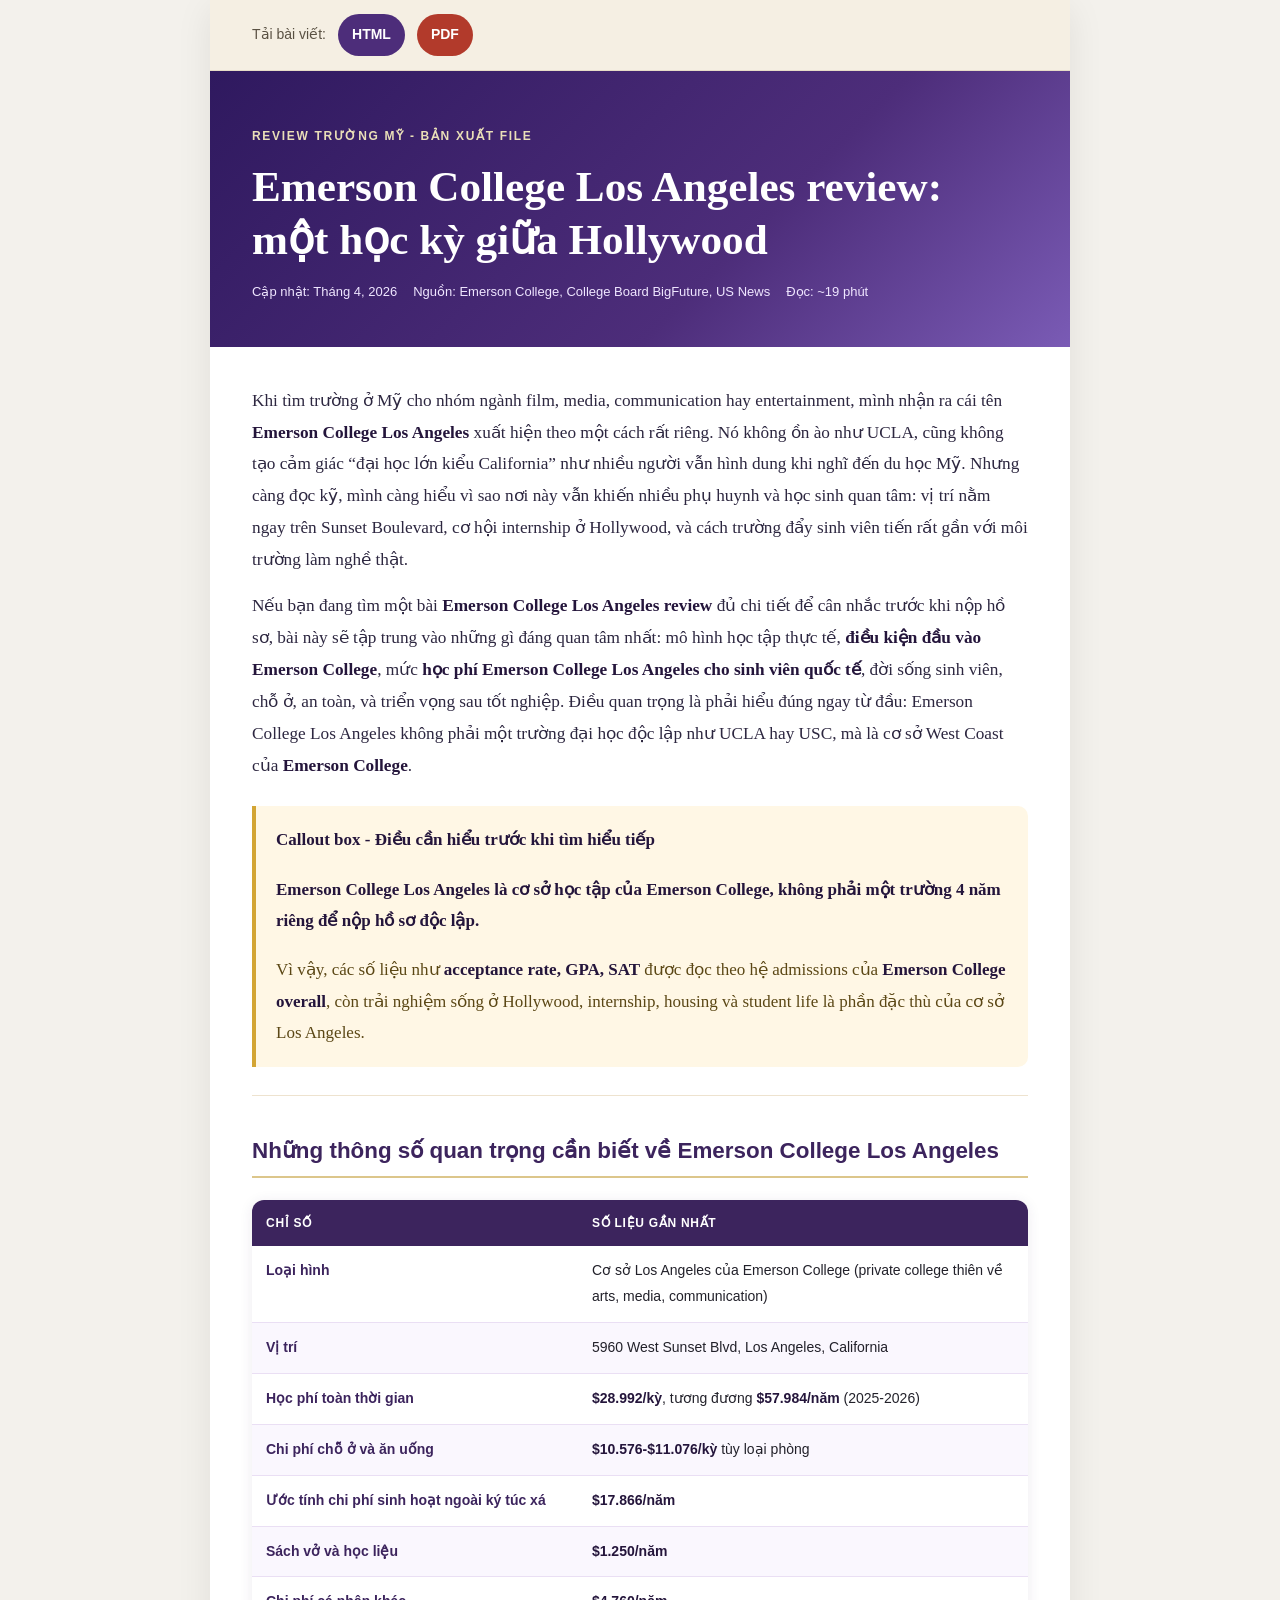
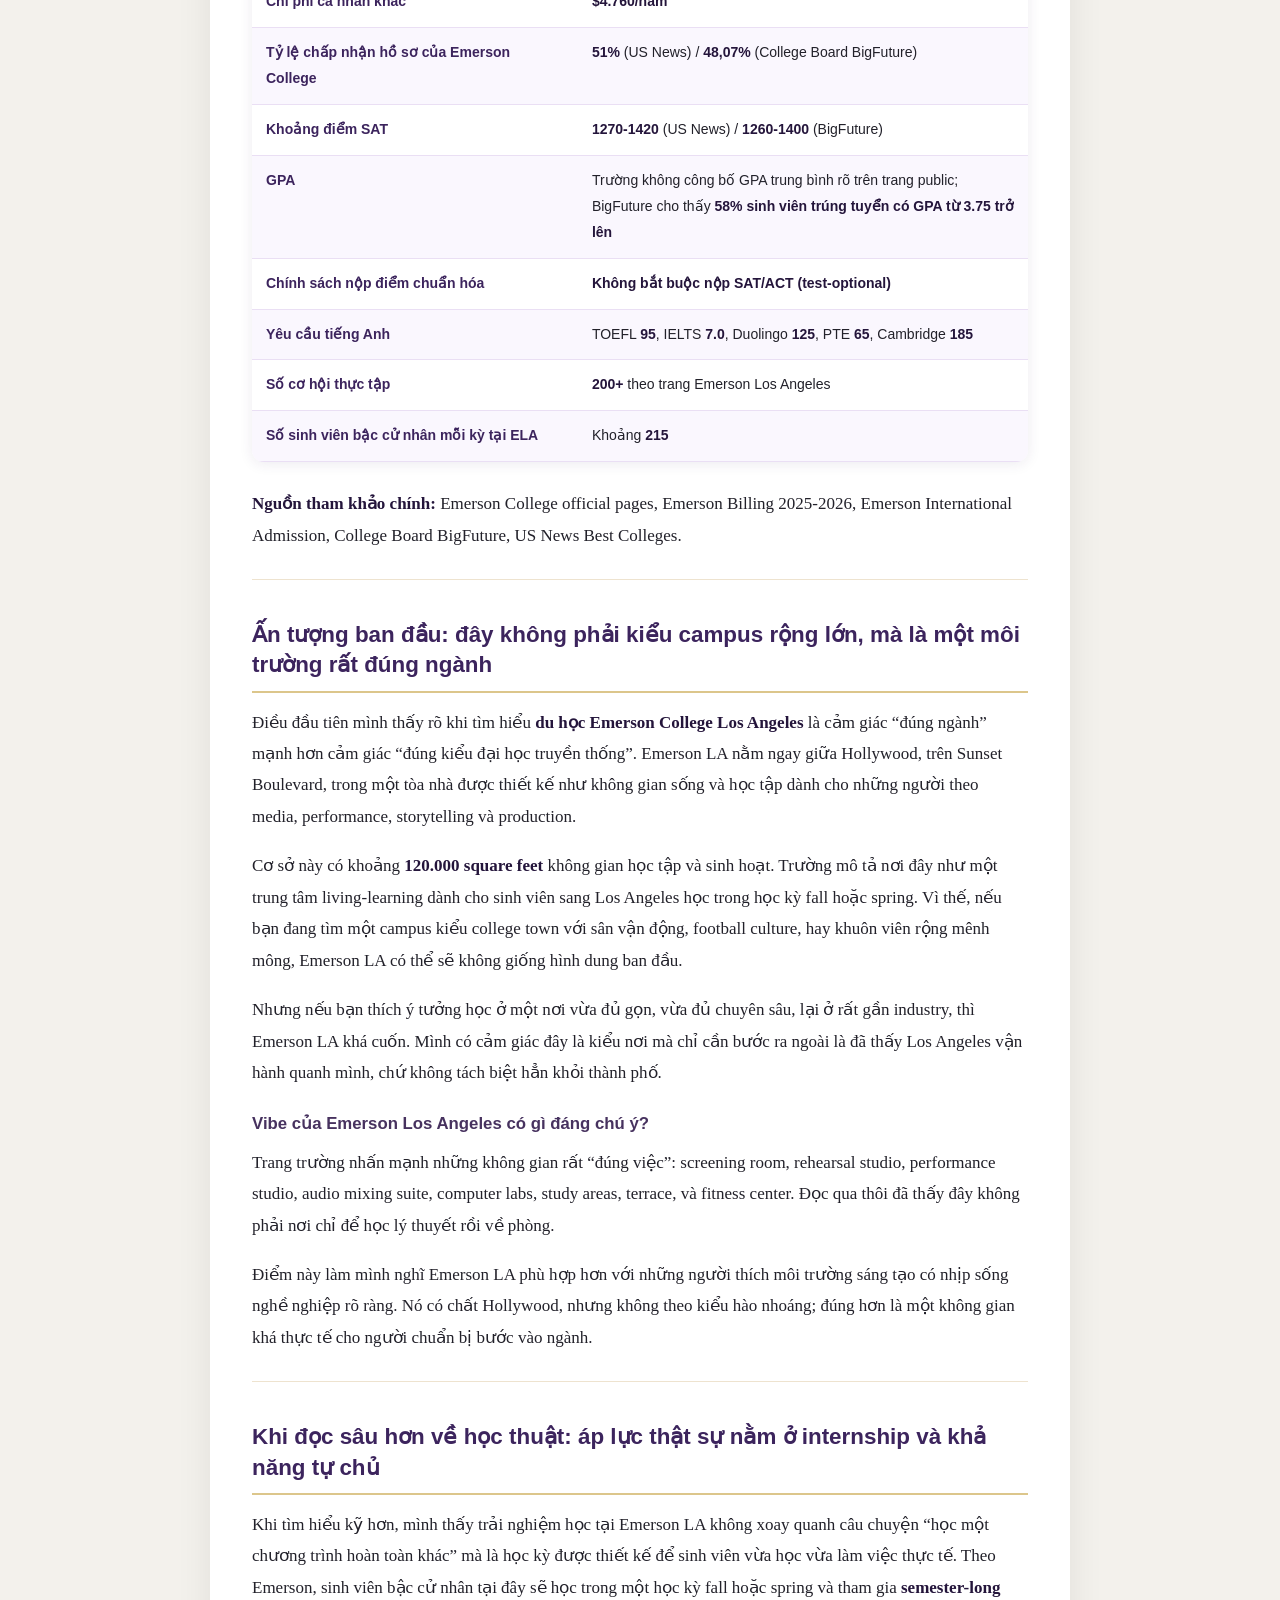
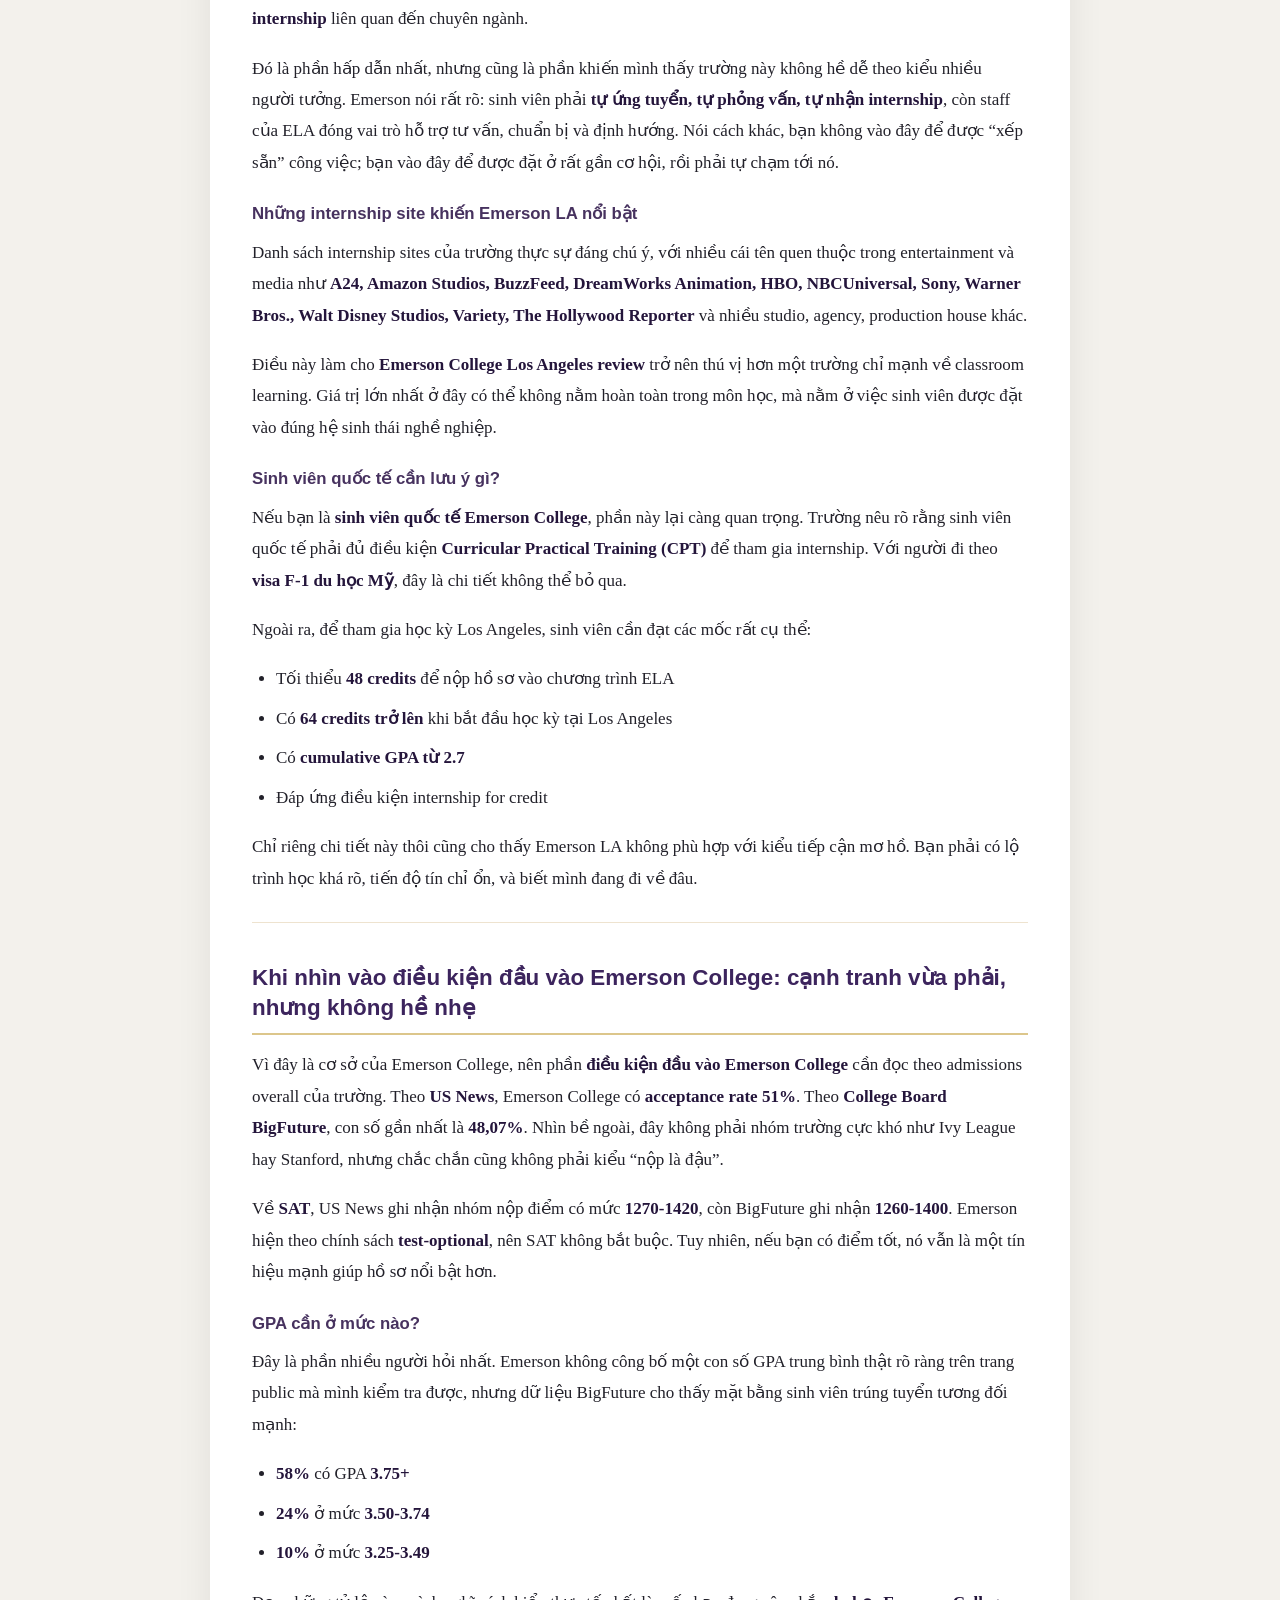
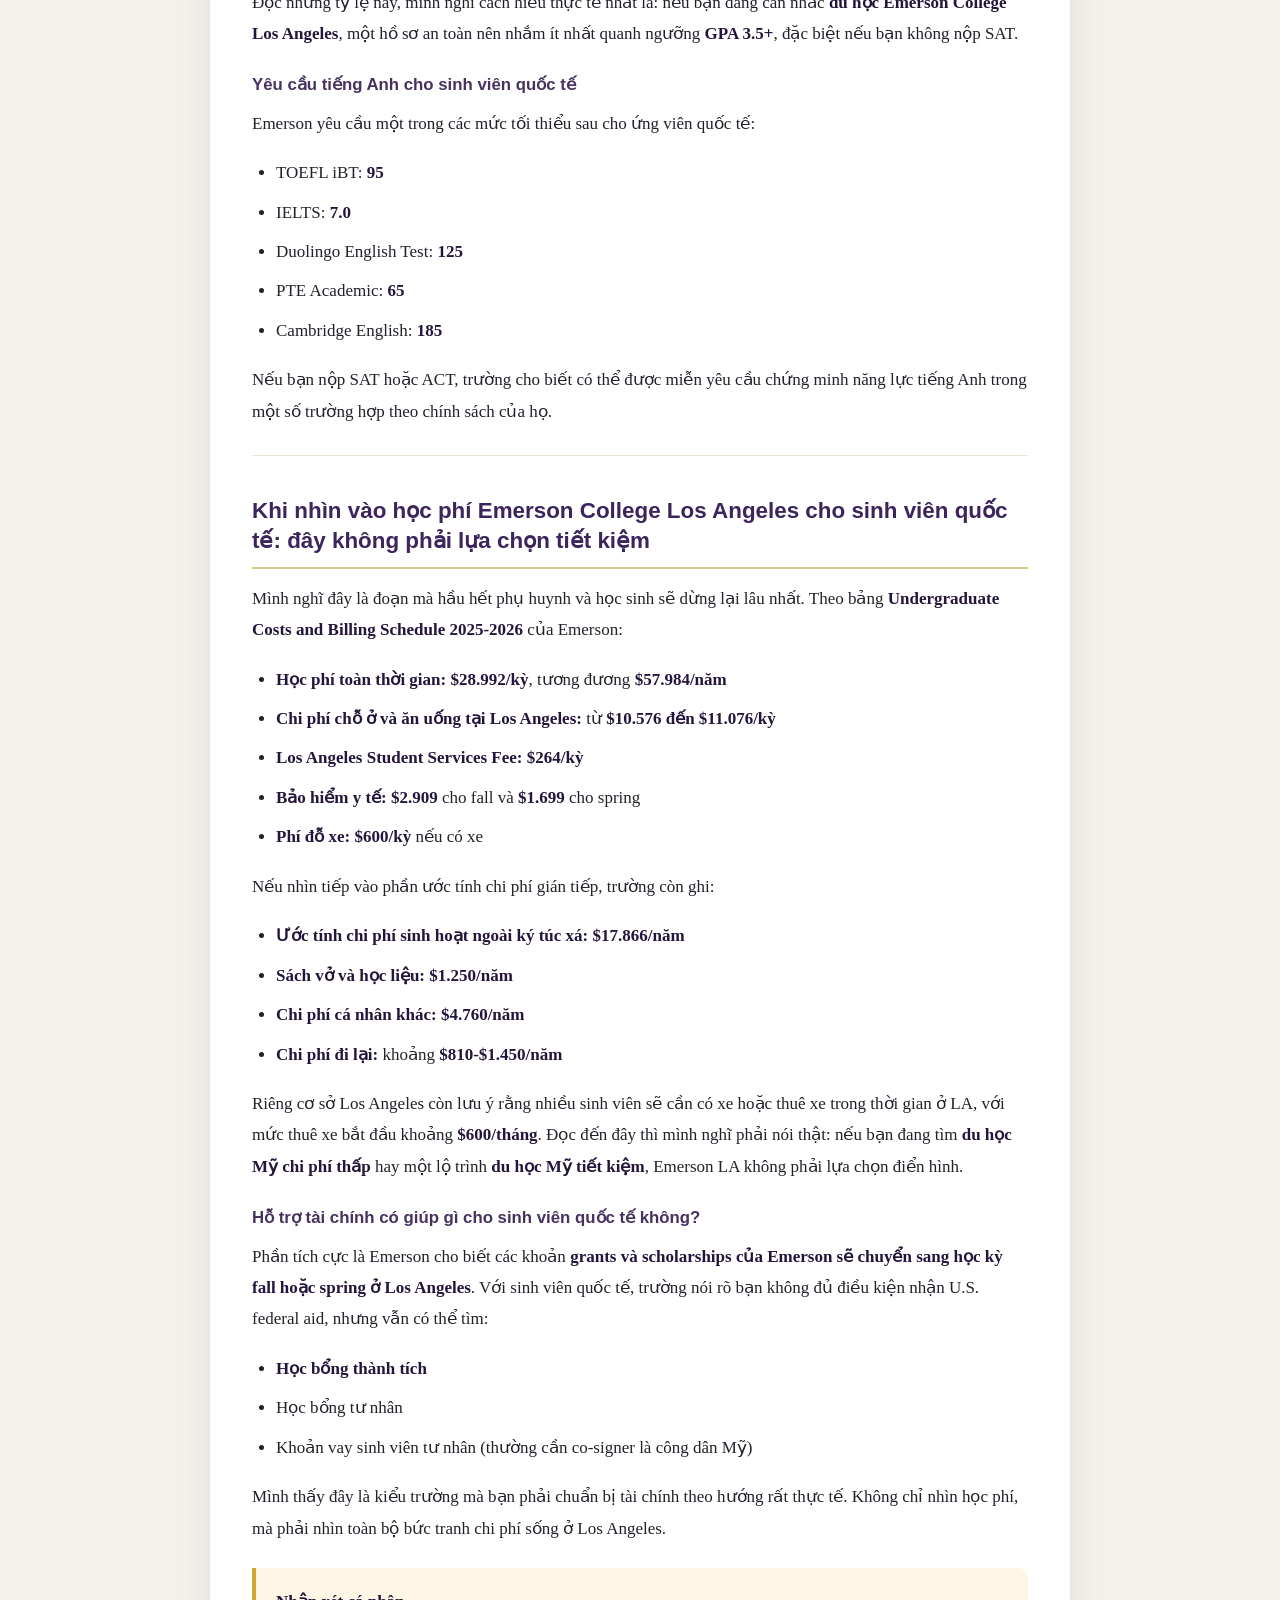
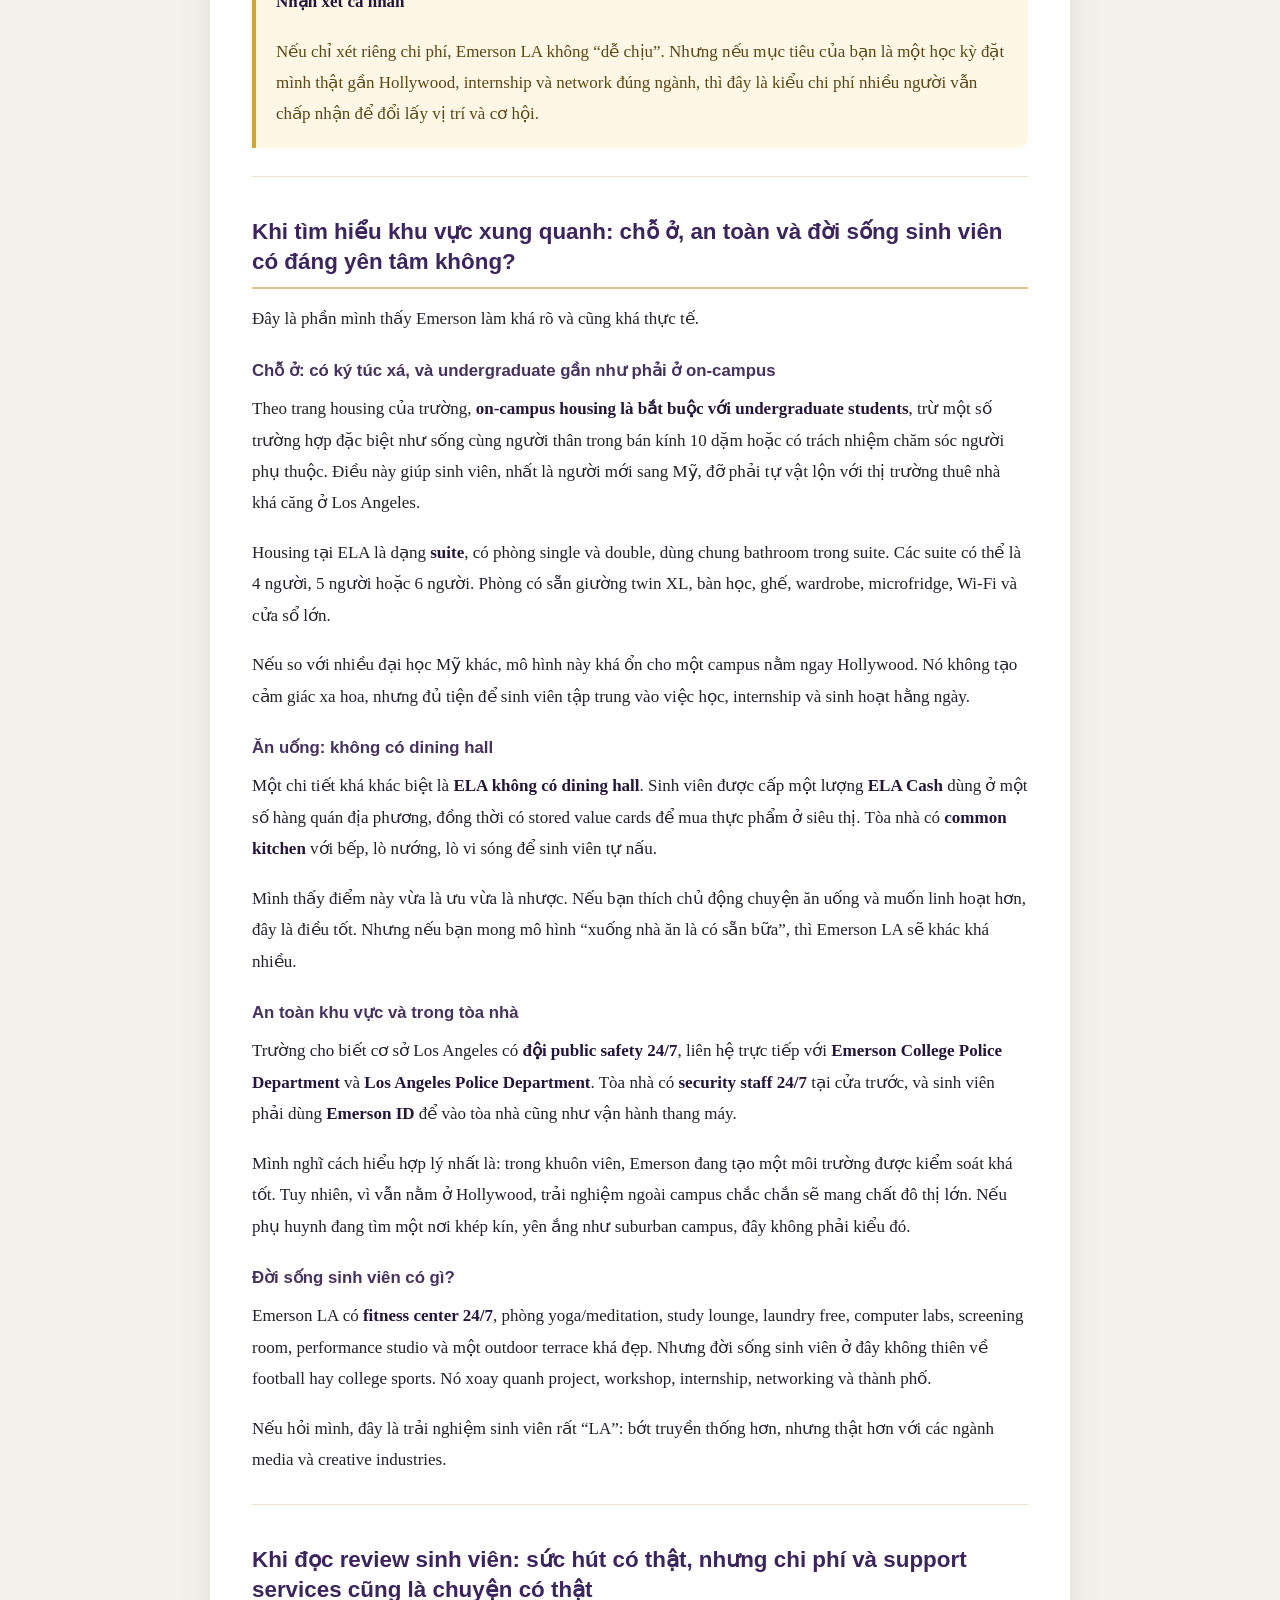
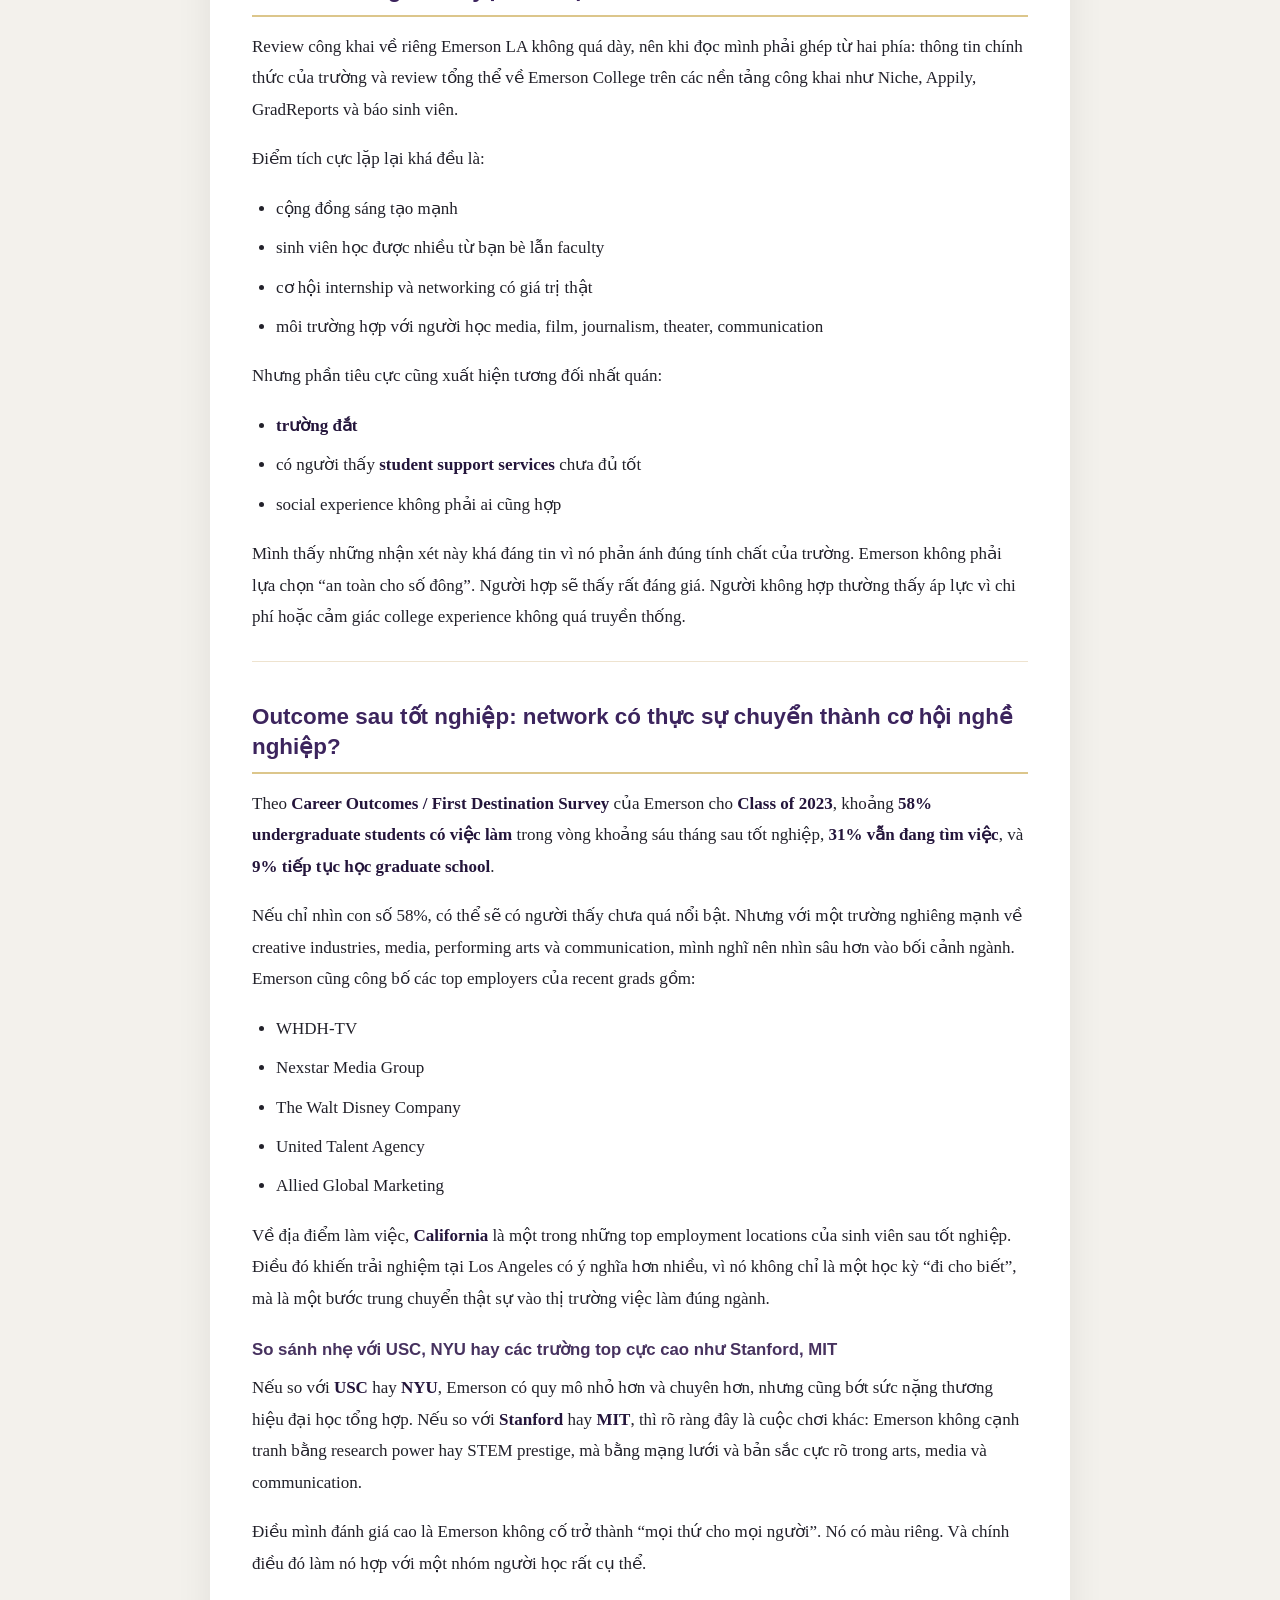
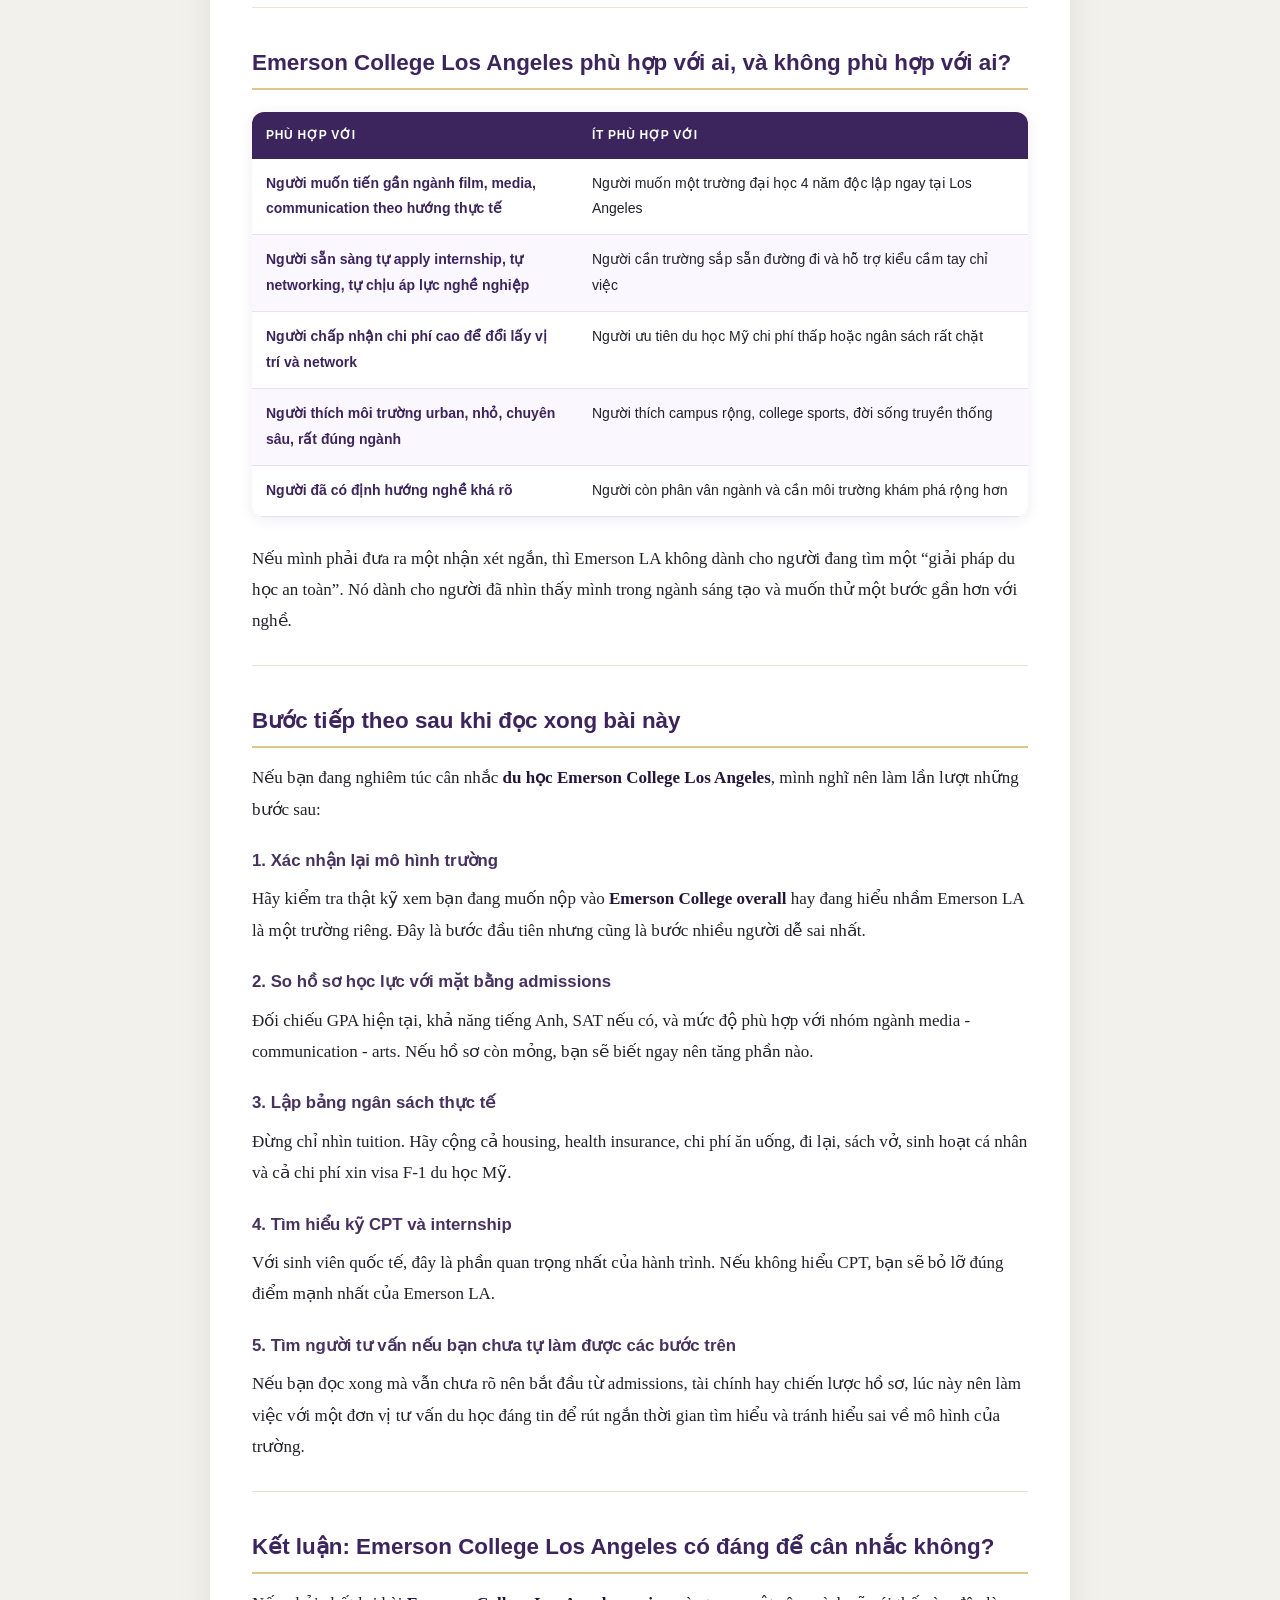
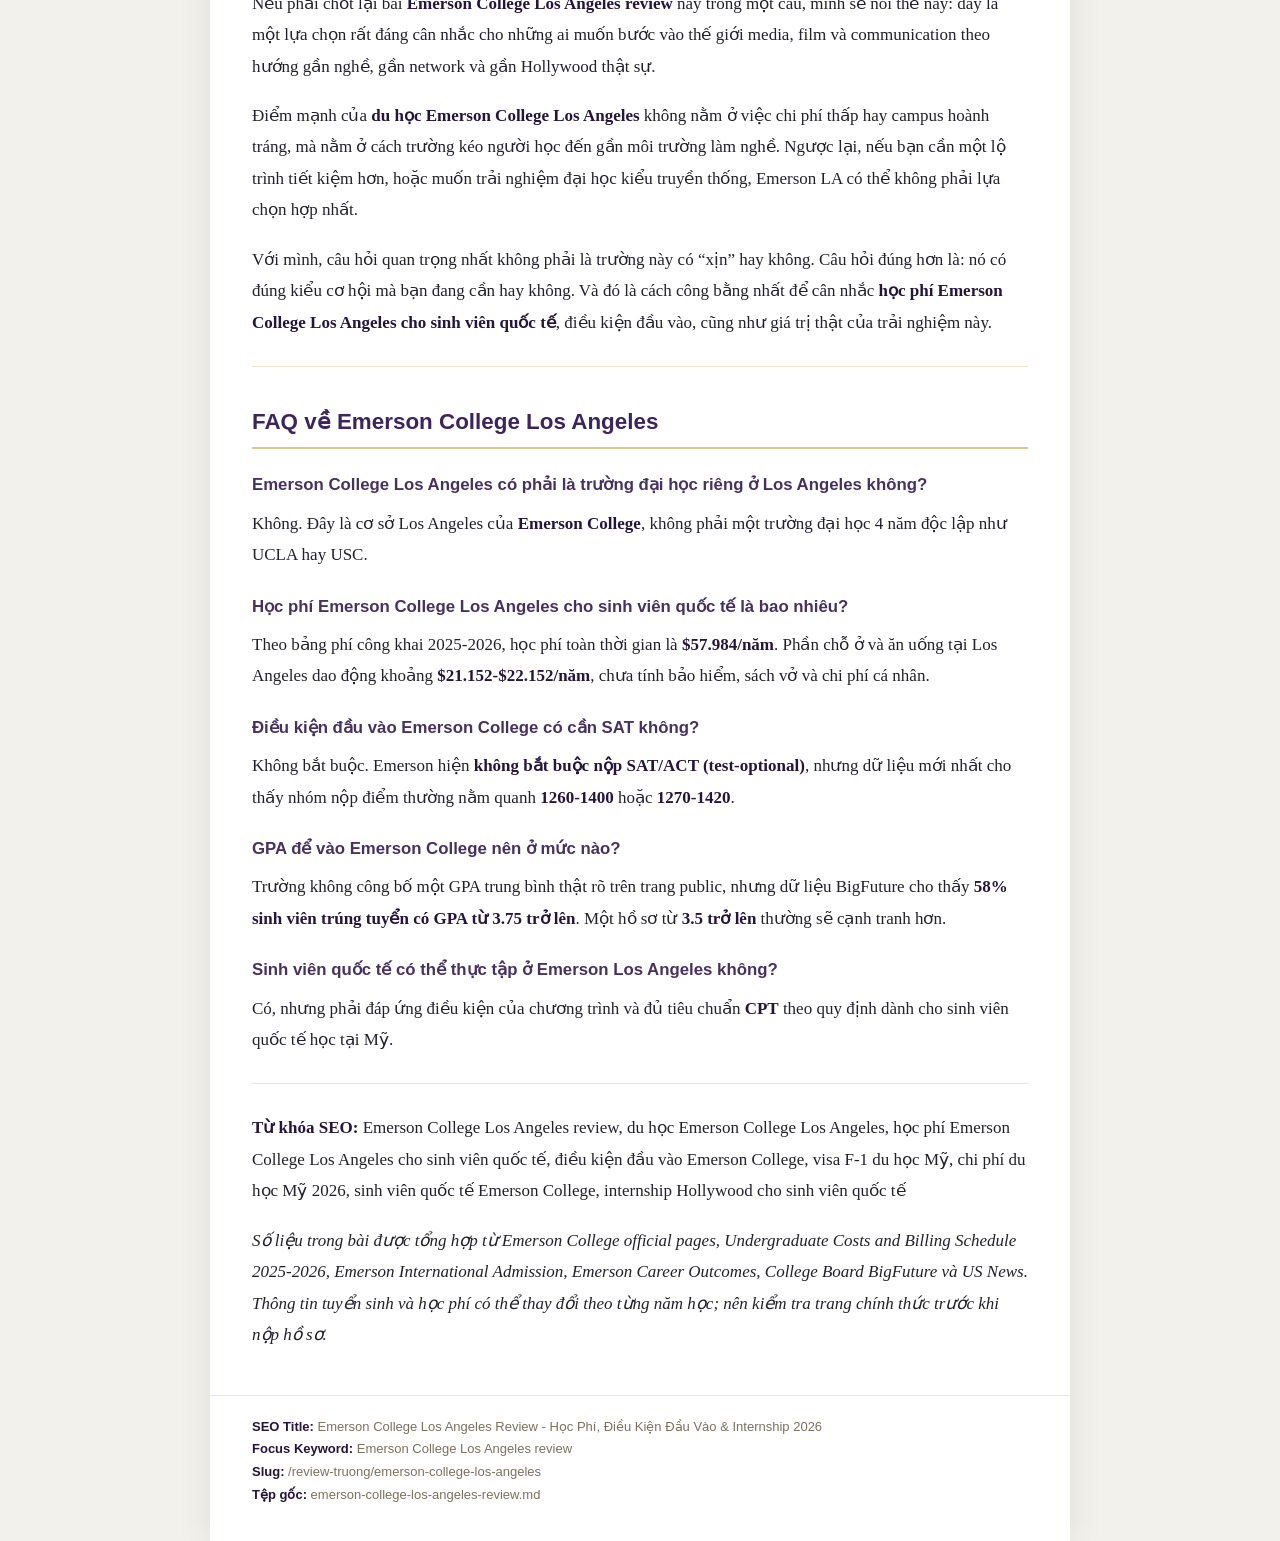
<file: output/emerson-college-los-angeles-review.html>
<!DOCTYPE html>
<html lang="vi">
<head>
  <meta charset="UTF-8" />
  <meta name="viewport" content="width=device-width, initial-scale=1.0" />
  <title>Emerson College Los Angeles Review - Học Phí, Điều Kiện Đầu Vào & Internship 2026</title>
  <meta name="description" content="Emerson College Los Angeles review chi tiết: học phí, SAT, GPA, acceptance rate, internship Hollywood và đời sống sinh viên. Đọc trước khi lên kế hoạch du học." />
  <meta name="keywords" content="Emerson College Los Angeles review, du học Emerson College Los Angeles, học phí Emerson College Los Angeles cho sinh viên quốc tế, điều kiện đầu vào Emerson College, visa F-1 du học Mỹ, chi phí du học Mỹ 2026" />
  <meta property="og:title" content="Emerson College Los Angeles Review - Học Phí, Điều Kiện Đầu Vào & Internship 2026" />
  <meta property="og:description" content="Emerson College Los Angeles review chi tiết: học phí, SAT, GPA, acceptance rate, internship Hollywood và đời sống sinh viên. Đọc trước khi lên kế hoạch du học." />
  <meta property="og:type" content="article" />
  <style>
    @page { size: A4; margin: 12mm; }
    * { box-sizing: border-box; }
    body { margin: 0; background: #f3f1ec; color: #22212a; font-family: Georgia, 'Times New Roman', serif; line-height: 1.85; font-size: 17px; }
    .page { max-width: 860px; margin: 0 auto; background: #ffffff; box-shadow: 0 8px 34px rgba(0,0,0,0.08); }
    .download-bar { display: flex; flex-wrap: wrap; gap: 12px; align-items: center; padding: 14px 42px; background: #f5efe3; border-bottom: 1px solid #e6dcc7; font-family: Arial, sans-serif; font-size: 14px; }
    .download-bar span { color: #5a5143; }
    .download-bar a { text-decoration: none; background: #4d2d7a; color: #fff; padding: 8px 14px; border-radius: 999px; font-weight: 700; }
    .download-bar a.pdf { background: #b23a2b; }
    .hero { padding: 54px 42px 42px; background: linear-gradient(135deg, #2f195f 0%, #4d2d7a 62%, #7a5bb5 100%); color: #fff; }
    .hero .eyebrow { font-family: Arial, sans-serif; font-size: 12px; text-transform: uppercase; letter-spacing: 0.14em; color: #eadfb8; font-weight: 700; margin-bottom: 14px; }
    .hero h1 { margin: 0 0 14px; font-size: clamp(1.9rem, 4vw, 2.7rem); line-height: 1.22; max-width: 700px; }
    .hero-meta { display: flex; flex-wrap: wrap; gap: 16px; font-family: Arial, sans-serif; font-size: 13px; color: #efe6ff; }
    .article { padding: 38px 42px 26px; }
    .intro { font-size: 1.08rem; color: #2d2740; margin-bottom: 20px; }
    .intro-secondary { margin-top: -6px; }
    h2 { margin: 40px 0 14px; padding-bottom: 10px; border-bottom: 2px solid #dcc68b; font-family: Arial, sans-serif; font-size: 1.4rem; line-height: 1.35; color: #3c245d; }
    h3 { margin: 24px 0 10px; font-family: Arial, sans-serif; font-size: 1.05rem; color: #47325f; line-height: 1.45; }
    p { margin: 0 0 18px; }
    a { color: #4d2d7a; }
    strong { color: #24153b; }
    ul, ol { margin: 0 0 18px 24px; padding: 0; }
    li { margin-bottom: 8px; }
    .section-divider { border: 0; border-top: 1px solid #eee3cf; margin: 28px 0; }
    .stats-table { width: 100%; border-collapse: collapse; margin: 22px 0 26px; font-family: Arial, sans-serif; font-size: 14px; overflow: hidden; border-radius: 12px; box-shadow: 0 2px 14px rgba(60,36,93,0.09); }
    .stats-table th { text-align: left; background: #3c245d; color: #fff; padding: 12px 14px; font-size: 12px; text-transform: uppercase; letter-spacing: 0.06em; }
    .stats-table td { padding: 12px 14px; border-bottom: 1px solid #eadff4; vertical-align: top; }
    .stats-table tr:nth-child(even) td { background: #faf7fe; }
    .stats-table td:first-child { width: 42%; font-weight: 700; color: #3c245d; }
    .callout { margin: 24px 0; padding: 18px 20px; background: #fff7e5; border-left: 4px solid #d3a534; border-radius: 0 10px 10px 0; color: #5b4715; }
    .callout p:last-child { margin-bottom: 0; }
    .article-footer { padding: 20px 42px 34px; border-top: 1px solid #efe5d3; color: #7a715f; font-family: Arial, sans-serif; font-size: 13px; line-height: 1.75; }
    @media (max-width: 720px) { body { font-size: 16px; } .download-bar, .hero, .article, .article-footer { padding-left: 22px; padding-right: 22px; } .stats-table td:first-child { width: auto; } }
    @media print { body { background: #fff; font-size: 12pt; } .page { max-width: 100%; box-shadow: none; } .download-bar { display: none; } .hero, .stats-table th, .callout { -webkit-print-color-adjust: exact; print-color-adjust: exact; } h2, h3 { page-break-after: avoid; } table, .callout { page-break-inside: avoid; } }
  </style>
</head>
<body>
  <main class="page">
    <div class="download-bar">
      <span>Tải bài viết:</span>
      <a href="emerson-college-los-angeles-review.html" download>HTML</a>
      <a class="pdf" href="emerson-college-los-angeles-review.pdf" download>PDF</a>
    </div>
    <header class="hero">
      <div class="eyebrow">Review trường Mỹ - Bản xuất file</div>
      <h1>Emerson College Los Angeles review: một học kỳ giữa Hollywood</h1>
      <div class="hero-meta">
        <span>Cập nhật: Tháng 4, 2026</span>
        <span>Nguồn: Emerson College, College Board BigFuture, US News</span>
        <span>Đọc: ~19 phút</span>
      </div>
    </header>
    <article class="article">
      <p class="intro">Khi tìm trường ở Mỹ cho nhóm ngành film, media, communication hay entertainment, mình nhận ra cái tên <strong>Emerson College Los Angeles</strong> xuất hiện theo một cách rất riêng. Nó không ồn ào như UCLA, cũng không tạo cảm giác &ldquo;đại học lớn kiểu California&rdquo; như nhiều người vẫn hình dung khi nghĩ đến du học Mỹ. Nhưng càng đọc kỹ, mình càng hiểu vì sao nơi này vẫn khiến nhiều phụ huynh và học sinh quan tâm: vị trí nằm ngay trên Sunset Boulevard, cơ hội internship ở Hollywood, và cách trường đẩy sinh viên tiến rất gần với môi trường làm nghề thật.</p>
<p class="intro intro-secondary">Nếu bạn đang tìm một bài <strong>Emerson College Los Angeles review</strong> đủ chi tiết để cân nhắc trước khi nộp hồ sơ, bài này sẽ tập trung vào những gì đáng quan tâm nhất: mô hình học tập thực tế, <strong>điều kiện đầu vào Emerson College</strong>, mức <strong>học phí Emerson College Los Angeles cho sinh viên quốc tế</strong>, đời sống sinh viên, chỗ ở, an toàn, và triển vọng sau tốt nghiệp. Điều quan trọng là phải hiểu đúng ngay từ đầu: Emerson College Los Angeles không phải một trường đại học độc lập như UCLA hay USC, mà là cơ sở West Coast của <strong>Emerson College</strong>.</p>
<div class="callout">
<p><strong>Callout box - Điều cần hiểu trước khi tìm hiểu tiếp</strong></p>
<p><strong>Emerson College Los Angeles là cơ sở học tập của Emerson College, không phải một trường 4 năm riêng để nộp hồ sơ độc lập.</strong></p>
<p>Vì vậy, các số liệu như <strong>acceptance rate, GPA, SAT</strong> được đọc theo hệ admissions của <strong>Emerson College overall</strong>, còn trải nghiệm sống ở Hollywood, internship, housing và student life là phần đặc thù của cơ sở Los Angeles.</p>
</div>
<hr class="section-divider" />
<h2>Những thông số quan trọng cần biết về Emerson College Los Angeles</h2>
<table class="stats-table">
<thead>
<tr>
<th>Chỉ số</th>
<th>Số liệu gần nhất</th>
</tr>
</thead>
<tbody>
<tr>
<td>Loại hình</td>
<td>Cơ sở Los Angeles của Emerson College (private college thiên về arts, media, communication)</td>
</tr>
<tr>
<td>Vị trí</td>
<td>5960 West Sunset Blvd, Los Angeles, California</td>
</tr>
<tr>
<td>Học phí toàn thời gian</td>
<td><strong>$28.992/kỳ</strong>, tương đương <strong>$57.984/năm</strong> (2025-2026)</td>
</tr>
<tr>
<td>Chi phí chỗ ở và ăn uống</td>
<td><strong>$10.576-$11.076/kỳ</strong> tùy loại phòng</td>
</tr>
<tr>
<td>Ước tính chi phí sinh hoạt ngoài ký túc xá</td>
<td><strong>$17.866/năm</strong></td>
</tr>
<tr>
<td>Sách vở và học liệu</td>
<td><strong>$1.250/năm</strong></td>
</tr>
<tr>
<td>Chi phí cá nhân khác</td>
<td><strong>$4.760/năm</strong></td>
</tr>
<tr>
<td>Tỷ lệ chấp nhận hồ sơ của Emerson College</td>
<td><strong>51%</strong> (US News) / <strong>48,07%</strong> (College Board BigFuture)</td>
</tr>
<tr>
<td>Khoảng điểm SAT</td>
<td><strong>1270-1420</strong> (US News) / <strong>1260-1400</strong> (BigFuture)</td>
</tr>
<tr>
<td>GPA</td>
<td>Trường không công bố GPA trung bình rõ trên trang public; BigFuture cho thấy <strong>58% sinh viên trúng tuyển có GPA từ 3.75 trở lên</strong></td>
</tr>
<tr>
<td>Chính sách nộp điểm chuẩn hóa</td>
<td><strong>Không bắt buộc nộp SAT/ACT (test-optional)</strong></td>
</tr>
<tr>
<td>Yêu cầu tiếng Anh</td>
<td>TOEFL <strong>95</strong>, IELTS <strong>7.0</strong>, Duolingo <strong>125</strong>, PTE <strong>65</strong>, Cambridge <strong>185</strong></td>
</tr>
<tr>
<td>Số cơ hội thực tập</td>
<td><strong>200+</strong> theo trang Emerson Los Angeles</td>
</tr>
<tr>
<td>Số sinh viên bậc cử nhân mỗi kỳ tại ELA</td>
<td>Khoảng <strong>215</strong></td>
</tr>
</tbody>
</table>
<p><strong>Nguồn tham khảo chính:</strong> Emerson College official pages, Emerson Billing 2025-2026, Emerson International Admission, College Board BigFuture, US News Best Colleges.</p>
<hr class="section-divider" />
<h2>Ấn tượng ban đầu: đây không phải kiểu campus rộng lớn, mà là một môi trường rất đúng ngành</h2>
<p>Điều đầu tiên mình thấy rõ khi tìm hiểu <strong>du học Emerson College Los Angeles</strong> là cảm giác &ldquo;đúng ngành&rdquo; mạnh hơn cảm giác &ldquo;đúng kiểu đại học truyền thống&rdquo;. Emerson LA nằm ngay giữa Hollywood, trên Sunset Boulevard, trong một tòa nhà được thiết kế như không gian sống và học tập dành cho những người theo media, performance, storytelling và production.</p>
<p>Cơ sở này có khoảng <strong>120.000 square feet</strong> không gian học tập và sinh hoạt. Trường mô tả nơi đây như một trung tâm living-learning dành cho sinh viên sang Los Angeles học trong học kỳ fall hoặc spring. Vì thế, nếu bạn đang tìm một campus kiểu college town với sân vận động, football culture, hay khuôn viên rộng mênh mông, Emerson LA có thể sẽ không giống hình dung ban đầu.</p>
<p>Nhưng nếu bạn thích ý tưởng học ở một nơi vừa đủ gọn, vừa đủ chuyên sâu, lại ở rất gần industry, thì Emerson LA khá cuốn. Mình có cảm giác đây là kiểu nơi mà chỉ cần bước ra ngoài là đã thấy Los Angeles vận hành quanh mình, chứ không tách biệt hẳn khỏi thành phố.</p>
<h3>Vibe của Emerson Los Angeles có gì đáng chú ý?</h3>
<p>Trang trường nhấn mạnh những không gian rất &ldquo;đúng việc&rdquo;: screening room, rehearsal studio, performance studio, audio mixing suite, computer labs, study areas, terrace, và fitness center. Đọc qua thôi đã thấy đây không phải nơi chỉ để học lý thuyết rồi về phòng.</p>
<p>Điểm này làm mình nghĩ Emerson LA phù hợp hơn với những người thích môi trường sáng tạo có nhịp sống nghề nghiệp rõ ràng. Nó có chất Hollywood, nhưng không theo kiểu hào nhoáng; đúng hơn là một không gian khá thực tế cho người chuẩn bị bước vào ngành.</p>
<hr class="section-divider" />
<h2>Khi đọc sâu hơn về học thuật: áp lực thật sự nằm ở internship và khả năng tự chủ</h2>
<p>Khi tìm hiểu kỹ hơn, mình thấy trải nghiệm học tại Emerson LA không xoay quanh câu chuyện &ldquo;học một chương trình hoàn toàn khác&rdquo; mà là học kỳ được thiết kế để sinh viên vừa học vừa làm việc thực tế. Theo Emerson, sinh viên bậc cử nhân tại đây sẽ học trong một học kỳ fall hoặc spring và tham gia <strong>semester-long internship</strong> liên quan đến chuyên ngành.</p>
<p>Đó là phần hấp dẫn nhất, nhưng cũng là phần khiến mình thấy trường này không hề dễ theo kiểu nhiều người tưởng. Emerson nói rất rõ: sinh viên phải <strong>tự ứng tuyển, tự phỏng vấn, tự nhận internship</strong>, còn staff của ELA đóng vai trò hỗ trợ tư vấn, chuẩn bị và định hướng. Nói cách khác, bạn không vào đây để được &ldquo;xếp sẵn&rdquo; công việc; bạn vào đây để được đặt ở rất gần cơ hội, rồi phải tự chạm tới nó.</p>
<h3>Những internship site khiến Emerson LA nổi bật</h3>
<p>Danh sách internship sites của trường thực sự đáng chú ý, với nhiều cái tên quen thuộc trong entertainment và media như <strong>A24, Amazon Studios, BuzzFeed, DreamWorks Animation, HBO, NBCUniversal, Sony, Warner Bros., Walt Disney Studios, Variety, The Hollywood Reporter</strong> và nhiều studio, agency, production house khác.</p>
<p>Điều này làm cho <strong>Emerson College Los Angeles review</strong> trở nên thú vị hơn một trường chỉ mạnh về classroom learning. Giá trị lớn nhất ở đây có thể không nằm hoàn toàn trong môn học, mà nằm ở việc sinh viên được đặt vào đúng hệ sinh thái nghề nghiệp.</p>
<h3>Sinh viên quốc tế cần lưu ý gì?</h3>
<p>Nếu bạn là <strong>sinh viên quốc tế Emerson College</strong>, phần này lại càng quan trọng. Trường nêu rõ rằng sinh viên quốc tế phải đủ điều kiện <strong>Curricular Practical Training (CPT)</strong> để tham gia internship. Với người đi theo <strong>visa F-1 du học Mỹ</strong>, đây là chi tiết không thể bỏ qua.</p>
<p>Ngoài ra, để tham gia học kỳ Los Angeles, sinh viên cần đạt các mốc rất cụ thể:</p>
<ul>
<li>Tối thiểu <strong>48 credits</strong> để nộp hồ sơ vào chương trình ELA</li>
<li>Có <strong>64 credits trở lên</strong> khi bắt đầu học kỳ tại Los Angeles</li>
<li>Có <strong>cumulative GPA từ 2.7</strong></li>
<li>Đáp ứng điều kiện internship for credit</li>
</ul>
<p>Chỉ riêng chi tiết này thôi cũng cho thấy Emerson LA không phù hợp với kiểu tiếp cận mơ hồ. Bạn phải có lộ trình học khá rõ, tiến độ tín chỉ ổn, và biết mình đang đi về đâu.</p>
<hr class="section-divider" />
<h2>Khi nhìn vào điều kiện đầu vào Emerson College: cạnh tranh vừa phải, nhưng không hề nhẹ</h2>
<p>Vì đây là cơ sở của Emerson College, nên phần <strong>điều kiện đầu vào Emerson College</strong> cần đọc theo admissions overall của trường. Theo <strong>US News</strong>, Emerson College có <strong>acceptance rate 51%</strong>. Theo <strong>College Board BigFuture</strong>, con số gần nhất là <strong>48,07%</strong>. Nhìn bề ngoài, đây không phải nhóm trường cực khó như Ivy League hay Stanford, nhưng chắc chắn cũng không phải kiểu &ldquo;nộp là đậu&rdquo;.</p>
<p>Về <strong>SAT</strong>, US News ghi nhận nhóm nộp điểm có mức <strong>1270-1420</strong>, còn BigFuture ghi nhận <strong>1260-1400</strong>. Emerson hiện theo chính sách <strong>test-optional</strong>, nên SAT không bắt buộc. Tuy nhiên, nếu bạn có điểm tốt, nó vẫn là một tín hiệu mạnh giúp hồ sơ nổi bật hơn.</p>
<h3>GPA cần ở mức nào?</h3>
<p>Đây là phần nhiều người hỏi nhất. Emerson không công bố một con số GPA trung bình thật rõ ràng trên trang public mà mình kiểm tra được, nhưng dữ liệu BigFuture cho thấy mặt bằng sinh viên trúng tuyển tương đối mạnh:</p>
<ul>
<li><strong>58%</strong> có GPA <strong>3.75+</strong></li>
<li><strong>24%</strong> ở mức <strong>3.50-3.74</strong></li>
<li><strong>10%</strong> ở mức <strong>3.25-3.49</strong></li>
</ul>
<p>Đọc những tỷ lệ này, mình nghĩ cách hiểu thực tế nhất là: nếu bạn đang cân nhắc <strong>du học Emerson College Los Angeles</strong>, một hồ sơ an toàn nên nhắm ít nhất quanh ngưỡng <strong>GPA 3.5+</strong>, đặc biệt nếu bạn không nộp SAT.</p>
<h3>Yêu cầu tiếng Anh cho sinh viên quốc tế</h3>
<p>Emerson yêu cầu một trong các mức tối thiểu sau cho ứng viên quốc tế:</p>
<ul>
<li>TOEFL iBT: <strong>95</strong></li>
<li>IELTS: <strong>7.0</strong></li>
<li>Duolingo English Test: <strong>125</strong></li>
<li>PTE Academic: <strong>65</strong></li>
<li>Cambridge English: <strong>185</strong></li>
</ul>
<p>Nếu bạn nộp SAT hoặc ACT, trường cho biết có thể được miễn yêu cầu chứng minh năng lực tiếng Anh trong một số trường hợp theo chính sách của họ.</p>
<hr class="section-divider" />
<h2>Khi nhìn vào học phí Emerson College Los Angeles cho sinh viên quốc tế: đây không phải lựa chọn tiết kiệm</h2>
<p>Mình nghĩ đây là đoạn mà hầu hết phụ huynh và học sinh sẽ dừng lại lâu nhất. Theo bảng <strong>Undergraduate Costs and Billing Schedule 2025-2026</strong> của Emerson:</p>
<ul>
<li><strong>Học phí toàn thời gian:</strong> <strong>$28.992/kỳ</strong>, tương đương <strong>$57.984/năm</strong></li>
<li><strong>Chi phí chỗ ở và ăn uống tại Los Angeles:</strong> từ <strong>$10.576 đến $11.076/kỳ</strong></li>
<li><strong>Los Angeles Student Services Fee:</strong> <strong>$264/kỳ</strong></li>
<li><strong>Bảo hiểm y tế:</strong> <strong>$2.909</strong> cho fall và <strong>$1.699</strong> cho spring</li>
<li><strong>Phí đỗ xe:</strong> <strong>$600/kỳ</strong> nếu có xe</li>
</ul>
<p>Nếu nhìn tiếp vào phần ước tính chi phí gián tiếp, trường còn ghi:</p>
<ul>
<li><strong>Ước tính chi phí sinh hoạt ngoài ký túc xá:</strong> <strong>$17.866/năm</strong></li>
<li><strong>Sách vở và học liệu:</strong> <strong>$1.250/năm</strong></li>
<li><strong>Chi phí cá nhân khác:</strong> <strong>$4.760/năm</strong></li>
<li><strong>Chi phí đi lại:</strong> khoảng <strong>$810-$1.450/năm</strong></li>
</ul>
<p>Riêng cơ sở Los Angeles còn lưu ý rằng nhiều sinh viên sẽ cần có xe hoặc thuê xe trong thời gian ở LA, với mức thuê xe bắt đầu khoảng <strong>$600/tháng</strong>. Đọc đến đây thì mình nghĩ phải nói thật: nếu bạn đang tìm <strong>du học Mỹ chi phí thấp</strong> hay một lộ trình <strong>du học Mỹ tiết kiệm</strong>, Emerson LA không phải lựa chọn điển hình.</p>
<h3>Hỗ trợ tài chính có giúp gì cho sinh viên quốc tế không?</h3>
<p>Phần tích cực là Emerson cho biết các khoản <strong>grants và scholarships của Emerson sẽ chuyển sang học kỳ fall hoặc spring ở Los Angeles</strong>. Với sinh viên quốc tế, trường nói rõ bạn không đủ điều kiện nhận U.S. federal aid, nhưng vẫn có thể tìm:</p>
<ul>
<li><strong>Học bổng thành tích</strong></li>
<li>Học bổng tư nhân</li>
<li>Khoản vay sinh viên tư nhân (thường cần co-signer là công dân Mỹ)</li>
</ul>
<p>Mình thấy đây là kiểu trường mà bạn phải chuẩn bị tài chính theo hướng rất thực tế. Không chỉ nhìn học phí, mà phải nhìn toàn bộ bức tranh chi phí sống ở Los Angeles.</p>
<div class="callout">
<p><strong>Nhận xét cá nhân</strong></p>
<p>Nếu chỉ xét riêng chi phí, Emerson LA không &ldquo;dễ chịu&rdquo;. Nhưng nếu mục tiêu của bạn là một học kỳ đặt mình thật gần Hollywood, internship và network đúng ngành, thì đây là kiểu chi phí nhiều người vẫn chấp nhận để đổi lấy vị trí và cơ hội.</p>
</div>
<hr class="section-divider" />
<h2>Khi tìm hiểu khu vực xung quanh: chỗ ở, an toàn và đời sống sinh viên có đáng yên tâm không?</h2>
<p>Đây là phần mình thấy Emerson làm khá rõ và cũng khá thực tế.</p>
<h3>Chỗ ở: có ký túc xá, và undergraduate gần như phải ở on-campus</h3>
<p>Theo trang housing của trường, <strong>on-campus housing là bắt buộc với undergraduate students</strong>, trừ một số trường hợp đặc biệt như sống cùng người thân trong bán kính 10 dặm hoặc có trách nhiệm chăm sóc người phụ thuộc. Điều này giúp sinh viên, nhất là người mới sang Mỹ, đỡ phải tự vật lộn với thị trường thuê nhà khá căng ở Los Angeles.</p>
<p>Housing tại ELA là dạng <strong>suite</strong>, có phòng single và double, dùng chung bathroom trong suite. Các suite có thể là 4 người, 5 người hoặc 6 người. Phòng có sẵn giường twin XL, bàn học, ghế, wardrobe, microfridge, Wi-Fi và cửa sổ lớn.</p>
<p>Nếu so với nhiều đại học Mỹ khác, mô hình này khá ổn cho một campus nằm ngay Hollywood. Nó không tạo cảm giác xa hoa, nhưng đủ tiện để sinh viên tập trung vào việc học, internship và sinh hoạt hằng ngày.</p>
<h3>Ăn uống: không có dining hall</h3>
<p>Một chi tiết khá khác biệt là <strong>ELA không có dining hall</strong>. Sinh viên được cấp một lượng <strong>ELA Cash</strong> dùng ở một số hàng quán địa phương, đồng thời có stored value cards để mua thực phẩm ở siêu thị. Tòa nhà có <strong>common kitchen</strong> với bếp, lò nướng, lò vi sóng để sinh viên tự nấu.</p>
<p>Mình thấy điểm này vừa là ưu vừa là nhược. Nếu bạn thích chủ động chuyện ăn uống và muốn linh hoạt hơn, đây là điều tốt. Nhưng nếu bạn mong mô hình &ldquo;xuống nhà ăn là có sẵn bữa&rdquo;, thì Emerson LA sẽ khác khá nhiều.</p>
<h3>An toàn khu vực và trong tòa nhà</h3>
<p>Trường cho biết cơ sở Los Angeles có <strong>đội public safety 24/7</strong>, liên hệ trực tiếp với <strong>Emerson College Police Department</strong> và <strong>Los Angeles Police Department</strong>. Tòa nhà có <strong>security staff 24/7</strong> tại cửa trước, và sinh viên phải dùng <strong>Emerson ID</strong> để vào tòa nhà cũng như vận hành thang máy.</p>
<p>Mình nghĩ cách hiểu hợp lý nhất là: trong khuôn viên, Emerson đang tạo một môi trường được kiểm soát khá tốt. Tuy nhiên, vì vẫn nằm ở Hollywood, trải nghiệm ngoài campus chắc chắn sẽ mang chất đô thị lớn. Nếu phụ huynh đang tìm một nơi khép kín, yên ắng như suburban campus, đây không phải kiểu đó.</p>
<h3>Đời sống sinh viên có gì?</h3>
<p>Emerson LA có <strong>fitness center 24/7</strong>, phòng yoga/meditation, study lounge, laundry free, computer labs, screening room, performance studio và một outdoor terrace khá đẹp. Nhưng đời sống sinh viên ở đây không thiên về football hay college sports. Nó xoay quanh project, workshop, internship, networking và thành phố.</p>
<p>Nếu hỏi mình, đây là trải nghiệm sinh viên rất &ldquo;LA&rdquo;: bớt truyền thống hơn, nhưng thật hơn với các ngành media và creative industries.</p>
<hr class="section-divider" />
<h2>Khi đọc review sinh viên: sức hút có thật, nhưng chi phí và support services cũng là chuyện có thật</h2>
<p>Review công khai về riêng Emerson LA không quá dày, nên khi đọc mình phải ghép từ hai phía: thông tin chính thức của trường và review tổng thể về Emerson College trên các nền tảng công khai như Niche, Appily, GradReports và báo sinh viên.</p>
<p>Điểm tích cực lặp lại khá đều là:</p>
<ul>
<li>cộng đồng sáng tạo mạnh</li>
<li>sinh viên học được nhiều từ bạn bè lẫn faculty</li>
<li>cơ hội internship và networking có giá trị thật</li>
<li>môi trường hợp với người học media, film, journalism, theater, communication</li>
</ul>
<p>Nhưng phần tiêu cực cũng xuất hiện tương đối nhất quán:</p>
<ul>
<li><strong>trường đắt</strong></li>
<li>có người thấy <strong>student support services</strong> chưa đủ tốt</li>
<li>social experience không phải ai cũng hợp</li>
</ul>
<p>Mình thấy những nhận xét này khá đáng tin vì nó phản ánh đúng tính chất của trường. Emerson không phải lựa chọn &ldquo;an toàn cho số đông&rdquo;. Người hợp sẽ thấy rất đáng giá. Người không hợp thường thấy áp lực vì chi phí hoặc cảm giác college experience không quá truyền thống.</p>
<hr class="section-divider" />
<h2>Outcome sau tốt nghiệp: network có thực sự chuyển thành cơ hội nghề nghiệp?</h2>
<p>Theo <strong>Career Outcomes / First Destination Survey</strong> của Emerson cho <strong>Class of 2023</strong>, khoảng <strong>58% undergraduate students có việc làm</strong> trong vòng khoảng sáu tháng sau tốt nghiệp, <strong>31% vẫn đang tìm việc</strong>, và <strong>9% tiếp tục học graduate school</strong>.</p>
<p>Nếu chỉ nhìn con số 58%, có thể sẽ có người thấy chưa quá nổi bật. Nhưng với một trường nghiêng mạnh về creative industries, media, performing arts và communication, mình nghĩ nên nhìn sâu hơn vào bối cảnh ngành. Emerson cũng công bố các top employers của recent grads gồm:</p>
<ul>
<li>WHDH-TV</li>
<li>Nexstar Media Group</li>
<li>The Walt Disney Company</li>
<li>United Talent Agency</li>
<li>Allied Global Marketing</li>
</ul>
<p>Về địa điểm làm việc, <strong>California</strong> là một trong những top employment locations của sinh viên sau tốt nghiệp. Điều đó khiến trải nghiệm tại Los Angeles có ý nghĩa hơn nhiều, vì nó không chỉ là một học kỳ &ldquo;đi cho biết&rdquo;, mà là một bước trung chuyển thật sự vào thị trường việc làm đúng ngành.</p>
<h3>So sánh nhẹ với USC, NYU hay các trường top cực cao như Stanford, MIT</h3>
<p>Nếu so với <strong>USC</strong> hay <strong>NYU</strong>, Emerson có quy mô nhỏ hơn và chuyên hơn, nhưng cũng bớt sức nặng thương hiệu đại học tổng hợp. Nếu so với <strong>Stanford</strong> hay <strong>MIT</strong>, thì rõ ràng đây là cuộc chơi khác: Emerson không cạnh tranh bằng research power hay STEM prestige, mà bằng mạng lưới và bản sắc cực rõ trong arts, media và communication.</p>
<p>Điều mình đánh giá cao là Emerson không cố trở thành &ldquo;mọi thứ cho mọi người&rdquo;. Nó có màu riêng. Và chính điều đó làm nó hợp với một nhóm người học rất cụ thể.</p>
<hr class="section-divider" />
<h2>Emerson College Los Angeles phù hợp với ai, và không phù hợp với ai?</h2>
<table class="stats-table">
<thead>
<tr>
<th>Phù hợp với</th>
<th>Ít phù hợp với</th>
</tr>
</thead>
<tbody>
<tr>
<td>Người muốn tiến gần ngành film, media, communication theo hướng thực tế</td>
<td>Người muốn một trường đại học 4 năm độc lập ngay tại Los Angeles</td>
</tr>
<tr>
<td>Người sẵn sàng tự apply internship, tự networking, tự chịu áp lực nghề nghiệp</td>
<td>Người cần trường sắp sẵn đường đi và hỗ trợ kiểu cầm tay chỉ việc</td>
</tr>
<tr>
<td>Người chấp nhận chi phí cao để đổi lấy vị trí và network</td>
<td>Người ưu tiên du học Mỹ chi phí thấp hoặc ngân sách rất chặt</td>
</tr>
<tr>
<td>Người thích môi trường urban, nhỏ, chuyên sâu, rất đúng ngành</td>
<td>Người thích campus rộng, college sports, đời sống truyền thống</td>
</tr>
<tr>
<td>Người đã có định hướng nghề khá rõ</td>
<td>Người còn phân vân ngành và cần môi trường khám phá rộng hơn</td>
</tr>
</tbody>
</table>
<p>Nếu mình phải đưa ra một nhận xét ngắn, thì Emerson LA không dành cho người đang tìm một &ldquo;giải pháp du học an toàn&rdquo;. Nó dành cho người đã nhìn thấy mình trong ngành sáng tạo và muốn thử một bước gần hơn với nghề.</p>
<hr class="section-divider" />
<h2>Bước tiếp theo sau khi đọc xong bài này</h2>
<p>Nếu bạn đang nghiêm túc cân nhắc <strong>du học Emerson College Los Angeles</strong>, mình nghĩ nên làm lần lượt những bước sau:</p>
<h3>1. Xác nhận lại mô hình trường</h3>
<p>Hãy kiểm tra thật kỹ xem bạn đang muốn nộp vào <strong>Emerson College overall</strong> hay đang hiểu nhầm Emerson LA là một trường riêng. Đây là bước đầu tiên nhưng cũng là bước nhiều người dễ sai nhất.</p>
<h3>2. So hồ sơ học lực với mặt bằng admissions</h3>
<p>Đối chiếu GPA hiện tại, khả năng tiếng Anh, SAT nếu có, và mức độ phù hợp với nhóm ngành media - communication - arts. Nếu hồ sơ còn mỏng, bạn sẽ biết ngay nên tăng phần nào.</p>
<h3>3. Lập bảng ngân sách thực tế</h3>
<p>Đừng chỉ nhìn tuition. Hãy cộng cả housing, health insurance, chi phí ăn uống, đi lại, sách vở, sinh hoạt cá nhân và cả chi phí xin visa F-1 du học Mỹ.</p>
<h3>4. Tìm hiểu kỹ CPT và internship</h3>
<p>Với sinh viên quốc tế, đây là phần quan trọng nhất của hành trình. Nếu không hiểu CPT, bạn sẽ bỏ lỡ đúng điểm mạnh nhất của Emerson LA.</p>
<h3>5. Tìm người tư vấn nếu bạn chưa tự làm được các bước trên</h3>
<p>Nếu bạn đọc xong mà vẫn chưa rõ nên bắt đầu từ admissions, tài chính hay chiến lược hồ sơ, lúc này nên làm việc với một đơn vị tư vấn du học đáng tin để rút ngắn thời gian tìm hiểu và tránh hiểu sai về mô hình của trường.</p>
<hr class="section-divider" />
<h2>Kết luận: Emerson College Los Angeles có đáng để cân nhắc không?</h2>
<p>Nếu phải chốt lại bài <strong>Emerson College Los Angeles review</strong> này trong một câu, mình sẽ nói thế này: đây là một lựa chọn rất đáng cân nhắc cho những ai muốn bước vào thế giới media, film và communication theo hướng gần nghề, gần network và gần Hollywood thật sự.</p>
<p>Điểm mạnh của <strong>du học Emerson College Los Angeles</strong> không nằm ở việc chi phí thấp hay campus hoành tráng, mà nằm ở cách trường kéo người học đến gần môi trường làm nghề. Ngược lại, nếu bạn cần một lộ trình tiết kiệm hơn, hoặc muốn trải nghiệm đại học kiểu truyền thống, Emerson LA có thể không phải lựa chọn hợp nhất.</p>
<p>Với mình, câu hỏi quan trọng nhất không phải là trường này có &ldquo;xịn&rdquo; hay không. Câu hỏi đúng hơn là: nó có đúng kiểu cơ hội mà bạn đang cần hay không. Và đó là cách công bằng nhất để cân nhắc <strong>học phí Emerson College Los Angeles cho sinh viên quốc tế</strong>, điều kiện đầu vào, cũng như giá trị thật của trải nghiệm này.</p>
<hr class="section-divider" />
<h2>FAQ về Emerson College Los Angeles</h2>
<h3>Emerson College Los Angeles có phải là trường đại học riêng ở Los Angeles không?</h3>
<p>Không. Đây là cơ sở Los Angeles của <strong>Emerson College</strong>, không phải một trường đại học 4 năm độc lập như UCLA hay USC.</p>
<h3>Học phí Emerson College Los Angeles cho sinh viên quốc tế là bao nhiêu?</h3>
<p>Theo bảng phí công khai 2025-2026, học phí toàn thời gian là <strong>$57.984/năm</strong>. Phần chỗ ở và ăn uống tại Los Angeles dao động khoảng <strong>$21.152-$22.152/năm</strong>, chưa tính bảo hiểm, sách vở và chi phí cá nhân.</p>
<h3>Điều kiện đầu vào Emerson College có cần SAT không?</h3>
<p>Không bắt buộc. Emerson hiện <strong>không bắt buộc nộp SAT/ACT (test-optional)</strong>, nhưng dữ liệu mới nhất cho thấy nhóm nộp điểm thường nằm quanh <strong>1260-1400</strong> hoặc <strong>1270-1420</strong>.</p>
<h3>GPA để vào Emerson College nên ở mức nào?</h3>
<p>Trường không công bố một GPA trung bình thật rõ trên trang public, nhưng dữ liệu BigFuture cho thấy <strong>58% sinh viên trúng tuyển có GPA từ 3.75 trở lên</strong>. Một hồ sơ từ <strong>3.5 trở lên</strong> thường sẽ cạnh tranh hơn.</p>
<h3>Sinh viên quốc tế có thể thực tập ở Emerson Los Angeles không?</h3>
<p>Có, nhưng phải đáp ứng điều kiện của chương trình và đủ tiêu chuẩn <strong>CPT</strong> theo quy định dành cho sinh viên quốc tế học tại Mỹ.</p>
<hr class="section-divider" />
<p><strong>Từ khóa SEO:</strong> Emerson College Los Angeles review, du học Emerson College Los Angeles, học phí Emerson College Los Angeles cho sinh viên quốc tế, điều kiện đầu vào Emerson College, visa F-1 du học Mỹ, chi phí du học Mỹ 2026, sinh viên quốc tế Emerson College, internship Hollywood cho sinh viên quốc tế</p>
<p><em>Số liệu trong bài được tổng hợp từ Emerson College official pages, Undergraduate Costs and Billing Schedule 2025-2026, Emerson International Admission, Emerson Career Outcomes, College Board BigFuture và US News. Thông tin tuyển sinh và học phí có thể thay đổi theo từng năm học; nên kiểm tra trang chính thức trước khi nộp hồ sơ.</em></p>
    </article>
    <footer class="article-footer">
      <div><strong>SEO Title:</strong> Emerson College Los Angeles Review - Học Phí, Điều Kiện Đầu Vào & Internship 2026</div>
      <div><strong>Focus Keyword:</strong> Emerson College Los Angeles review</div>
      <div><strong>Slug:</strong> /review-truong/emerson-college-los-angeles</div>
      <div><strong>Tệp gốc:</strong> emerson-college-los-angeles-review.md</div>
    </footer>
  </main>
</body>
</html>
</file>
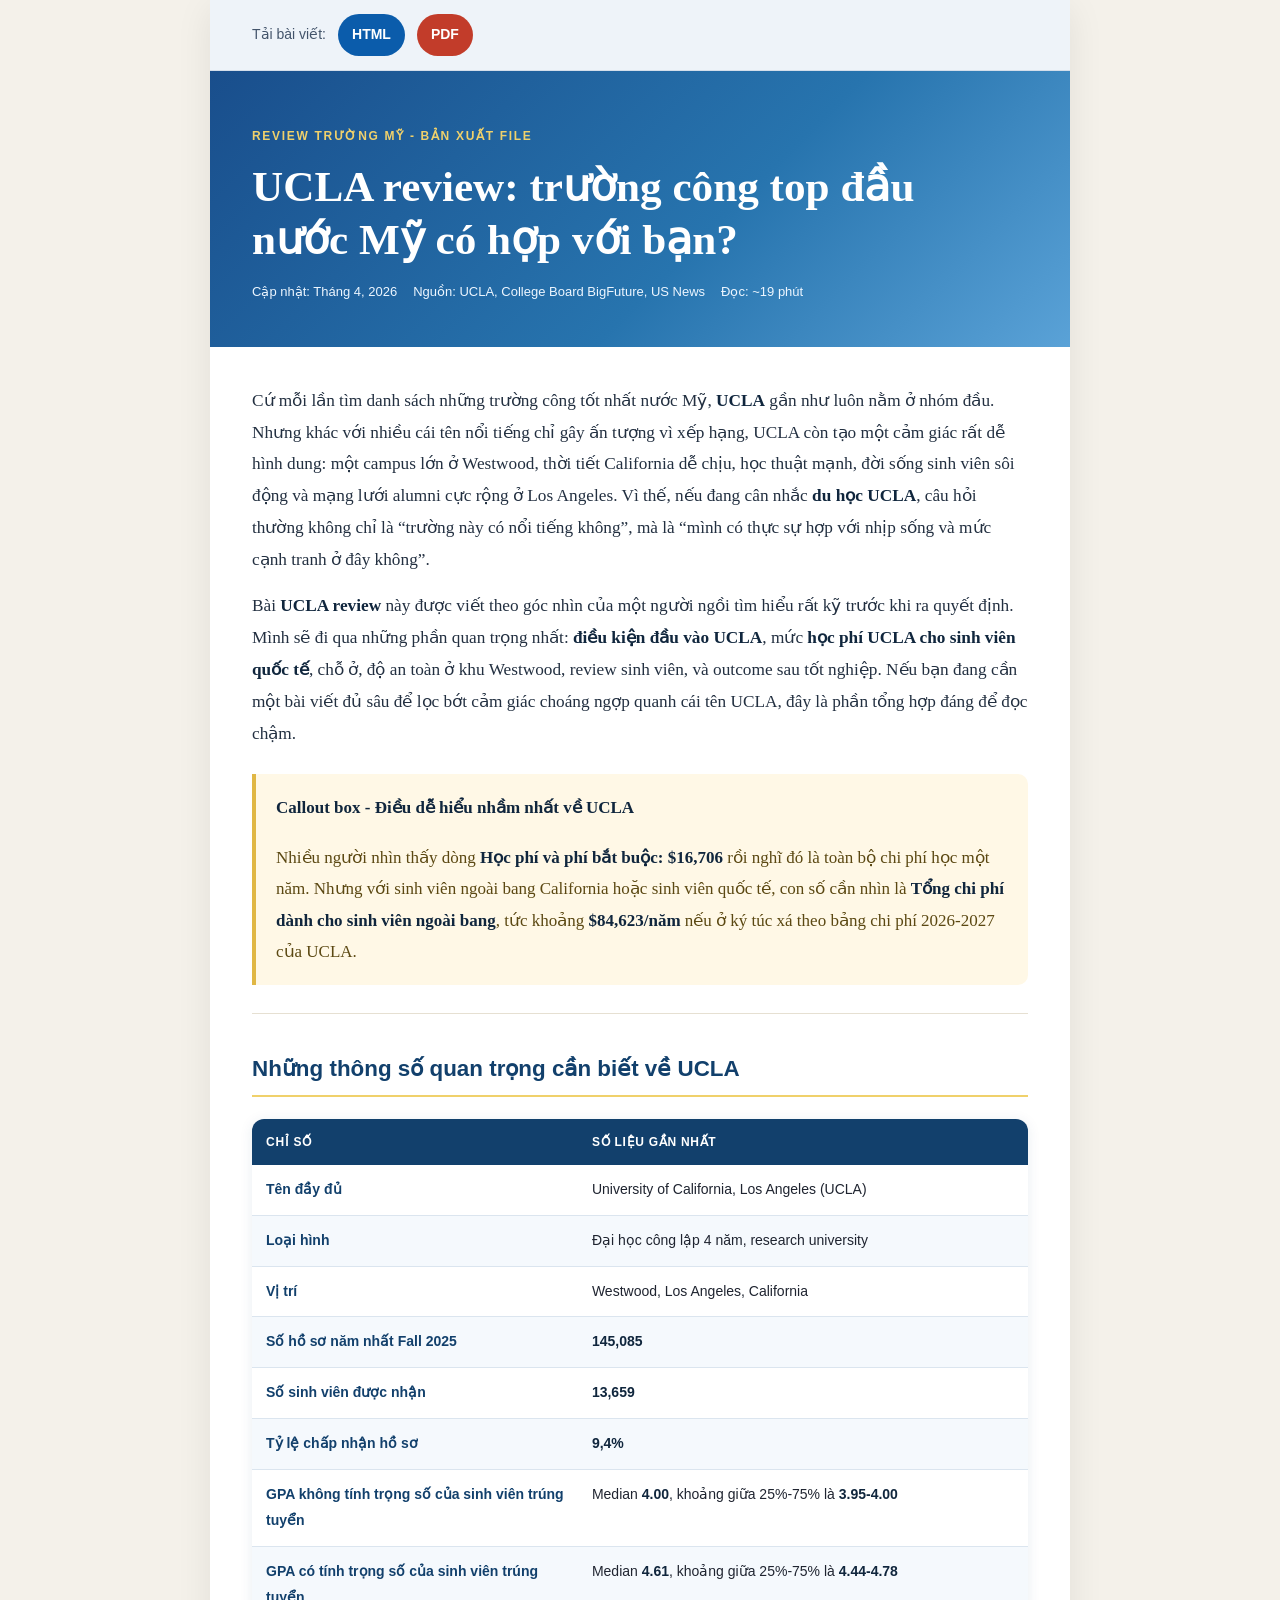
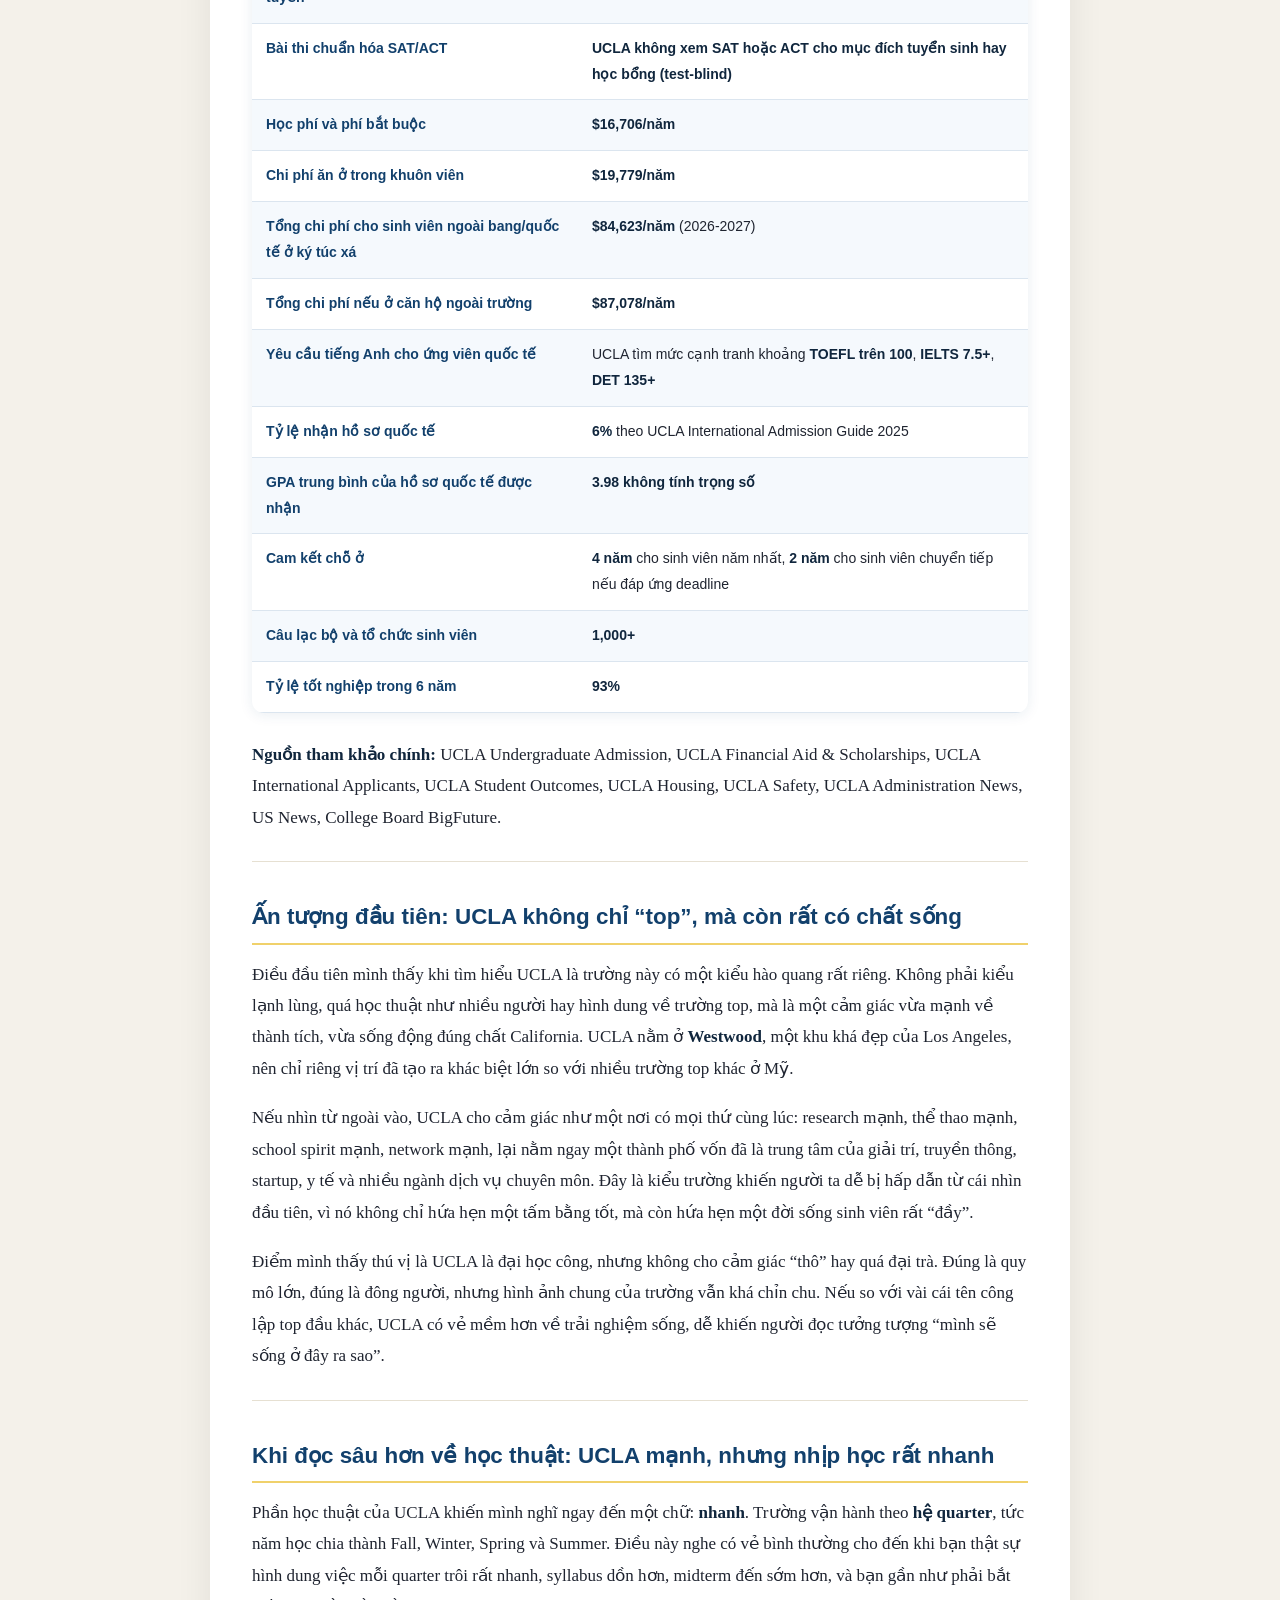
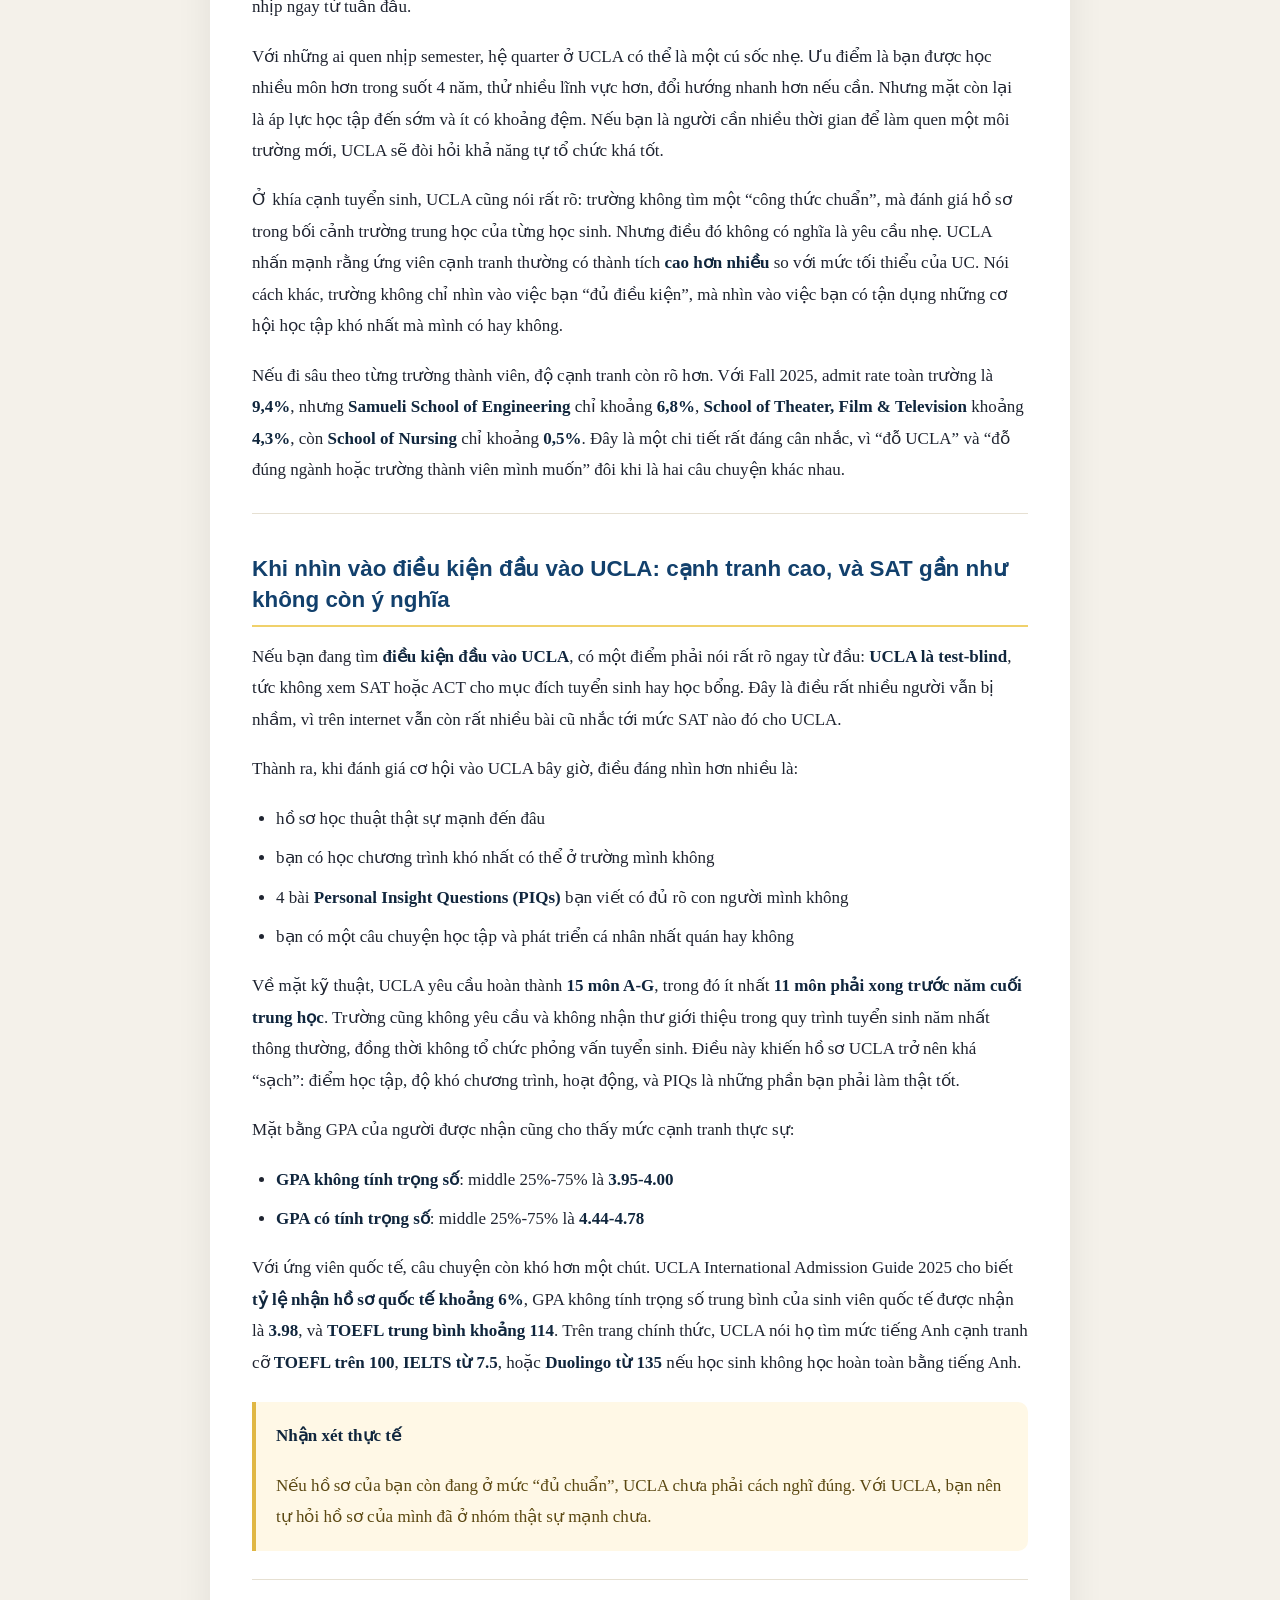
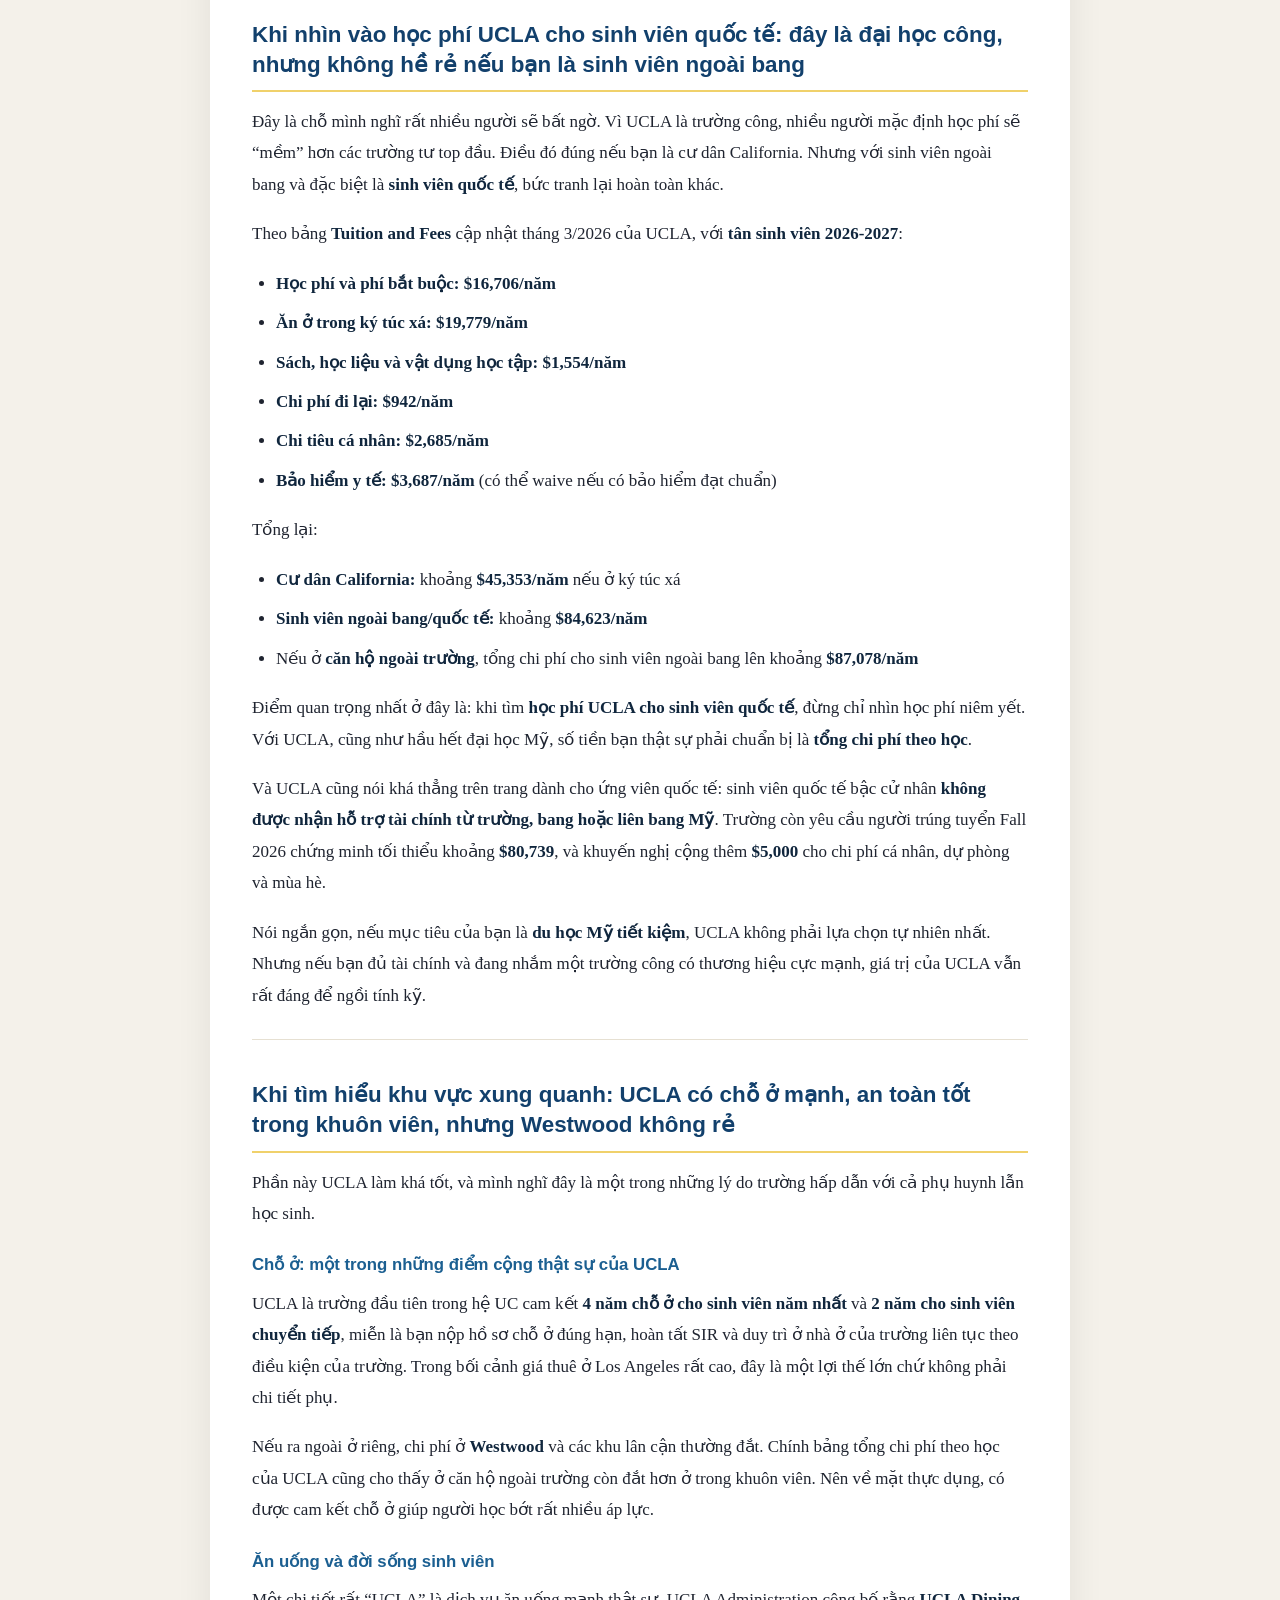
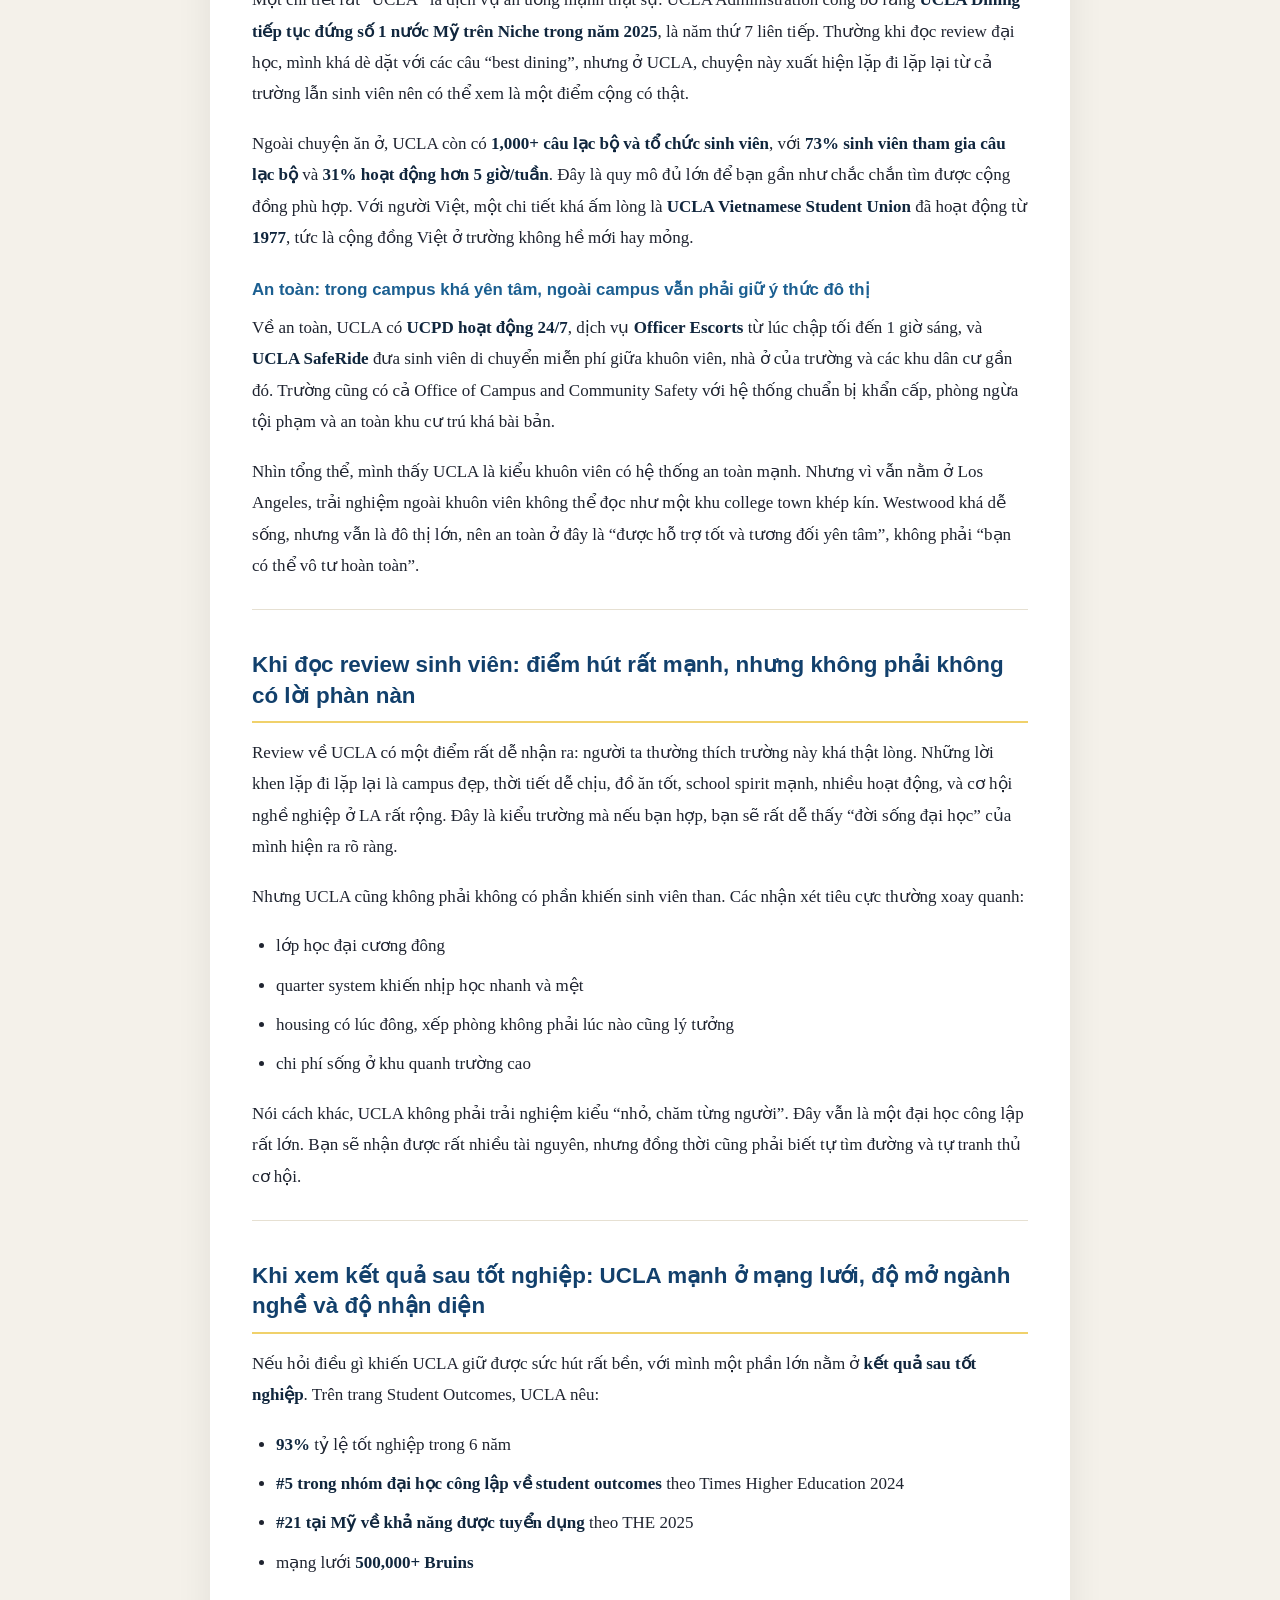
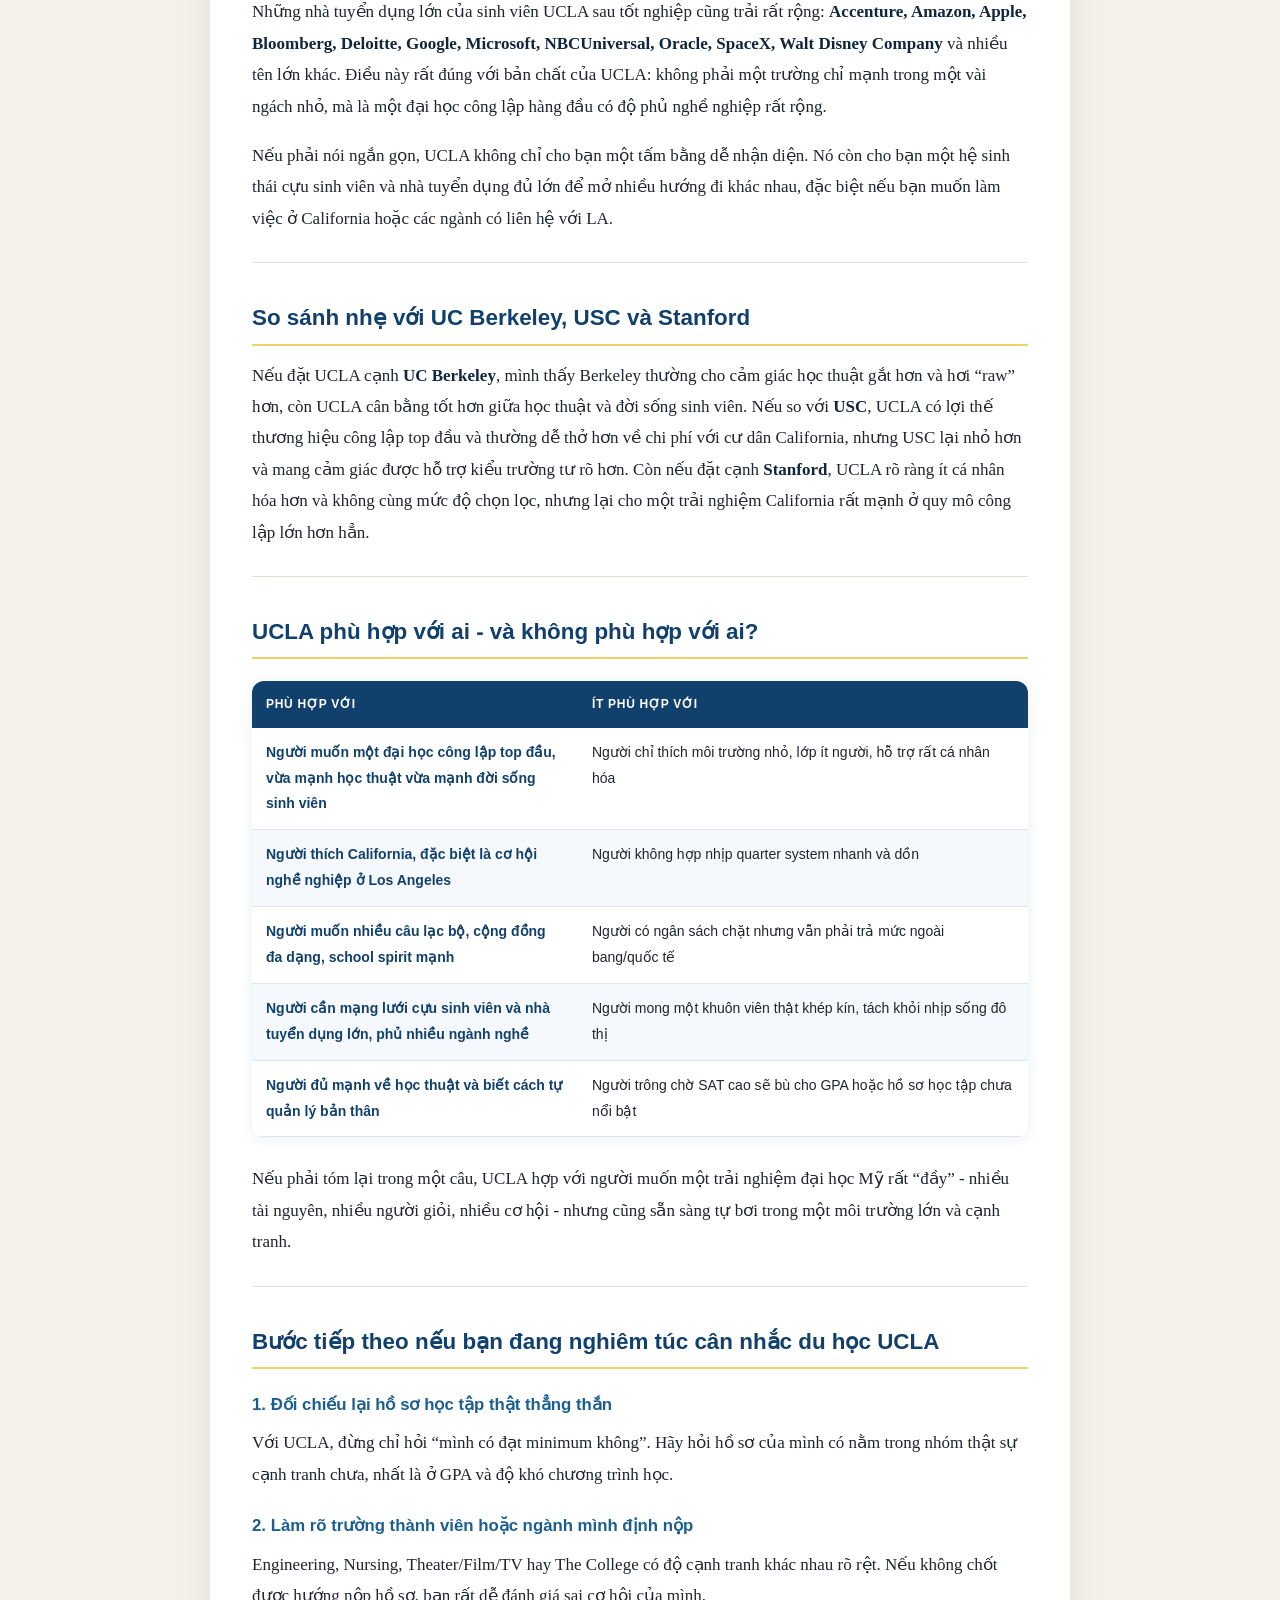
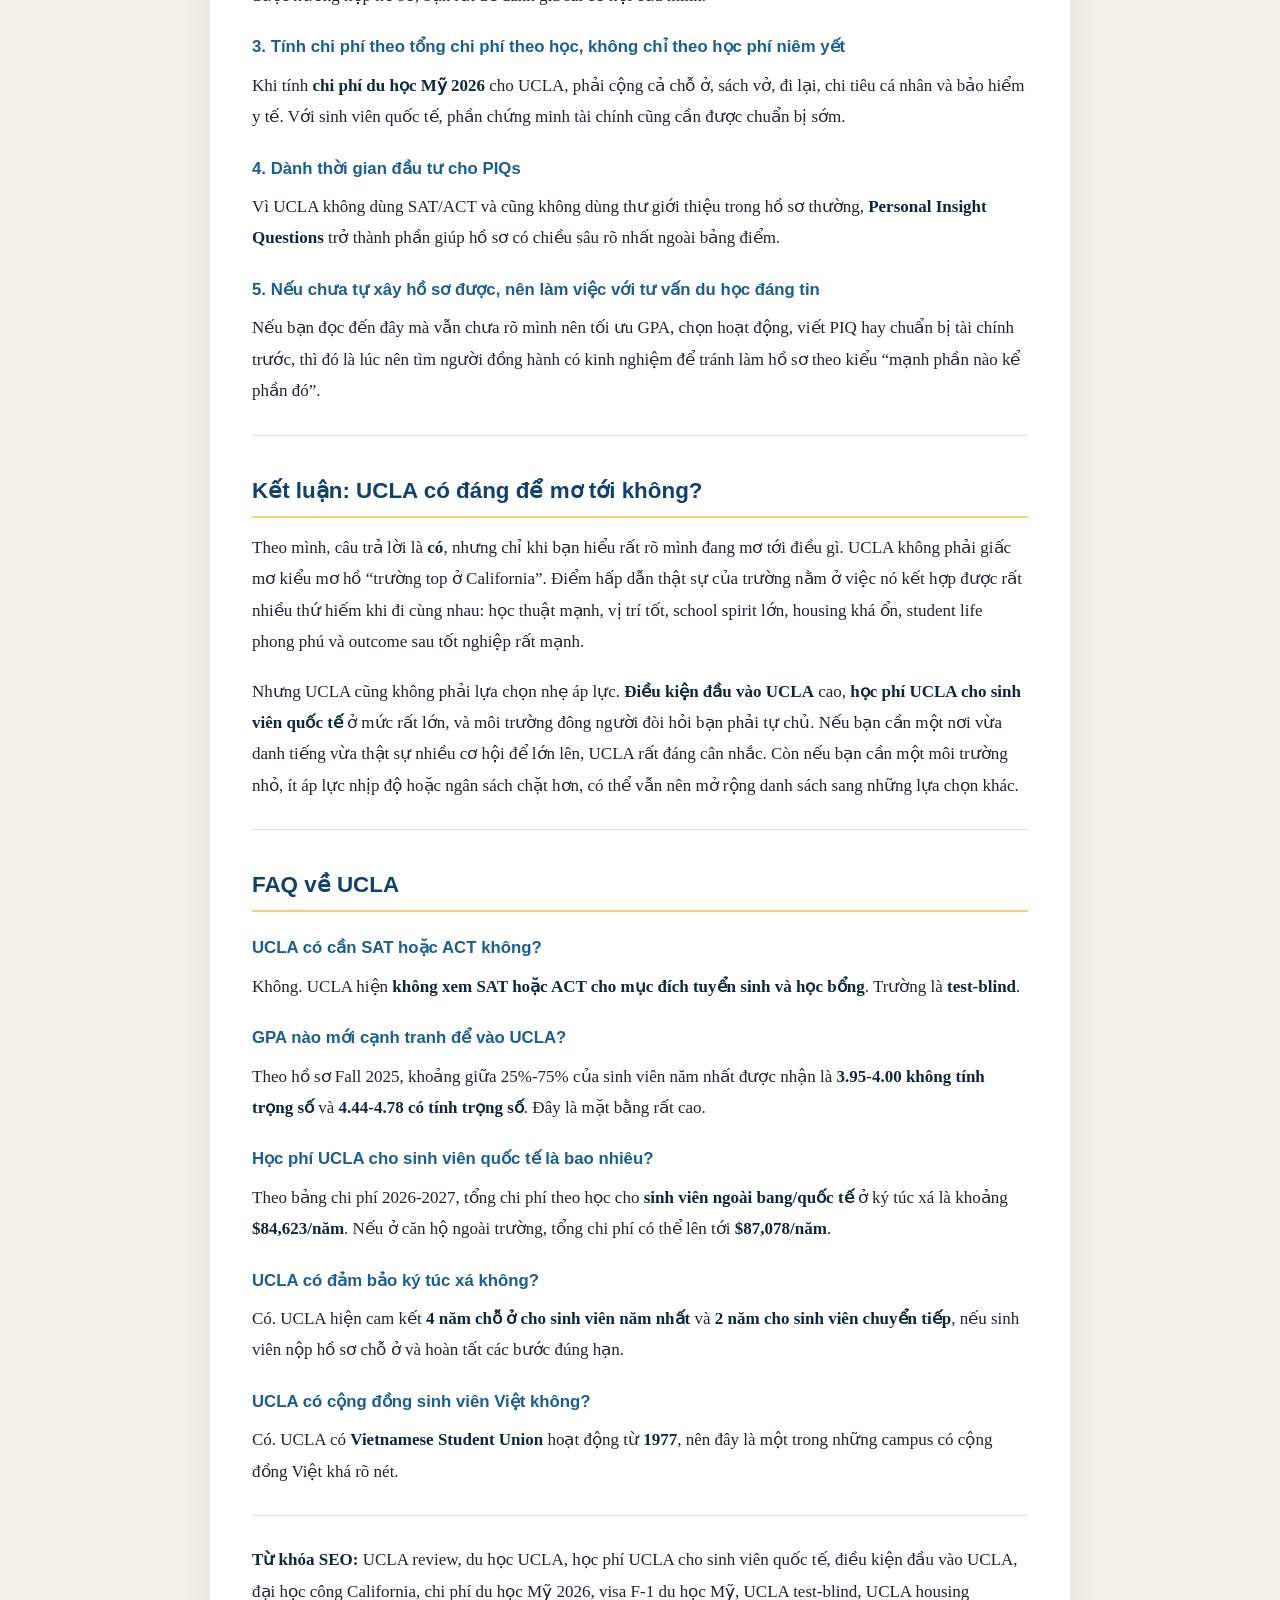
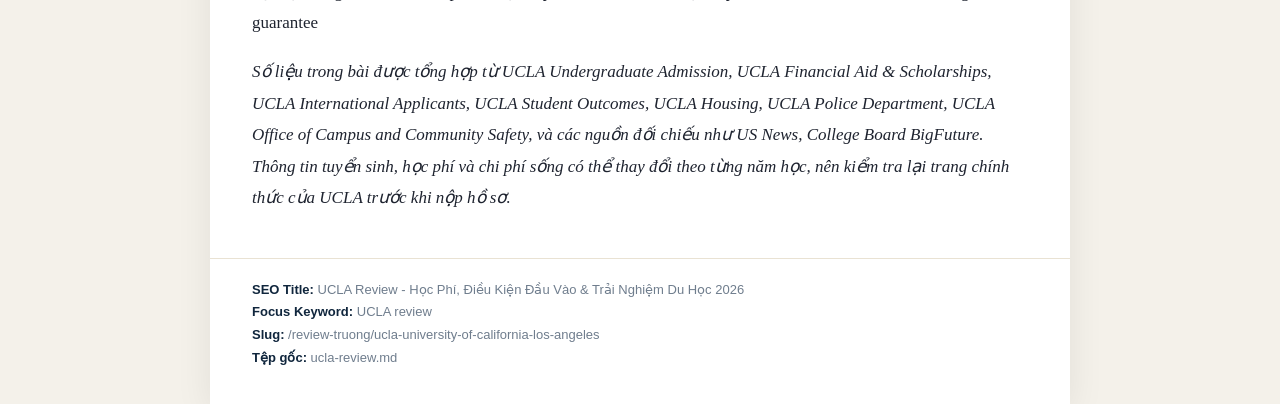
<file: output/ucla-review.html>
<!DOCTYPE html>
<html lang="vi">
<head>
  <meta charset="UTF-8" />
  <meta name="viewport" content="width=device-width, initial-scale=1.0" />
  <title>UCLA Review - Học Phí, Điều Kiện Đầu Vào & Trải Nghiệm Du Học 2026</title>
  <meta name="description" content="UCLA review chi tiết 2026: acceptance rate 9,4%, GPA 3.95-4.00, UCLA test-blind và chi phí từ $84,623 cho sinh viên quốc tế. Đọc trước khi lên kế hoạch du học." />
  <meta name="keywords" content="UCLA review, du học UCLA, học phí UCLA cho sinh viên quốc tế, điều kiện đầu vào UCLA, đại học công California, chi phí du học Mỹ 2026, visa F-1 du học Mỹ" />
  <meta property="og:title" content="UCLA Review - Học Phí, Điều Kiện Đầu Vào & Trải Nghiệm Du Học 2026" />
  <meta property="og:description" content="UCLA review chi tiết 2026: acceptance rate 9,4%, GPA 3.95-4.00, UCLA test-blind và chi phí từ $84,623 cho sinh viên quốc tế. Đọc trước khi lên kế hoạch du học." />
  <meta property="og:type" content="article" />
  <style>
    @page { size: A4; margin: 12mm; }
    * { box-sizing: border-box; }
    body {
      margin: 0;
      background: #f4f1ea;
      color: #1f2430;
      font-family: Georgia, 'Times New Roman', serif;
      line-height: 1.85;
      font-size: 17px;
    }
    .page {
      max-width: 860px;
      margin: 0 auto;
      background: #ffffff;
      box-shadow: 0 8px 34px rgba(0,0,0,0.08);
    }
    .download-bar {
      display: flex;
      flex-wrap: wrap;
      gap: 12px;
      align-items: center;
      padding: 14px 42px;
      background: #eef3f9;
      border-bottom: 1px solid #d4deea;
      font-family: Arial, sans-serif;
      font-size: 14px;
    }
    .download-bar span { color: #43546b; }
    .download-bar a {
      text-decoration: none;
      background: #0b5cab;
      color: #fff;
      padding: 8px 14px;
      border-radius: 999px;
      font-weight: 700;
    }
    .download-bar a.pdf { background: #c23c2a; }
    .hero {
      padding: 54px 42px 42px;
      background: linear-gradient(135deg, #194e8c 0%, #2774ae 58%, #5aa2d7 100%);
      color: #fff;
    }
    .hero .eyebrow {
      font-family: Arial, sans-serif;
      font-size: 12px;
      text-transform: uppercase;
      letter-spacing: 0.14em;
      color: #f0d16b;
      font-weight: 700;
      margin-bottom: 14px;
    }
    .hero h1 {
      margin: 0 0 14px;
      font-size: clamp(1.9rem, 4vw, 2.7rem);
      line-height: 1.22;
      max-width: 720px;
    }
    .hero-meta {
      display: flex;
      flex-wrap: wrap;
      gap: 16px;
      font-family: Arial, sans-serif;
      font-size: 13px;
      color: #edf6ff;
    }
    .article { padding: 38px 42px 26px; }
    .intro { font-size: 1.08rem; color: #233041; margin-bottom: 20px; }
    .intro-secondary { margin-top: -6px; }
    h2 {
      margin: 40px 0 14px;
      padding-bottom: 10px;
      border-bottom: 2px solid #f0d16b;
      font-family: Arial, sans-serif;
      font-size: 1.4rem;
      line-height: 1.35;
      color: #12406c;
    }
    h3 {
      margin: 24px 0 10px;
      font-family: Arial, sans-serif;
      font-size: 1.05rem;
      color: #1b5f91;
      line-height: 1.45;
    }
    p { margin: 0 0 18px; }
    a { color: #0b5cab; }
    strong { color: #10263d; }
    ul, ol { margin: 0 0 18px 24px; padding: 0; }
    li { margin-bottom: 8px; }
    .section-divider { border: 0; border-top: 1px solid #e6e0d2; margin: 28px 0; }
    .stats-table {
      width: 100%;
      border-collapse: collapse;
      margin: 22px 0 26px;
      font-family: Arial, sans-serif;
      font-size: 14px;
      overflow: hidden;
      border-radius: 12px;
      box-shadow: 0 2px 14px rgba(18,64,108,0.09);
    }
    .stats-table th {
      text-align: left;
      background: #12406c;
      color: #fff;
      padding: 12px 14px;
      font-size: 12px;
      text-transform: uppercase;
      letter-spacing: 0.06em;
    }
    .stats-table td {
      padding: 12px 14px;
      border-bottom: 1px solid #dbe5ef;
      vertical-align: top;
    }
    .stats-table tr:nth-child(even) td { background: #f5f9fd; }
    .stats-table td:first-child { width: 42%; font-weight: 700; color: #12406c; }
    .callout {
      margin: 24px 0;
      padding: 18px 20px;
      background: #fff8e6;
      border-left: 4px solid #e0b744;
      border-radius: 0 10px 10px 0;
      color: #5b4812;
    }
    .callout p:last-child { margin-bottom: 0; }
    .article-footer {
      padding: 20px 42px 34px;
      border-top: 1px solid #e9e2d3;
      color: #6f7d8d;
      font-family: Arial, sans-serif;
      font-size: 13px;
      line-height: 1.75;
    }
    @media (max-width: 720px) {
      body { font-size: 16px; }
      .download-bar, .hero, .article, .article-footer { padding-left: 22px; padding-right: 22px; }
      .stats-table td:first-child { width: auto; }
    }
    @media print {
      body { background: #fff; font-size: 12pt; }
      .page { max-width: 100%; box-shadow: none; }
      .download-bar { display: none; }
      .hero, .stats-table th, .callout { -webkit-print-color-adjust: exact; print-color-adjust: exact; }
      h2, h3 { page-break-after: avoid; }
      table, .callout { page-break-inside: avoid; }
    }
  </style>
</head>
<body>
  <main class="page">
    <div class="download-bar">
      <span>Tải bài viết:</span>
      <a href="ucla-review.html" download>HTML</a>
      <a class="pdf" href="ucla-review.pdf" download>PDF</a>
    </div>
    <header class="hero">
      <div class="eyebrow">Review trường Mỹ - Bản xuất file</div>
      <h1>UCLA review: trường công top đầu nước Mỹ có hợp với bạn?</h1>
      <div class="hero-meta">
        <span>Cập nhật: Tháng 4, 2026</span>
        <span>Nguồn: UCLA, College Board BigFuture, US News</span>
        <span>Đọc: ~19 phút</span>
      </div>
    </header>
    <article class="article">
      <p class="intro">Cứ mỗi lần tìm danh sách những trường công tốt nhất nước Mỹ, <strong>UCLA</strong> gần như luôn nằm ở nhóm đầu. Nhưng khác với nhiều cái tên nổi tiếng chỉ gây ấn tượng vì xếp hạng, UCLA còn tạo một cảm giác rất dễ hình dung: một campus lớn ở Westwood, thời tiết California dễ chịu, học thuật mạnh, đời sống sinh viên sôi động và mạng lưới alumni cực rộng ở Los Angeles. Vì thế, nếu đang cân nhắc <strong>du học UCLA</strong>, câu hỏi thường không chỉ là &ldquo;trường này có nổi tiếng không&rdquo;, mà là &ldquo;mình có thực sự hợp với nhịp sống và mức cạnh tranh ở đây không&rdquo;.</p>
<p class="intro intro-secondary">Bài <strong>UCLA review</strong> này được viết theo góc nhìn của một người ngồi tìm hiểu rất kỹ trước khi ra quyết định. Mình sẽ đi qua những phần quan trọng nhất: <strong>điều kiện đầu vào UCLA</strong>, mức <strong>học phí UCLA cho sinh viên quốc tế</strong>, chỗ ở, độ an toàn ở khu Westwood, review sinh viên, và outcome sau tốt nghiệp. Nếu bạn đang cần một bài viết đủ sâu để lọc bớt cảm giác choáng ngợp quanh cái tên UCLA, đây là phần tổng hợp đáng để đọc chậm.</p>
<div class="callout">
<p><strong>Callout box - Điều dễ hiểu nhầm nhất về UCLA</strong></p>
<p>Nhiều người nhìn thấy dòng <strong>Học phí và phí bắt buộc: $16,706</strong> rồi nghĩ đó là toàn bộ chi phí học một năm. Nhưng với sinh viên ngoài bang California hoặc sinh viên quốc tế, con số cần nhìn là <strong>Tổng chi phí dành cho sinh viên ngoài bang</strong>, tức khoảng <strong>$84,623/năm</strong> nếu ở ký túc xá theo bảng chi phí 2026-2027 của UCLA.</p>
</div>
<hr class="section-divider" />
<h2>Những thông số quan trọng cần biết về UCLA</h2>
<table class="stats-table">
<thead>
<tr>
<th>Chỉ số</th>
<th>Số liệu gần nhất</th>
</tr>
</thead>
<tbody>
<tr>
<td>Tên đầy đủ</td>
<td>University of California, Los Angeles (UCLA)</td>
</tr>
<tr>
<td>Loại hình</td>
<td>Đại học công lập 4 năm, research university</td>
</tr>
<tr>
<td>Vị trí</td>
<td>Westwood, Los Angeles, California</td>
</tr>
<tr>
<td>Số hồ sơ năm nhất Fall 2025</td>
<td><strong>145,085</strong></td>
</tr>
<tr>
<td>Số sinh viên được nhận</td>
<td><strong>13,659</strong></td>
</tr>
<tr>
<td>Tỷ lệ chấp nhận hồ sơ</td>
<td><strong>9,4%</strong></td>
</tr>
<tr>
<td>GPA không tính trọng số của sinh viên trúng tuyển</td>
<td>Median <strong>4.00</strong>, khoảng giữa 25%-75% là <strong>3.95-4.00</strong></td>
</tr>
<tr>
<td>GPA có tính trọng số của sinh viên trúng tuyển</td>
<td>Median <strong>4.61</strong>, khoảng giữa 25%-75% là <strong>4.44-4.78</strong></td>
</tr>
<tr>
<td>Bài thi chuẩn hóa SAT/ACT</td>
<td><strong>UCLA không xem SAT hoặc ACT cho mục đích tuyển sinh hay học bổng (test-blind)</strong></td>
</tr>
<tr>
<td>Học phí và phí bắt buộc</td>
<td><strong>$16,706/năm</strong></td>
</tr>
<tr>
<td>Chi phí ăn ở trong khuôn viên</td>
<td><strong>$19,779/năm</strong></td>
</tr>
<tr>
<td>Tổng chi phí cho sinh viên ngoài bang/quốc tế ở ký túc xá</td>
<td><strong>$84,623/năm</strong> (2026-2027)</td>
</tr>
<tr>
<td>Tổng chi phí nếu ở căn hộ ngoài trường</td>
<td><strong>$87,078/năm</strong></td>
</tr>
<tr>
<td>Yêu cầu tiếng Anh cho ứng viên quốc tế</td>
<td>UCLA tìm mức cạnh tranh khoảng <strong>TOEFL trên 100</strong>, <strong>IELTS 7.5+</strong>, <strong>DET 135+</strong></td>
</tr>
<tr>
<td>Tỷ lệ nhận hồ sơ quốc tế</td>
<td><strong>6%</strong> theo UCLA International Admission Guide 2025</td>
</tr>
<tr>
<td>GPA trung bình của hồ sơ quốc tế được nhận</td>
<td><strong>3.98 không tính trọng số</strong></td>
</tr>
<tr>
<td>Cam kết chỗ ở</td>
<td><strong>4 năm</strong> cho sinh viên năm nhất, <strong>2 năm</strong> cho sinh viên chuyển tiếp nếu đáp ứng deadline</td>
</tr>
<tr>
<td>Câu lạc bộ và tổ chức sinh viên</td>
<td><strong>1,000+</strong></td>
</tr>
<tr>
<td>Tỷ lệ tốt nghiệp trong 6 năm</td>
<td><strong>93%</strong></td>
</tr>
</tbody>
</table>
<p><strong>Nguồn tham khảo chính:</strong> UCLA Undergraduate Admission, UCLA Financial Aid &amp; Scholarships, UCLA International Applicants, UCLA Student Outcomes, UCLA Housing, UCLA Safety, UCLA Administration News, US News, College Board BigFuture.</p>
<hr class="section-divider" />
<h2>Ấn tượng đầu tiên: UCLA không chỉ &ldquo;top&rdquo;, mà còn rất có chất sống</h2>
<p>Điều đầu tiên mình thấy khi tìm hiểu UCLA là trường này có một kiểu hào quang rất riêng. Không phải kiểu lạnh lùng, quá học thuật như nhiều người hay hình dung về trường top, mà là một cảm giác vừa mạnh về thành tích, vừa sống động đúng chất California. UCLA nằm ở <strong>Westwood</strong>, một khu khá đẹp của Los Angeles, nên chỉ riêng vị trí đã tạo ra khác biệt lớn so với nhiều trường top khác ở Mỹ.</p>
<p>Nếu nhìn từ ngoài vào, UCLA cho cảm giác như một nơi có mọi thứ cùng lúc: research mạnh, thể thao mạnh, school spirit mạnh, network mạnh, lại nằm ngay một thành phố vốn đã là trung tâm của giải trí, truyền thông, startup, y tế và nhiều ngành dịch vụ chuyên môn. Đây là kiểu trường khiến người ta dễ bị hấp dẫn từ cái nhìn đầu tiên, vì nó không chỉ hứa hẹn một tấm bằng tốt, mà còn hứa hẹn một đời sống sinh viên rất &ldquo;đầy&rdquo;.</p>
<p>Điểm mình thấy thú vị là UCLA là đại học công, nhưng không cho cảm giác &ldquo;thô&rdquo; hay quá đại trà. Đúng là quy mô lớn, đúng là đông người, nhưng hình ảnh chung của trường vẫn khá chỉn chu. Nếu so với vài cái tên công lập top đầu khác, UCLA có vẻ mềm hơn về trải nghiệm sống, dễ khiến người đọc tưởng tượng &ldquo;mình sẽ sống ở đây ra sao&rdquo;.</p>
<hr class="section-divider" />
<h2>Khi đọc sâu hơn về học thuật: UCLA mạnh, nhưng nhịp học rất nhanh</h2>
<p>Phần học thuật của UCLA khiến mình nghĩ ngay đến một chữ: <strong>nhanh</strong>. Trường vận hành theo <strong>hệ quarter</strong>, tức năm học chia thành Fall, Winter, Spring và Summer. Điều này nghe có vẻ bình thường cho đến khi bạn thật sự hình dung việc mỗi quarter trôi rất nhanh, syllabus dồn hơn, midterm đến sớm hơn, và bạn gần như phải bắt nhịp ngay từ tuần đầu.</p>
<p>Với những ai quen nhịp semester, hệ quarter ở UCLA có thể là một cú sốc nhẹ. Ưu điểm là bạn được học nhiều môn hơn trong suốt 4 năm, thử nhiều lĩnh vực hơn, đổi hướng nhanh hơn nếu cần. Nhưng mặt còn lại là áp lực học tập đến sớm và ít có khoảng đệm. Nếu bạn là người cần nhiều thời gian để làm quen một môi trường mới, UCLA sẽ đòi hỏi khả năng tự tổ chức khá tốt.</p>
<p>Ở khía cạnh tuyển sinh, UCLA cũng nói rất rõ: trường không tìm một &ldquo;công thức chuẩn&rdquo;, mà đánh giá hồ sơ trong bối cảnh trường trung học của từng học sinh. Nhưng điều đó không có nghĩa là yêu cầu nhẹ. UCLA nhấn mạnh rằng ứng viên cạnh tranh thường có thành tích <strong>cao hơn nhiều</strong> so với mức tối thiểu của UC. Nói cách khác, trường không chỉ nhìn vào việc bạn &ldquo;đủ điều kiện&rdquo;, mà nhìn vào việc bạn có tận dụng những cơ hội học tập khó nhất mà mình có hay không.</p>
<p>Nếu đi sâu theo từng trường thành viên, độ cạnh tranh còn rõ hơn. Với Fall 2025, admit rate toàn trường là <strong>9,4%</strong>, nhưng <strong>Samueli School of Engineering</strong> chỉ khoảng <strong>6,8%</strong>, <strong>School of Theater, Film &amp; Television</strong> khoảng <strong>4,3%</strong>, còn <strong>School of Nursing</strong> chỉ khoảng <strong>0,5%</strong>. Đây là một chi tiết rất đáng cân nhắc, vì &ldquo;đỗ UCLA&rdquo; và &ldquo;đỗ đúng ngành hoặc trường thành viên mình muốn&rdquo; đôi khi là hai câu chuyện khác nhau.</p>
<hr class="section-divider" />
<h2>Khi nhìn vào điều kiện đầu vào UCLA: cạnh tranh cao, và SAT gần như không còn ý nghĩa</h2>
<p>Nếu bạn đang tìm <strong>điều kiện đầu vào UCLA</strong>, có một điểm phải nói rất rõ ngay từ đầu: <strong>UCLA là test-blind</strong>, tức không xem SAT hoặc ACT cho mục đích tuyển sinh hay học bổng. Đây là điều rất nhiều người vẫn bị nhầm, vì trên internet vẫn còn rất nhiều bài cũ nhắc tới mức SAT nào đó cho UCLA.</p>
<p>Thành ra, khi đánh giá cơ hội vào UCLA bây giờ, điều đáng nhìn hơn nhiều là:</p>
<ul>
<li>hồ sơ học thuật thật sự mạnh đến đâu</li>
<li>bạn có học chương trình khó nhất có thể ở trường mình không</li>
<li>4 bài <strong>Personal Insight Questions (PIQs)</strong> bạn viết có đủ rõ con người mình không</li>
<li>bạn có một câu chuyện học tập và phát triển cá nhân nhất quán hay không</li>
</ul>
<p>Về mặt kỹ thuật, UCLA yêu cầu hoàn thành <strong>15 môn A-G</strong>, trong đó ít nhất <strong>11 môn phải xong trước năm cuối trung học</strong>. Trường cũng không yêu cầu và không nhận thư giới thiệu trong quy trình tuyển sinh năm nhất thông thường, đồng thời không tổ chức phỏng vấn tuyển sinh. Điều này khiến hồ sơ UCLA trở nên khá &ldquo;sạch&rdquo;: điểm học tập, độ khó chương trình, hoạt động, và PIQs là những phần bạn phải làm thật tốt.</p>
<p>Mặt bằng GPA của người được nhận cũng cho thấy mức cạnh tranh thực sự:</p>
<ul>
<li><strong>GPA không tính trọng số</strong>: middle 25%-75% là <strong>3.95-4.00</strong></li>
<li><strong>GPA có tính trọng số</strong>: middle 25%-75% là <strong>4.44-4.78</strong></li>
</ul>
<p>Với ứng viên quốc tế, câu chuyện còn khó hơn một chút. UCLA International Admission Guide 2025 cho biết <strong>tỷ lệ nhận hồ sơ quốc tế khoảng 6%</strong>, GPA không tính trọng số trung bình của sinh viên quốc tế được nhận là <strong>3.98</strong>, và <strong>TOEFL trung bình khoảng 114</strong>. Trên trang chính thức, UCLA nói họ tìm mức tiếng Anh cạnh tranh cỡ <strong>TOEFL trên 100</strong>, <strong>IELTS từ 7.5</strong>, hoặc <strong>Duolingo từ 135</strong> nếu học sinh không học hoàn toàn bằng tiếng Anh.</p>
<div class="callout">
<p><strong>Nhận xét thực tế</strong></p>
<p>Nếu hồ sơ của bạn còn đang ở mức &ldquo;đủ chuẩn&rdquo;, UCLA chưa phải cách nghĩ đúng. Với UCLA, bạn nên tự hỏi hồ sơ của mình đã ở nhóm thật sự mạnh chưa.</p>
</div>
<hr class="section-divider" />
<h2>Khi nhìn vào học phí UCLA cho sinh viên quốc tế: đây là đại học công, nhưng không hề rẻ nếu bạn là sinh viên ngoài bang</h2>
<p>Đây là chỗ mình nghĩ rất nhiều người sẽ bất ngờ. Vì UCLA là trường công, nhiều người mặc định học phí sẽ &ldquo;mềm&rdquo; hơn các trường tư top đầu. Điều đó đúng nếu bạn là cư dân California. Nhưng với sinh viên ngoài bang và đặc biệt là <strong>sinh viên quốc tế</strong>, bức tranh lại hoàn toàn khác.</p>
<p>Theo bảng <strong>Tuition and Fees</strong> cập nhật tháng 3/2026 của UCLA, với <strong>tân sinh viên 2026-2027</strong>:</p>
<ul>
<li><strong>Học phí và phí bắt buộc:</strong> <strong>$16,706/năm</strong></li>
<li><strong>Ăn ở trong ký túc xá:</strong> <strong>$19,779/năm</strong></li>
<li><strong>Sách, học liệu và vật dụng học tập:</strong> <strong>$1,554/năm</strong></li>
<li><strong>Chi phí đi lại:</strong> <strong>$942/năm</strong></li>
<li><strong>Chi tiêu cá nhân:</strong> <strong>$2,685/năm</strong></li>
<li><strong>Bảo hiểm y tế:</strong> <strong>$3,687/năm</strong> (có thể waive nếu có bảo hiểm đạt chuẩn)</li>
</ul>
<p>Tổng lại:</p>
<ul>
<li><strong>Cư dân California:</strong> khoảng <strong>$45,353/năm</strong> nếu ở ký túc xá</li>
<li><strong>Sinh viên ngoài bang/quốc tế:</strong> khoảng <strong>$84,623/năm</strong></li>
<li>Nếu ở <strong>căn hộ ngoài trường</strong>, tổng chi phí cho sinh viên ngoài bang lên khoảng <strong>$87,078/năm</strong></li>
</ul>
<p>Điểm quan trọng nhất ở đây là: khi tìm <strong>học phí UCLA cho sinh viên quốc tế</strong>, đừng chỉ nhìn học phí niêm yết. Với UCLA, cũng như hầu hết đại học Mỹ, số tiền bạn thật sự phải chuẩn bị là <strong>tổng chi phí theo học</strong>.</p>
<p>Và UCLA cũng nói khá thẳng trên trang dành cho ứng viên quốc tế: sinh viên quốc tế bậc cử nhân <strong>không được nhận hỗ trợ tài chính từ trường, bang hoặc liên bang Mỹ</strong>. Trường còn yêu cầu người trúng tuyển Fall 2026 chứng minh tối thiểu khoảng <strong>$80,739</strong>, và khuyến nghị cộng thêm <strong>$5,000</strong> cho chi phí cá nhân, dự phòng và mùa hè.</p>
<p>Nói ngắn gọn, nếu mục tiêu của bạn là <strong>du học Mỹ tiết kiệm</strong>, UCLA không phải lựa chọn tự nhiên nhất. Nhưng nếu bạn đủ tài chính và đang nhắm một trường công có thương hiệu cực mạnh, giá trị của UCLA vẫn rất đáng để ngồi tính kỹ.</p>
<hr class="section-divider" />
<h2>Khi tìm hiểu khu vực xung quanh: UCLA có chỗ ở mạnh, an toàn tốt trong khuôn viên, nhưng Westwood không rẻ</h2>
<p>Phần này UCLA làm khá tốt, và mình nghĩ đây là một trong những lý do trường hấp dẫn với cả phụ huynh lẫn học sinh.</p>
<h3>Chỗ ở: một trong những điểm cộng thật sự của UCLA</h3>
<p>UCLA là trường đầu tiên trong hệ UC cam kết <strong>4 năm chỗ ở cho sinh viên năm nhất</strong> và <strong>2 năm cho sinh viên chuyển tiếp</strong>, miễn là bạn nộp hồ sơ chỗ ở đúng hạn, hoàn tất SIR và duy trì ở nhà ở của trường liên tục theo điều kiện của trường. Trong bối cảnh giá thuê ở Los Angeles rất cao, đây là một lợi thế lớn chứ không phải chi tiết phụ.</p>
<p>Nếu ra ngoài ở riêng, chi phí ở <strong>Westwood</strong> và các khu lân cận thường đắt. Chính bảng tổng chi phí theo học của UCLA cũng cho thấy ở căn hộ ngoài trường còn đắt hơn ở trong khuôn viên. Nên về mặt thực dụng, có được cam kết chỗ ở giúp người học bớt rất nhiều áp lực.</p>
<h3>Ăn uống và đời sống sinh viên</h3>
<p>Một chi tiết rất &ldquo;UCLA&rdquo; là dịch vụ ăn uống mạnh thật sự. UCLA Administration công bố rằng <strong>UCLA Dining tiếp tục đứng số 1 nước Mỹ trên Niche trong năm 2025</strong>, là năm thứ 7 liên tiếp. Thường khi đọc review đại học, mình khá dè dặt với các câu &ldquo;best dining&rdquo;, nhưng ở UCLA, chuyện này xuất hiện lặp đi lặp lại từ cả trường lẫn sinh viên nên có thể xem là một điểm cộng có thật.</p>
<p>Ngoài chuyện ăn ở, UCLA còn có <strong>1,000+ câu lạc bộ và tổ chức sinh viên</strong>, với <strong>73% sinh viên tham gia câu lạc bộ</strong> và <strong>31% hoạt động hơn 5 giờ/tuần</strong>. Đây là quy mô đủ lớn để bạn gần như chắc chắn tìm được cộng đồng phù hợp. Với người Việt, một chi tiết khá ấm lòng là <strong>UCLA Vietnamese Student Union</strong> đã hoạt động từ <strong>1977</strong>, tức là cộng đồng Việt ở trường không hề mới hay mỏng.</p>
<h3>An toàn: trong campus khá yên tâm, ngoài campus vẫn phải giữ ý thức đô thị</h3>
<p>Về an toàn, UCLA có <strong>UCPD hoạt động 24/7</strong>, dịch vụ <strong>Officer Escorts</strong> từ lúc chập tối đến 1 giờ sáng, và <strong>UCLA SafeRide</strong> đưa sinh viên di chuyển miễn phí giữa khuôn viên, nhà ở của trường và các khu dân cư gần đó. Trường cũng có cả Office of Campus and Community Safety với hệ thống chuẩn bị khẩn cấp, phòng ngừa tội phạm và an toàn khu cư trú khá bài bản.</p>
<p>Nhìn tổng thể, mình thấy UCLA là kiểu khuôn viên có hệ thống an toàn mạnh. Nhưng vì vẫn nằm ở Los Angeles, trải nghiệm ngoài khuôn viên không thể đọc như một khu college town khép kín. Westwood khá dễ sống, nhưng vẫn là đô thị lớn, nên an toàn ở đây là &ldquo;được hỗ trợ tốt và tương đối yên tâm&rdquo;, không phải &ldquo;bạn có thể vô tư hoàn toàn&rdquo;.</p>
<hr class="section-divider" />
<h2>Khi đọc review sinh viên: điểm hút rất mạnh, nhưng không phải không có lời phàn nàn</h2>
<p>Review về UCLA có một điểm rất dễ nhận ra: người ta thường thích trường này khá thật lòng. Những lời khen lặp đi lặp lại là campus đẹp, thời tiết dễ chịu, đồ ăn tốt, school spirit mạnh, nhiều hoạt động, và cơ hội nghề nghiệp ở LA rất rộng. Đây là kiểu trường mà nếu bạn hợp, bạn sẽ rất dễ thấy &ldquo;đời sống đại học&rdquo; của mình hiện ra rõ ràng.</p>
<p>Nhưng UCLA cũng không phải không có phần khiến sinh viên than. Các nhận xét tiêu cực thường xoay quanh:</p>
<ul>
<li>lớp học đại cương đông</li>
<li>quarter system khiến nhịp học nhanh và mệt</li>
<li>housing có lúc đông, xếp phòng không phải lúc nào cũng lý tưởng</li>
<li>chi phí sống ở khu quanh trường cao</li>
</ul>
<p>Nói cách khác, UCLA không phải trải nghiệm kiểu &ldquo;nhỏ, chăm từng người&rdquo;. Đây vẫn là một đại học công lập rất lớn. Bạn sẽ nhận được rất nhiều tài nguyên, nhưng đồng thời cũng phải biết tự tìm đường và tự tranh thủ cơ hội.</p>
<hr class="section-divider" />
<h2>Khi xem kết quả sau tốt nghiệp: UCLA mạnh ở mạng lưới, độ mở ngành nghề và độ nhận diện</h2>
<p>Nếu hỏi điều gì khiến UCLA giữ được sức hút rất bền, với mình một phần lớn nằm ở <strong>kết quả sau tốt nghiệp</strong>. Trên trang Student Outcomes, UCLA nêu:</p>
<ul>
<li><strong>93%</strong> tỷ lệ tốt nghiệp trong 6 năm</li>
<li><strong>#5 trong nhóm đại học công lập về student outcomes</strong> theo Times Higher Education 2024</li>
<li><strong>#21 tại Mỹ về khả năng được tuyển dụng</strong> theo THE 2025</li>
<li>mạng lưới <strong>500,000+ Bruins</strong></li>
</ul>
<p>Những nhà tuyển dụng lớn của sinh viên UCLA sau tốt nghiệp cũng trải rất rộng: <strong>Accenture, Amazon, Apple, Bloomberg, Deloitte, Google, Microsoft, NBCUniversal, Oracle, SpaceX, Walt Disney Company</strong> và nhiều tên lớn khác. Điều này rất đúng với bản chất của UCLA: không phải một trường chỉ mạnh trong một vài ngách nhỏ, mà là một đại học công lập hàng đầu có độ phủ nghề nghiệp rất rộng.</p>
<p>Nếu phải nói ngắn gọn, UCLA không chỉ cho bạn một tấm bằng dễ nhận diện. Nó còn cho bạn một hệ sinh thái cựu sinh viên và nhà tuyển dụng đủ lớn để mở nhiều hướng đi khác nhau, đặc biệt nếu bạn muốn làm việc ở California hoặc các ngành có liên hệ với LA.</p>
<hr class="section-divider" />
<h2>So sánh nhẹ với UC Berkeley, USC và Stanford</h2>
<p>Nếu đặt UCLA cạnh <strong>UC Berkeley</strong>, mình thấy Berkeley thường cho cảm giác học thuật gắt hơn và hơi &ldquo;raw&rdquo; hơn, còn UCLA cân bằng tốt hơn giữa học thuật và đời sống sinh viên. Nếu so với <strong>USC</strong>, UCLA có lợi thế thương hiệu công lập top đầu và thường dễ thở hơn về chi phí với cư dân California, nhưng USC lại nhỏ hơn và mang cảm giác được hỗ trợ kiểu trường tư rõ hơn. Còn nếu đặt cạnh <strong>Stanford</strong>, UCLA rõ ràng ít cá nhân hóa hơn và không cùng mức độ chọn lọc, nhưng lại cho một trải nghiệm California rất mạnh ở quy mô công lập lớn hơn hẳn.</p>
<hr class="section-divider" />
<h2>UCLA phù hợp với ai - và không phù hợp với ai?</h2>
<table class="stats-table">
<thead>
<tr>
<th>Phù hợp với</th>
<th>Ít phù hợp với</th>
</tr>
</thead>
<tbody>
<tr>
<td>Người muốn một đại học công lập top đầu, vừa mạnh học thuật vừa mạnh đời sống sinh viên</td>
<td>Người chỉ thích môi trường nhỏ, lớp ít người, hỗ trợ rất cá nhân hóa</td>
</tr>
<tr>
<td>Người thích California, đặc biệt là cơ hội nghề nghiệp ở Los Angeles</td>
<td>Người không hợp nhịp quarter system nhanh và dồn</td>
</tr>
<tr>
<td>Người muốn nhiều câu lạc bộ, cộng đồng đa dạng, school spirit mạnh</td>
<td>Người có ngân sách chặt nhưng vẫn phải trả mức ngoài bang/quốc tế</td>
</tr>
<tr>
<td>Người cần mạng lưới cựu sinh viên và nhà tuyển dụng lớn, phủ nhiều ngành nghề</td>
<td>Người mong một khuôn viên thật khép kín, tách khỏi nhịp sống đô thị</td>
</tr>
<tr>
<td>Người đủ mạnh về học thuật và biết cách tự quản lý bản thân</td>
<td>Người trông chờ SAT cao sẽ bù cho GPA hoặc hồ sơ học tập chưa nổi bật</td>
</tr>
</tbody>
</table>
<p>Nếu phải tóm lại trong một câu, UCLA hợp với người muốn một trải nghiệm đại học Mỹ rất &ldquo;đầy&rdquo; - nhiều tài nguyên, nhiều người giỏi, nhiều cơ hội - nhưng cũng sẵn sàng tự bơi trong một môi trường lớn và cạnh tranh.</p>
<hr class="section-divider" />
<h2>Bước tiếp theo nếu bạn đang nghiêm túc cân nhắc du học UCLA</h2>
<h3>1. Đối chiếu lại hồ sơ học tập thật thẳng thắn</h3>
<p>Với UCLA, đừng chỉ hỏi &ldquo;mình có đạt minimum không&rdquo;. Hãy hỏi hồ sơ của mình có nằm trong nhóm thật sự cạnh tranh chưa, nhất là ở GPA và độ khó chương trình học.</p>
<h3>2. Làm rõ trường thành viên hoặc ngành mình định nộp</h3>
<p>Engineering, Nursing, Theater/Film/TV hay The College có độ cạnh tranh khác nhau rõ rệt. Nếu không chốt được hướng nộp hồ sơ, bạn rất dễ đánh giá sai cơ hội của mình.</p>
<h3>3. Tính chi phí theo tổng chi phí theo học, không chỉ theo học phí niêm yết</h3>
<p>Khi tính <strong>chi phí du học Mỹ 2026</strong> cho UCLA, phải cộng cả chỗ ở, sách vở, đi lại, chi tiêu cá nhân và bảo hiểm y tế. Với sinh viên quốc tế, phần chứng minh tài chính cũng cần được chuẩn bị sớm.</p>
<h3>4. Dành thời gian đầu tư cho PIQs</h3>
<p>Vì UCLA không dùng SAT/ACT và cũng không dùng thư giới thiệu trong hồ sơ thường, <strong>Personal Insight Questions</strong> trở thành phần giúp hồ sơ có chiều sâu rõ nhất ngoài bảng điểm.</p>
<h3>5. Nếu chưa tự xây hồ sơ được, nên làm việc với tư vấn du học đáng tin</h3>
<p>Nếu bạn đọc đến đây mà vẫn chưa rõ mình nên tối ưu GPA, chọn hoạt động, viết PIQ hay chuẩn bị tài chính trước, thì đó là lúc nên tìm người đồng hành có kinh nghiệm để tránh làm hồ sơ theo kiểu &ldquo;mạnh phần nào kể phần đó&rdquo;.</p>
<hr class="section-divider" />
<h2>Kết luận: UCLA có đáng để mơ tới không?</h2>
<p>Theo mình, câu trả lời là <strong>có</strong>, nhưng chỉ khi bạn hiểu rất rõ mình đang mơ tới điều gì. UCLA không phải giấc mơ kiểu mơ hồ &ldquo;trường top ở California&rdquo;. Điểm hấp dẫn thật sự của trường nằm ở việc nó kết hợp được rất nhiều thứ hiếm khi đi cùng nhau: học thuật mạnh, vị trí tốt, school spirit lớn, housing khá ổn, student life phong phú và outcome sau tốt nghiệp rất mạnh.</p>
<p>Nhưng UCLA cũng không phải lựa chọn nhẹ áp lực. <strong>Điều kiện đầu vào UCLA</strong> cao, <strong>học phí UCLA cho sinh viên quốc tế</strong> ở mức rất lớn, và môi trường đông người đòi hỏi bạn phải tự chủ. Nếu bạn cần một nơi vừa danh tiếng vừa thật sự nhiều cơ hội để lớn lên, UCLA rất đáng cân nhắc. Còn nếu bạn cần một môi trường nhỏ, ít áp lực nhịp độ hoặc ngân sách chặt hơn, có thể vẫn nên mở rộng danh sách sang những lựa chọn khác.</p>
<hr class="section-divider" />
<h2>FAQ về UCLA</h2>
<h3>UCLA có cần SAT hoặc ACT không?</h3>
<p>Không. UCLA hiện <strong>không xem SAT hoặc ACT cho mục đích tuyển sinh và học bổng</strong>. Trường là <strong>test-blind</strong>.</p>
<h3>GPA nào mới cạnh tranh để vào UCLA?</h3>
<p>Theo hồ sơ Fall 2025, khoảng giữa 25%-75% của sinh viên năm nhất được nhận là <strong>3.95-4.00 không tính trọng số</strong> và <strong>4.44-4.78 có tính trọng số</strong>. Đây là mặt bằng rất cao.</p>
<h3>Học phí UCLA cho sinh viên quốc tế là bao nhiêu?</h3>
<p>Theo bảng chi phí 2026-2027, tổng chi phí theo học cho <strong>sinh viên ngoài bang/quốc tế</strong> ở ký túc xá là khoảng <strong>$84,623/năm</strong>. Nếu ở căn hộ ngoài trường, tổng chi phí có thể lên tới <strong>$87,078/năm</strong>.</p>
<h3>UCLA có đảm bảo ký túc xá không?</h3>
<p>Có. UCLA hiện cam kết <strong>4 năm chỗ ở cho sinh viên năm nhất</strong> và <strong>2 năm cho sinh viên chuyển tiếp</strong>, nếu sinh viên nộp hồ sơ chỗ ở và hoàn tất các bước đúng hạn.</p>
<h3>UCLA có cộng đồng sinh viên Việt không?</h3>
<p>Có. UCLA có <strong>Vietnamese Student Union</strong> hoạt động từ <strong>1977</strong>, nên đây là một trong những campus có cộng đồng Việt khá rõ nét.</p>
<hr class="section-divider" />
<p><strong>Từ khóa SEO:</strong> UCLA review, du học UCLA, học phí UCLA cho sinh viên quốc tế, điều kiện đầu vào UCLA, đại học công California, chi phí du học Mỹ 2026, visa F-1 du học Mỹ, UCLA test-blind, UCLA housing guarantee</p>
<p><em>Số liệu trong bài được tổng hợp từ UCLA Undergraduate Admission, UCLA Financial Aid &amp; Scholarships, UCLA International Applicants, UCLA Student Outcomes, UCLA Housing, UCLA Police Department, UCLA Office of Campus and Community Safety, và các nguồn đối chiếu như US News, College Board BigFuture. Thông tin tuyển sinh, học phí và chi phí sống có thể thay đổi theo từng năm học, nên kiểm tra lại trang chính thức của UCLA trước khi nộp hồ sơ.</em></p>
    </article>
    <footer class="article-footer">
      <div><strong>SEO Title:</strong> UCLA Review - Học Phí, Điều Kiện Đầu Vào & Trải Nghiệm Du Học 2026</div>
      <div><strong>Focus Keyword:</strong> UCLA review</div>
      <div><strong>Slug:</strong> /review-truong/ucla-university-of-california-los-angeles</div>
      <div><strong>Tệp gốc:</strong> ucla-review.md</div>
    </footer>
  </main>
</body>
</html>
</file>
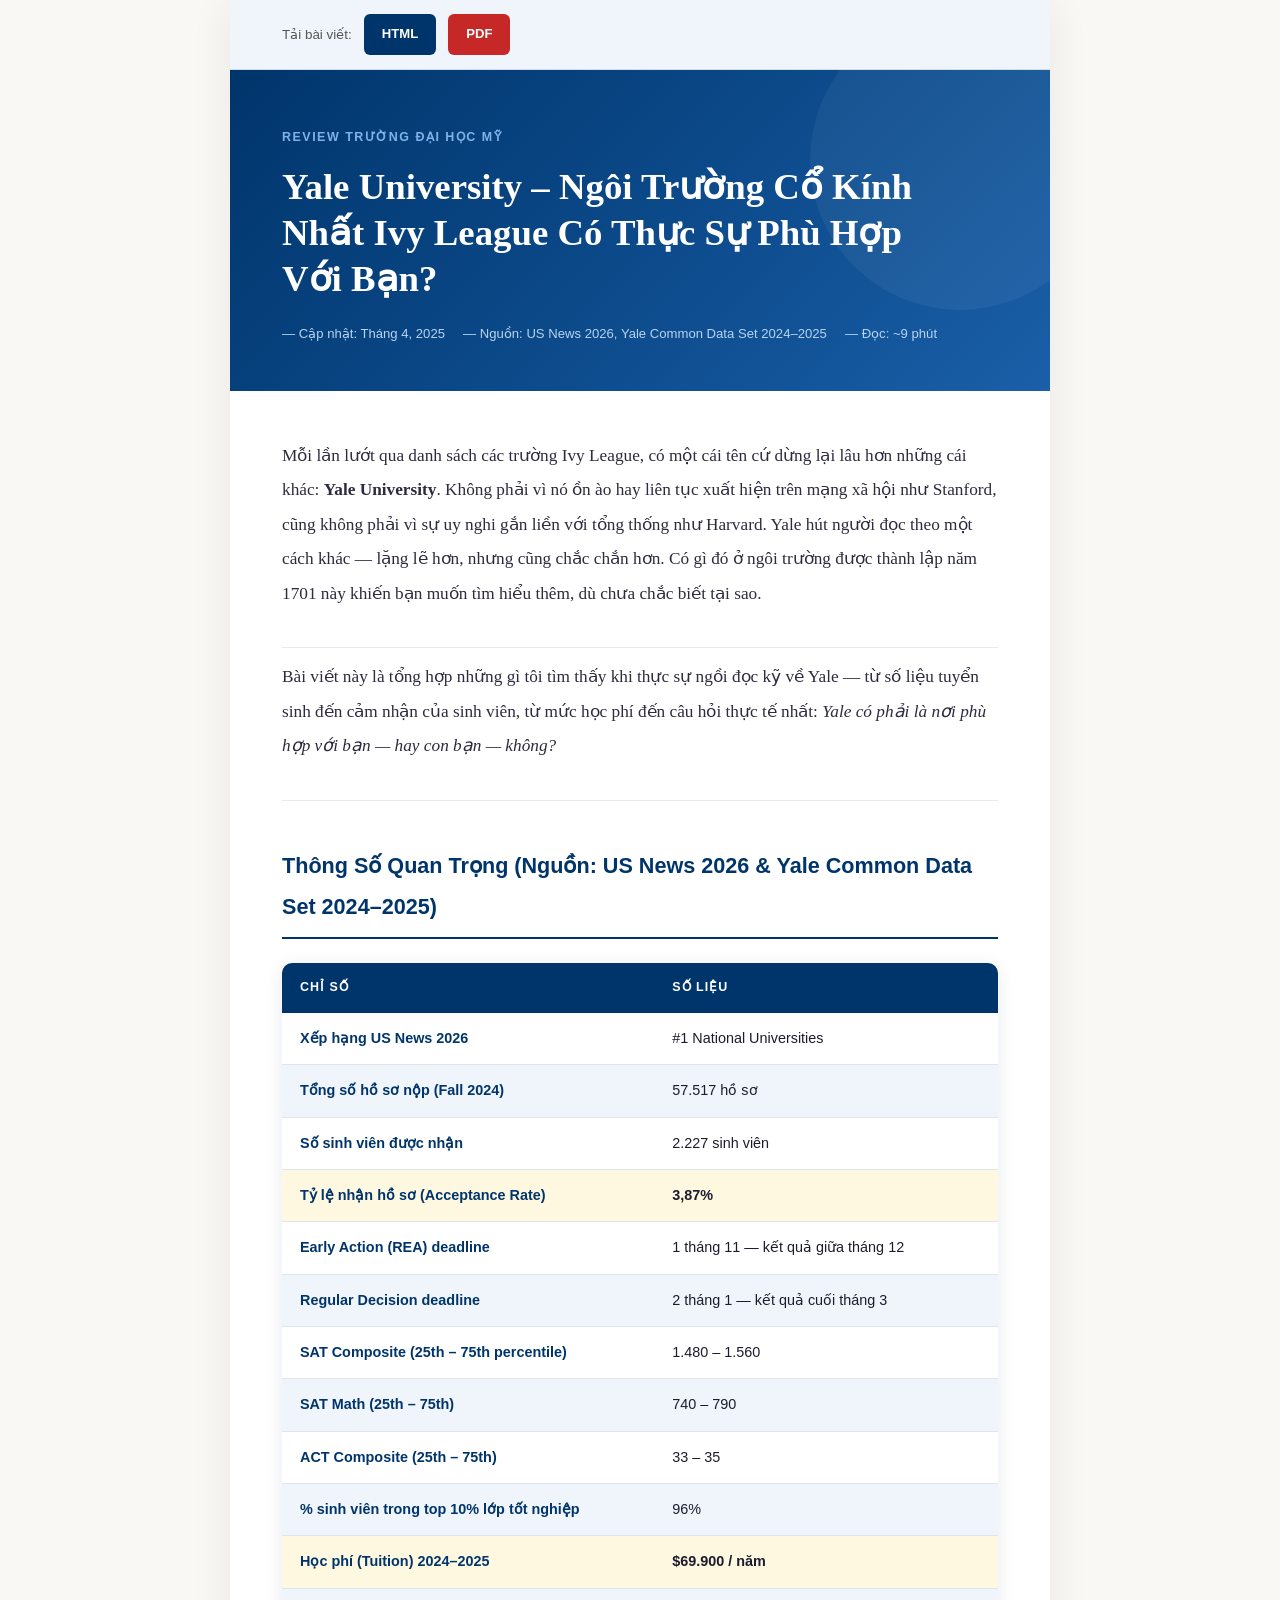
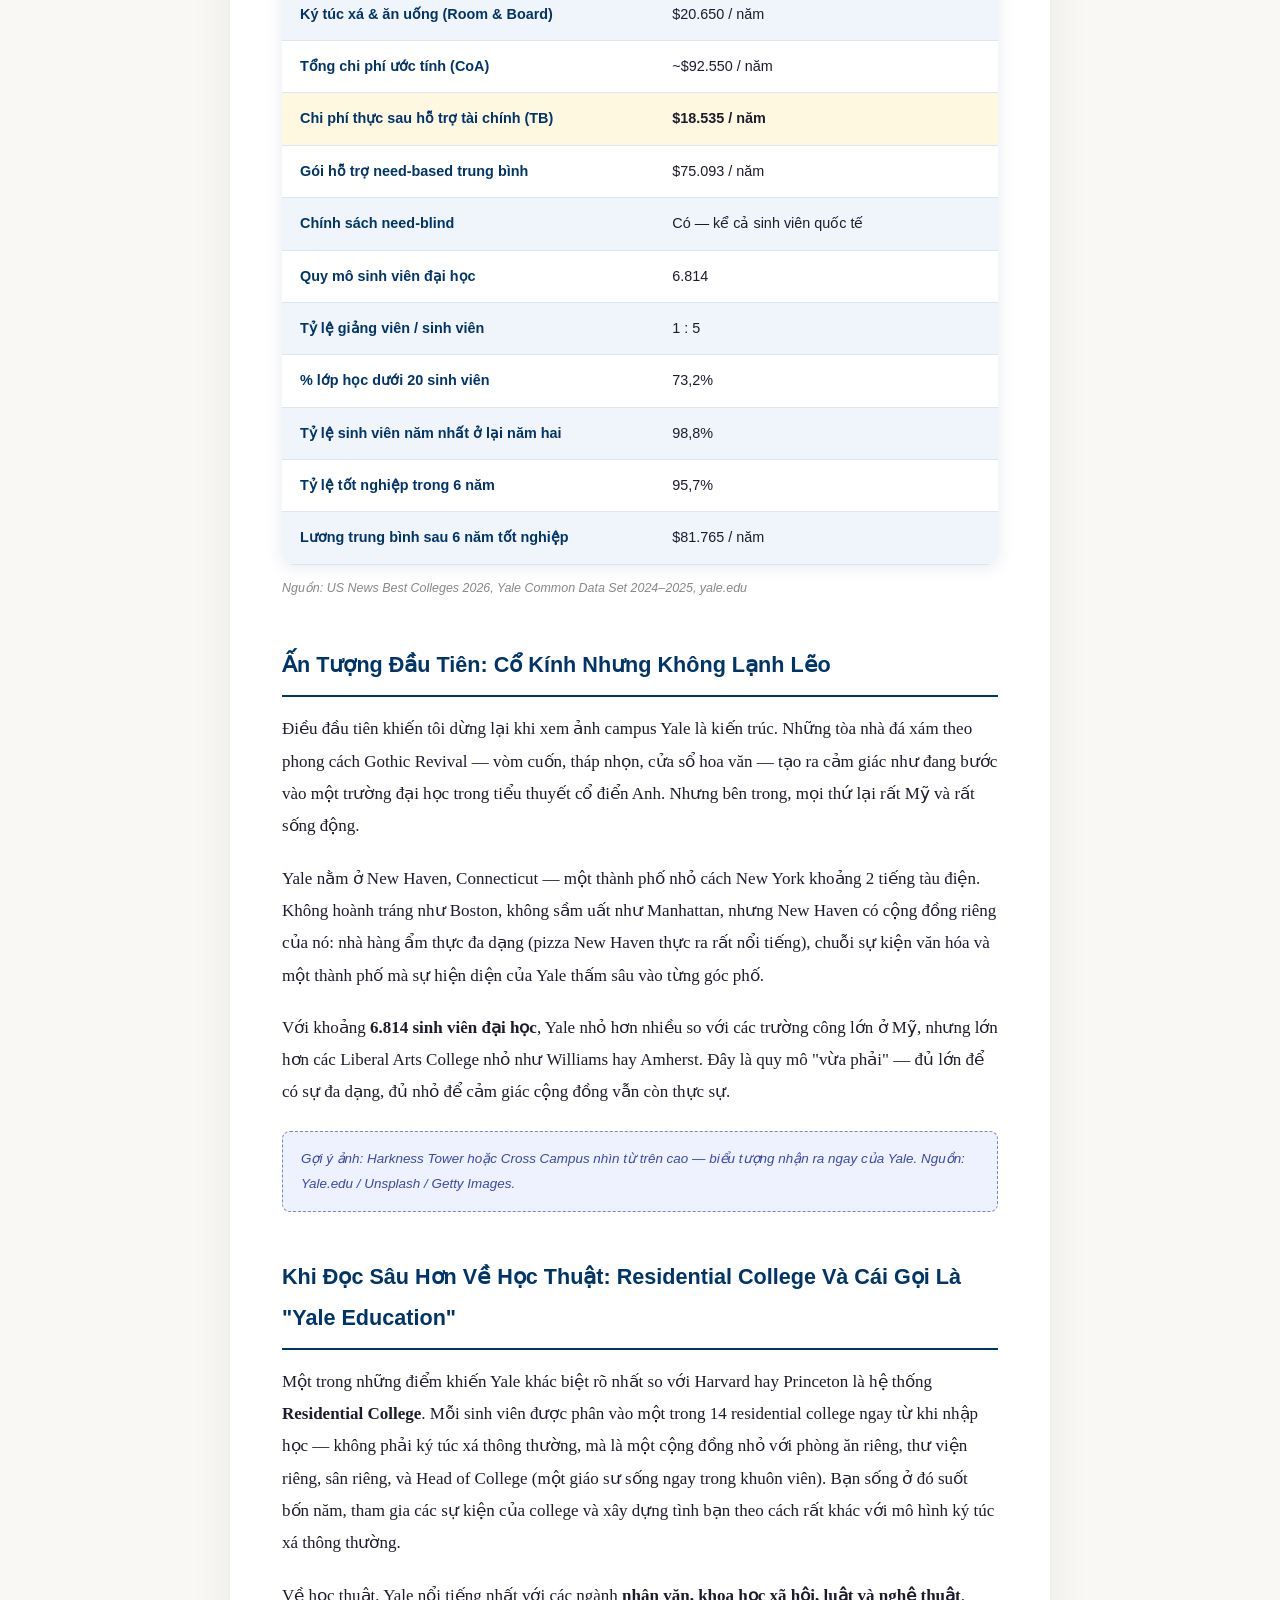
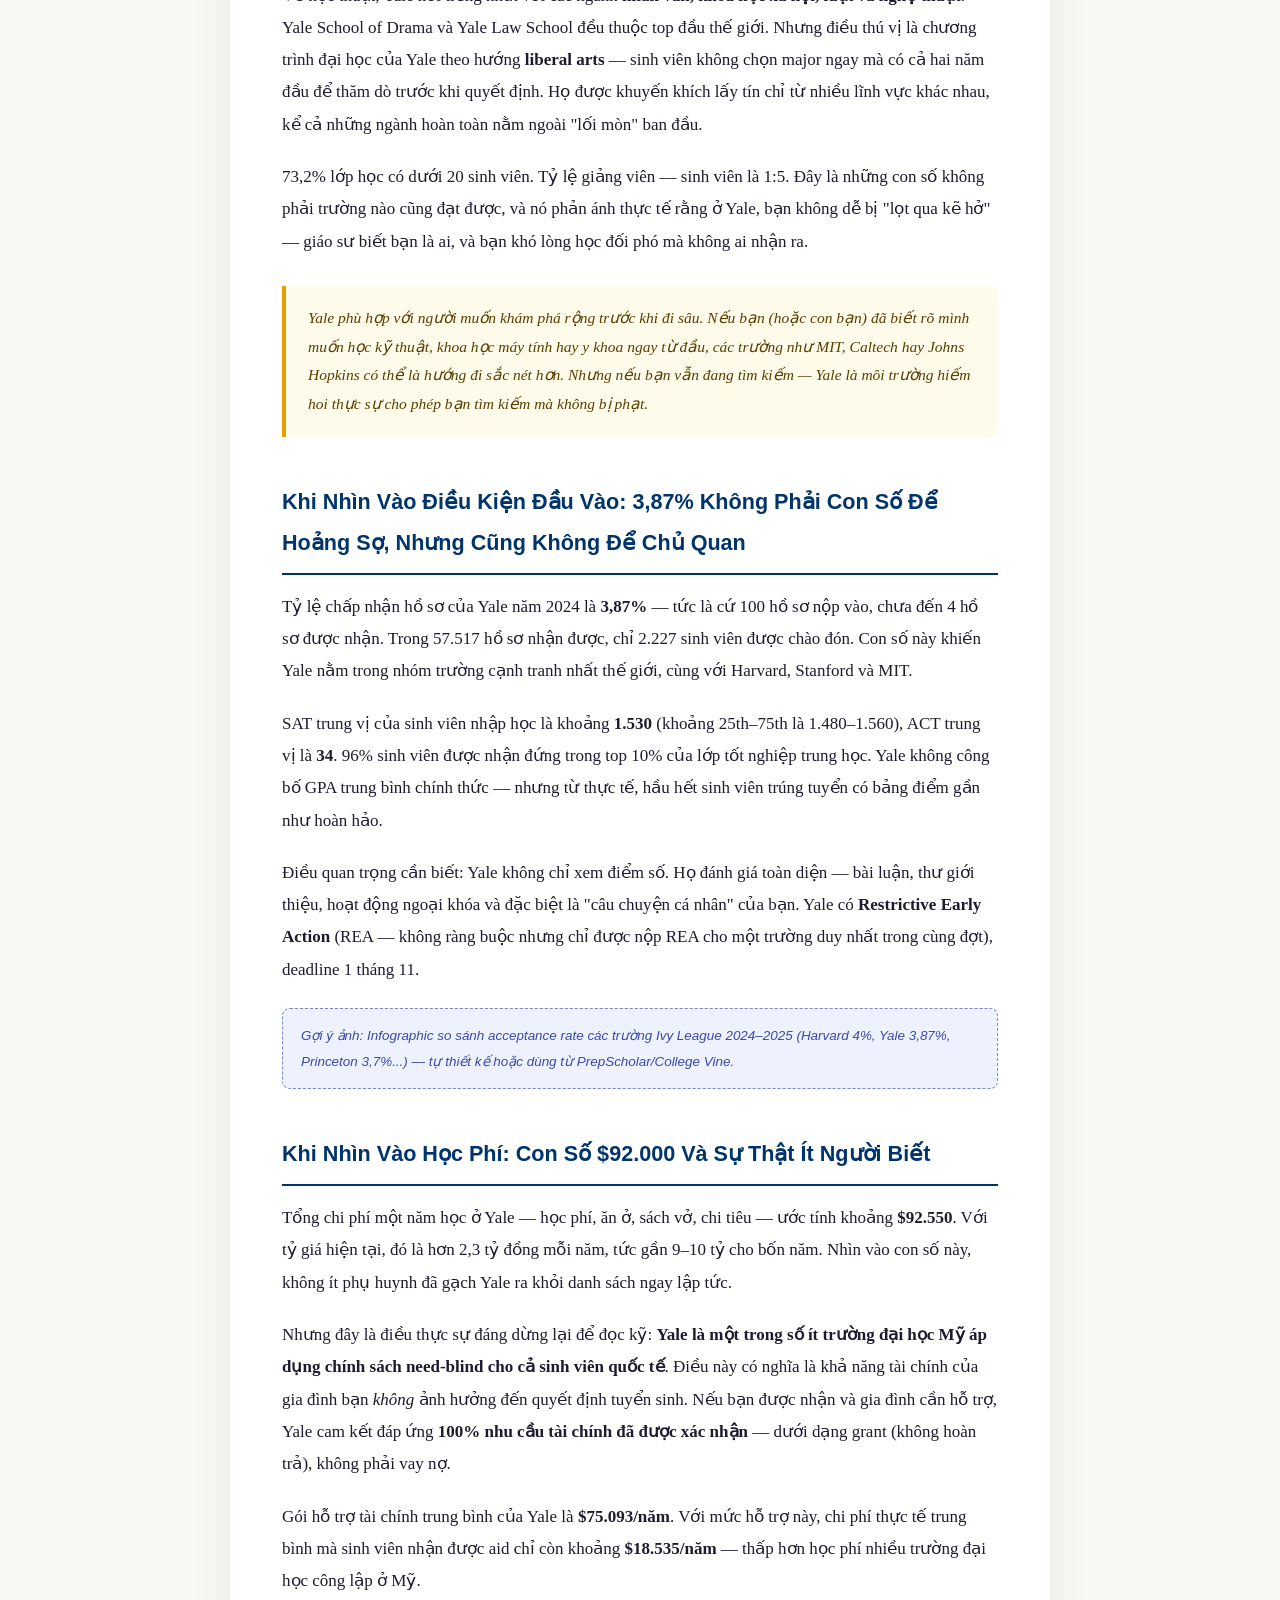
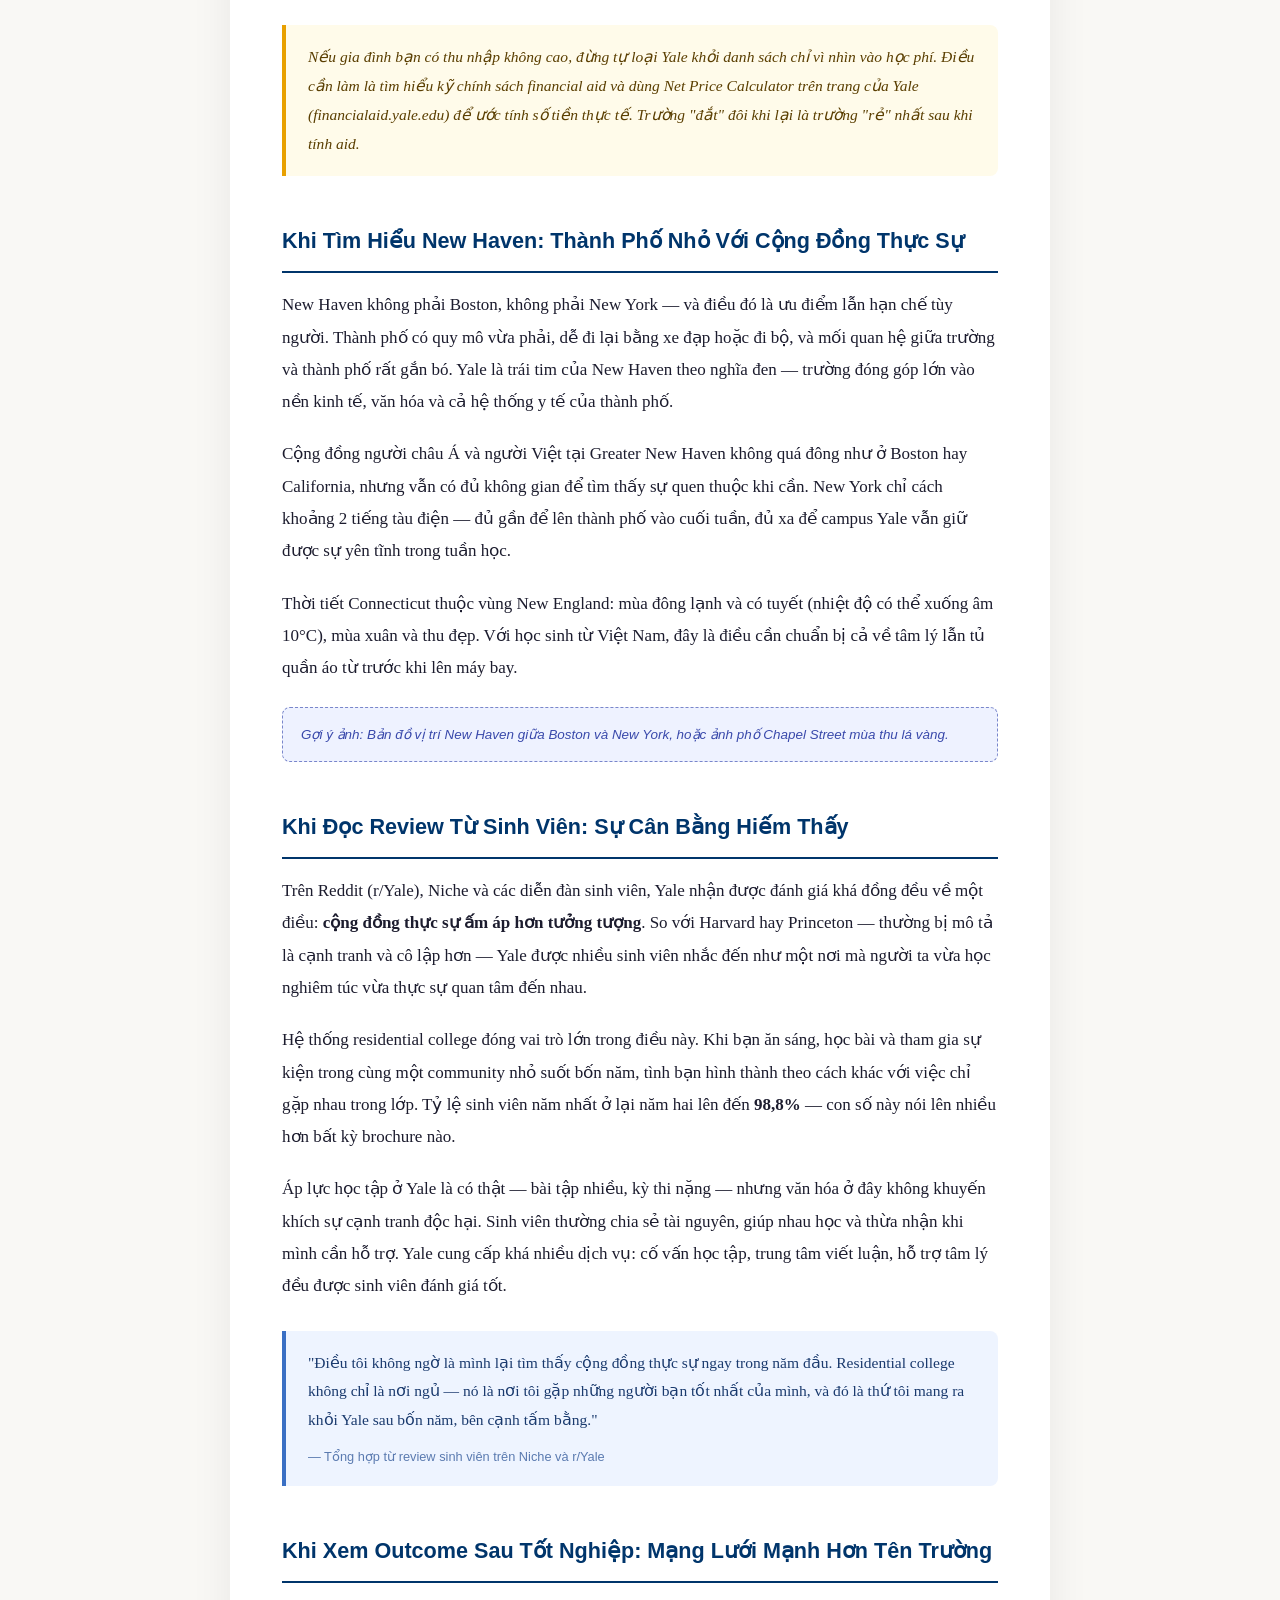
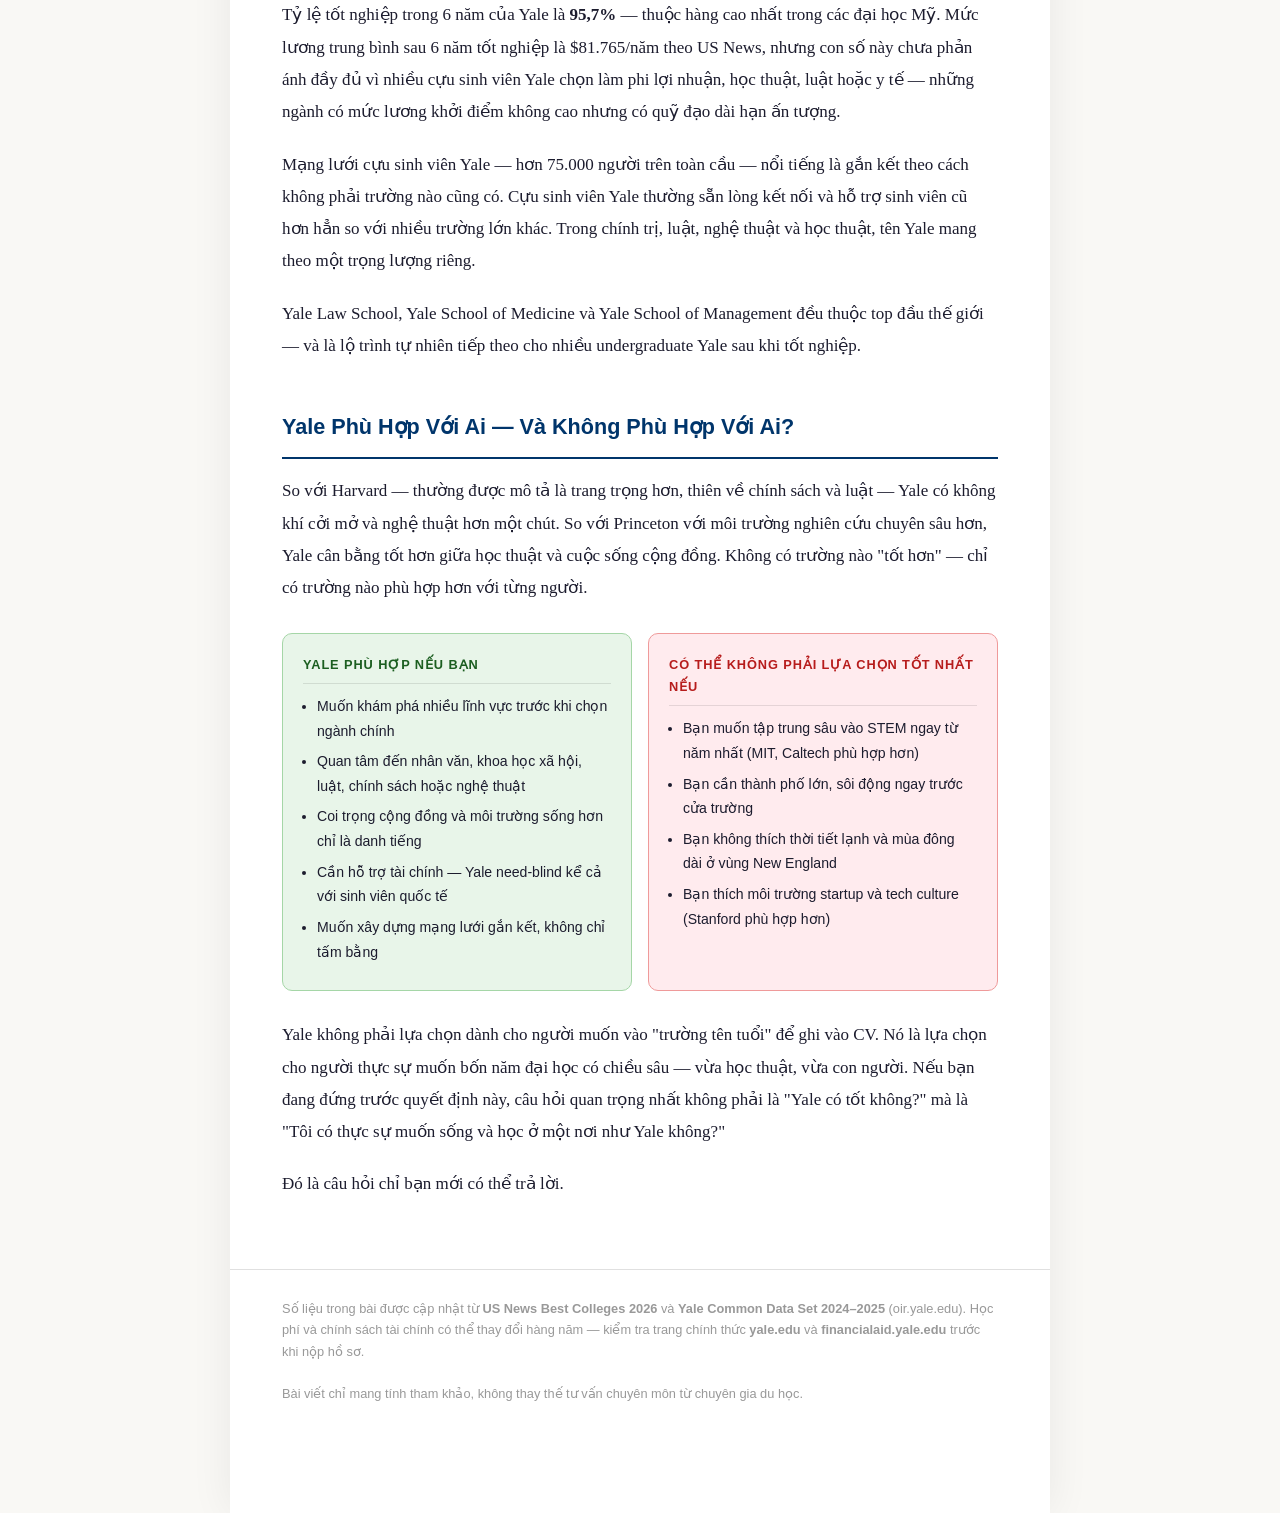
<file: output/yale-university-review.html>
<!DOCTYPE html>
<html lang="vi">
<head>
  <meta charset="UTF-8" />
  <meta name="viewport" content="width=device-width, initial-scale=1.0" />

  <!-- SEO -->
  <title>Yale University Review – Học Phí, Điều Kiện Đầu Vào & Trải Nghiệm Du Học 2025</title>
  <meta name="description" content="Review chi tiết Yale University 2025: học phí $69.900, acceptance rate 3,87%, SAT 1480–1560, hỗ trợ tài chính 100% need-based kể cả sinh viên quốc tế. Phù hợp với ai? Đọc trước khi nộp hồ sơ." />
  <meta name="keywords" content="Yale University review du học, học phí Yale 2025, điều kiện vào Yale, Yale acceptance rate 2025, du học Yale có khó không" />
  <meta property="og:title" content="Yale University Review – Học Phí, Điều Kiện & Trải Nghiệm Du Học 2025" />
  <meta property="og:description" content="Review chi tiết Yale 2025 dành cho phụ huynh và học sinh tìm hiểu du học Mỹ." />
  <meta property="og:type" content="article" />

  <style>
    /* ── RESET & BASE ───────────────────────────────────────── */
    *, *::before, *::after { box-sizing: border-box; margin: 0; padding: 0; }

    body {
      font-family: 'Georgia', 'Times New Roman', serif;
      font-size: 17px;
      line-height: 1.9;
      color: #1c1c2e;
      background: #f9f8f5;
    }

    /* ── LAYOUT ─────────────────────────────────────────────── */
    .page-wrapper {
      max-width: 820px;
      margin: 0 auto;
      background: #fff;
      padding: 0 0 60px;
      box-shadow: 0 0 40px rgba(0,0,0,0.07);
    }

    /* ── HERO HEADER ────────────────────────────────────────── */
    .hero {
      background: linear-gradient(135deg, #00356b 0%, #0e4d8f 60%, #1a5fa8 100%);
      padding: 56px 52px 44px;
      color: #fff;
      position: relative;
      overflow: hidden;
    }
    .hero::after {
      content: '';
      position: absolute;
      right: -60px; top: -60px;
      width: 300px; height: 300px;
      border-radius: 50%;
      background: rgba(255,255,255,0.05);
    }

    .hero-eyebrow {
      font-family: 'Arial', sans-serif;
      font-size: 0.78rem;
      font-weight: 700;
      letter-spacing: 0.12em;
      text-transform: uppercase;
      color: #7fb3e8;
      margin-bottom: 14px;
    }

    .hero h1 {
      font-size: clamp(1.6rem, 3.5vw, 2.3rem);
      font-weight: 700;
      line-height: 1.25;
      color: #fff;
      margin-bottom: 20px;
      max-width: 680px;
    }

    .hero-meta {
      display: flex;
      flex-wrap: wrap;
      gap: 18px;
      font-family: 'Arial', sans-serif;
      font-size: 0.82rem;
      color: #b8d4f0;
      margin-top: 8px;
    }
    .hero-meta span::before { content: '— '; }

    /* ── ARTICLE BODY ───────────────────────────────────────── */
    .article-body {
      padding: 48px 52px;
    }

    /* ── INTRO PARAGRAPH ────────────────────────────────────── */
    .intro-paragraph {
      font-size: 1.08rem;
      line-height: 2;
      color: #2c2c3e;
      margin-bottom: 40px;
      padding-bottom: 36px;
      border-bottom: 1px solid #e8e8f0;
    }

    /* ── HEADINGS ───────────────────────────────────────────── */
    h2 {
      font-family: 'Arial', sans-serif;
      font-size: 1.35rem;
      font-weight: 700;
      color: #00356b;
      margin: 44px 0 16px;
      padding-bottom: 10px;
      border-bottom: 2px solid #00356b;
    }
    h3 {
      font-family: 'Arial', sans-serif;
      font-size: 1.05rem;
      font-weight: 700;
      color: #1a3a5c;
      margin: 28px 0 10px;
    }

    p { margin-bottom: 20px; }

    /* ── STATS TABLE ────────────────────────────────────────── */
    .stats-table {
      width: 100%;
      border-collapse: collapse;
      margin: 24px 0 32px;
      font-family: 'Arial', sans-serif;
      font-size: 0.9rem;
      border-radius: 10px;
      overflow: hidden;
      box-shadow: 0 2px 16px rgba(0,53,107,0.10);
    }
    .stats-table thead {
      background: #00356b;
      color: #fff;
    }
    .stats-table thead th {
      padding: 13px 18px;
      text-align: left;
      font-size: 0.78rem;
      font-weight: 700;
      letter-spacing: 0.08em;
      text-transform: uppercase;
    }
    .stats-table tbody tr:nth-child(even) { background: #f0f5fb; }
    .stats-table tbody tr:hover { background: #ddeaf7; transition: background 0.2s; }
    .stats-table td {
      padding: 12px 18px;
      border-bottom: 1px solid #dde6f0;
      vertical-align: middle;
    }
    .stats-table td:first-child {
      font-weight: 600;
      color: #00356b;
      width: 52%;
    }
    .stats-table .highlight-row td {
      background: #fff8e1;
      font-weight: 600;
    }
    .stats-source {
      font-family: 'Arial', sans-serif;
      font-size: 0.78rem;
      color: #888;
      margin-top: -20px;
      margin-bottom: 28px;
      font-style: italic;
    }

    /* ── CALLOUT ────────────────────────────────────────────── */
    .callout {
      background: #fffbea;
      border-left: 4px solid #e8a000;
      border-radius: 0 8px 8px 0;
      padding: 18px 22px;
      margin: 28px 0;
      font-style: italic;
      color: #5a3e00;
      font-size: 0.97rem;
      line-height: 1.85;
    }

    /* ── STUDENT QUOTE ──────────────────────────────────────── */
    .student-quote {
      background: #eef4ff;
      border-left: 4px solid #3a6fc4;
      border-radius: 0 8px 8px 0;
      padding: 18px 22px;
      margin: 28px 0;
      color: #1a3a6e;
      font-size: 0.97rem;
      line-height: 1.85;
    }
    .student-quote cite {
      display: block;
      margin-top: 10px;
      font-family: 'Arial', sans-serif;
      font-size: 0.80rem;
      color: #5a7ab0;
      font-style: normal;
    }

    /* ── IMAGE PLACEHOLDER ──────────────────────────────────── */
    .img-placeholder {
      background: #eef2ff;
      border: 1.5px dashed #7986cb;
      border-radius: 8px;
      padding: 14px 18px;
      margin: 22px 0;
      font-family: 'Arial', sans-serif;
      font-size: 0.84rem;
      color: #3949ab;
      font-style: italic;
    }

    /* ── FIT GRID ───────────────────────────────────────────── */
    .fit-grid {
      display: grid;
      grid-template-columns: 1fr 1fr;
      gap: 16px;
      margin: 28px 0;
    }
    .fit-box {
      border-radius: 10px;
      padding: 20px 20px;
      font-family: 'Arial', sans-serif;
      font-size: 0.88rem;
      line-height: 1.75;
    }
    .fit-box strong {
      display: block;
      font-size: 0.80rem;
      text-transform: uppercase;
      letter-spacing: 0.07em;
      margin-bottom: 10px;
      padding-bottom: 7px;
      border-bottom: 1px solid rgba(0,0,0,0.1);
    }
    .fit-box li { margin-left: 14px; margin-bottom: 6px; }
    .fit-box.yes { background: #e8f5e9; border: 1px solid #a5d6a7; }
    .fit-box.yes strong { color: #1b5e20; }
    .fit-box.no  { background: #ffebee; border: 1px solid #ef9a9a; }
    .fit-box.no  strong { color: #b71c1c; }

    /* ── FOOTER ─────────────────────────────────────────────── */
    .article-footer {
      padding: 28px 52px;
      border-top: 1px solid #e0e0e0;
      font-family: 'Arial', sans-serif;
      font-size: 0.80rem;
      color: #999;
      line-height: 1.7;
    }

    /* ── DOWNLOAD BAR ───────────────────────────────────────── */
    .download-bar {
      background: #f0f5fb;
      border-bottom: 1px solid #d0dce8;
      padding: 14px 52px;
      display: flex;
      gap: 12px;
      align-items: center;
      font-family: 'Arial', sans-serif;
      font-size: 0.84rem;
    }
    .download-bar a {
      background: #00356b;
      color: #fff;
      text-decoration: none;
      padding: 8px 18px;
      border-radius: 6px;
      font-weight: 600;
      font-size: 0.82rem;
      transition: background 0.2s;
    }
    .download-bar a:hover { background: #0e4d8f; }
    .download-bar a.pdf { background: #c62828; }
    .download-bar a.pdf:hover { background: #b71c1c; }
    .download-label { color: #555; }

    /* ── RESPONSIVE ─────────────────────────────────────────── */
    @media (max-width: 680px) {
      .hero { padding: 40px 24px 32px; }
      .article-body { padding: 32px 24px; }
      .download-bar { padding: 12px 24px; flex-wrap: wrap; }
      .article-footer { padding: 24px 24px; }
      .fit-grid { grid-template-columns: 1fr; }
      .stats-table { font-size: 0.82rem; }
      .stats-table td { padding: 10px 12px; }
    }

    /* ── PRINT / PDF ─────────────────────────────────────────── */
    @media print {
      body { background: #fff; font-size: 13pt; }
      .page-wrapper { box-shadow: none; max-width: 100%; }
      .download-bar { display: none; }
      .hero { -webkit-print-color-adjust: exact; print-color-adjust: exact; }
      .stats-table thead { -webkit-print-color-adjust: exact; print-color-adjust: exact; }
      .fit-box { -webkit-print-color-adjust: exact; print-color-adjust: exact; }
      h2 { page-break-after: avoid; }
      .stats-table { page-break-inside: avoid; }
    }
  </style>
</head>

<body>
<div class="page-wrapper">

  <!-- DOWNLOAD BAR -->
  <div class="download-bar">
    <span class="download-label">Tải bài viết:</span>
    <a href="yale-university-review.html" download>HTML</a>
    <a href="yale-university-review.pdf" class="pdf" download>PDF</a>
  </div>

  <!-- HERO -->
  <header class="hero">
    <div class="hero-eyebrow">Review Trường Đại Học Mỹ</div>
    <h1>Yale University – Ngôi Trường Cổ Kính Nhất Ivy League Có Thực Sự Phù Hợp Với Bạn?</h1>
    <div class="hero-meta">
      <span>Cập nhật: Tháng 4, 2025</span>
      <span>Nguồn: US News 2026, Yale Common Data Set 2024–2025</span>
      <span>Đọc: ~9 phút</span>
    </div>
  </header>

  <!-- BODY -->
  <div class="article-body">

    <!-- INTRO -->
    <p class="intro-paragraph">
      Mỗi lần lướt qua danh sách các trường Ivy League, có một cái tên cứ dừng lại lâu hơn những cái khác:
      <strong>Yale University</strong>. Không phải vì nó ồn ào hay liên tục xuất hiện trên mạng xã hội
      như Stanford, cũng không phải vì sự uy nghi gắn liền với tổng thống như Harvard. Yale hút người đọc
      theo một cách khác — lặng lẽ hơn, nhưng cũng chắc chắn hơn. Có gì đó ở ngôi trường được thành lập
      năm 1701 này khiến bạn muốn tìm hiểu thêm, dù chưa chắc biết tại sao.
    </p>
    <p class="intro-paragraph" style="margin-top:-28px;">
      Bài viết này là tổng hợp những gì tôi tìm thấy khi thực sự ngồi đọc kỹ về Yale — từ số liệu tuyển sinh
      đến cảm nhận của sinh viên, từ mức học phí đến câu hỏi thực tế nhất: <em>Yale có phải là nơi phù hợp
      với bạn — hay con bạn — không?</em>
    </p>

    <!-- STATS TABLE -->
    <h2>Thông Số Quan Trọng (Nguồn: US News 2026 &amp; Yale Common Data Set 2024–2025)</h2>

    <table class="stats-table">
      <thead>
        <tr><th>Chỉ số</th><th>Số liệu</th></tr>
      </thead>
      <tbody>
        <tr><td>Xếp hạng US News 2026</td><td>#1 National Universities</td></tr>
        <tr><td>Tổng số hồ sơ nộp (Fall 2024)</td><td>57.517 hồ sơ</td></tr>
        <tr><td>Số sinh viên được nhận</td><td>2.227 sinh viên</td></tr>
        <tr class="highlight-row"><td>Tỷ lệ nhận hồ sơ (Acceptance Rate)</td><td>3,87%</td></tr>
        <tr><td>Early Action (REA) deadline</td><td>1 tháng 11 — kết quả giữa tháng 12</td></tr>
        <tr><td>Regular Decision deadline</td><td>2 tháng 1 — kết quả cuối tháng 3</td></tr>
        <tr><td>SAT Composite (25th – 75th percentile)</td><td>1.480 – 1.560</td></tr>
        <tr><td>SAT Math (25th – 75th)</td><td>740 – 790</td></tr>
        <tr><td>ACT Composite (25th – 75th)</td><td>33 – 35</td></tr>
        <tr><td>% sinh viên trong top 10% lớp tốt nghiệp</td><td>96%</td></tr>
        <tr class="highlight-row"><td>Học phí (Tuition) 2024–2025</td><td>$69.900 / năm</td></tr>
        <tr><td>Ký túc xá &amp; ăn uống (Room &amp; Board)</td><td>$20.650 / năm</td></tr>
        <tr><td>Tổng chi phí ước tính (CoA)</td><td>~$92.550 / năm</td></tr>
        <tr class="highlight-row"><td>Chi phí thực sau hỗ trợ tài chính (TB)</td><td>$18.535 / năm</td></tr>
        <tr><td>Gói hỗ trợ need-based trung bình</td><td>$75.093 / năm</td></tr>
        <tr><td>Chính sách need-blind</td><td>Có — kể cả sinh viên quốc tế</td></tr>
        <tr><td>Quy mô sinh viên đại học</td><td>6.814</td></tr>
        <tr><td>Tỷ lệ giảng viên / sinh viên</td><td>1 : 5</td></tr>
        <tr><td>% lớp học dưới 20 sinh viên</td><td>73,2%</td></tr>
        <tr><td>Tỷ lệ sinh viên năm nhất ở lại năm hai</td><td>98,8%</td></tr>
        <tr><td>Tỷ lệ tốt nghiệp trong 6 năm</td><td>95,7%</td></tr>
        <tr><td>Lương trung bình sau 6 năm tốt nghiệp</td><td>$81.765 / năm</td></tr>
      </tbody>
    </table>
    <p class="stats-source">Nguồn: US News Best Colleges 2026, Yale Common Data Set 2024–2025, yale.edu</p>

    <!-- SECTION 1 -->
    <h2>Ấn Tượng Đầu Tiên: Cổ Kính Nhưng Không Lạnh Lẽo</h2>
    <p>
      Điều đầu tiên khiến tôi dừng lại khi xem ảnh campus Yale là kiến trúc. Những tòa nhà đá xám theo
      phong cách Gothic Revival — vòm cuốn, tháp nhọn, cửa sổ hoa văn — tạo ra cảm giác như đang bước vào
      một trường đại học trong tiểu thuyết cổ điển Anh. Nhưng bên trong, mọi thứ lại rất Mỹ và rất sống động.
    </p>
    <p>
      Yale nằm ở New Haven, Connecticut — một thành phố nhỏ cách New York khoảng 2 tiếng tàu điện. Không
      hoành tráng như Boston, không sầm uất như Manhattan, nhưng New Haven có cộng đồng riêng của nó:
      nhà hàng ẩm thực đa dạng (pizza New Haven thực ra rất nổi tiếng), chuỗi sự kiện văn hóa và một
      thành phố mà sự hiện diện của Yale thấm sâu vào từng góc phố.
    </p>
    <p>
      Với khoảng <strong>6.814 sinh viên đại học</strong>, Yale nhỏ hơn nhiều so với các trường công lớn
      ở Mỹ, nhưng lớn hơn các Liberal Arts College nhỏ như Williams hay Amherst. Đây là quy mô "vừa phải"
      — đủ lớn để có sự đa dạng, đủ nhỏ để cảm giác cộng đồng vẫn còn thực sự.
    </p>

    <div class="img-placeholder">
      Gợi ý ảnh: Harkness Tower hoặc Cross Campus nhìn từ trên cao — biểu tượng nhận ra ngay của Yale.
      Nguồn: Yale.edu / Unsplash / Getty Images.
    </div>

    <!-- SECTION 2 -->
    <h2>Khi Đọc Sâu Hơn Về Học Thuật: Residential College Và Cái Gọi Là "Yale Education"</h2>
    <p>
      Một trong những điểm khiến Yale khác biệt rõ nhất so với Harvard hay Princeton là hệ thống
      <strong>Residential College</strong>. Mỗi sinh viên được phân vào một trong 14 residential college
      ngay từ khi nhập học — không phải ký túc xá thông thường, mà là một cộng đồng nhỏ với phòng ăn
      riêng, thư viện riêng, sân riêng, và Head of College (một giáo sư sống ngay trong khuôn viên).
      Bạn sống ở đó suốt bốn năm, tham gia các sự kiện của college và xây dựng tình bạn theo cách rất
      khác với mô hình ký túc xá thông thường.
    </p>
    <p>
      Về học thuật, Yale nổi tiếng nhất với các ngành <strong>nhân văn, khoa học xã hội, luật và nghệ
      thuật</strong>. Yale School of Drama và Yale Law School đều thuộc top đầu thế giới. Nhưng điều
      thú vị là chương trình đại học của Yale theo hướng <strong>liberal arts</strong> — sinh viên không
      chọn major ngay mà có cả hai năm đầu để thăm dò trước khi quyết định. Họ được khuyến khích lấy
      tín chỉ từ nhiều lĩnh vực khác nhau, kể cả những ngành hoàn toàn nằm ngoài "lối mòn" ban đầu.
    </p>
    <p>
      73,2% lớp học có dưới 20 sinh viên. Tỷ lệ giảng viên — sinh viên là 1:5. Đây là những con số
      không phải trường nào cũng đạt được, và nó phản ánh thực tế rằng ở Yale, bạn không dễ bị "lọt
      qua kẽ hở" — giáo sư biết bạn là ai, và bạn khó lòng học đối phó mà không ai nhận ra.
    </p>

    <div class="callout">
      Yale phù hợp với người muốn khám phá rộng trước khi đi sâu. Nếu bạn (hoặc con bạn) đã biết rõ
      mình muốn học kỹ thuật, khoa học máy tính hay y khoa ngay từ đầu, các trường như MIT, Caltech
      hay Johns Hopkins có thể là hướng đi sắc nét hơn. Nhưng nếu bạn vẫn đang tìm kiếm — Yale là
      môi trường hiếm hoi thực sự cho phép bạn tìm kiếm mà không bị phạt.
    </div>

    <!-- SECTION 3 -->
    <h2>Khi Nhìn Vào Điều Kiện Đầu Vào: 3,87% Không Phải Con Số Để Hoảng Sợ, Nhưng Cũng Không Để Chủ Quan</h2>
    <p>
      Tỷ lệ chấp nhận hồ sơ của Yale năm 2024 là <strong>3,87%</strong> — tức là cứ 100 hồ sơ nộp vào,
      chưa đến 4 hồ sơ được nhận. Trong 57.517 hồ sơ nhận được, chỉ 2.227 sinh viên được chào đón. Con
      số này khiến Yale nằm trong nhóm trường cạnh tranh nhất thế giới, cùng với Harvard, Stanford và MIT.
    </p>
    <p>
      SAT trung vị của sinh viên nhập học là khoảng <strong>1.530</strong> (khoảng 25th–75th là 1.480–1.560),
      ACT trung vị là <strong>34</strong>. 96% sinh viên được nhận đứng trong top 10% của lớp tốt nghiệp
      trung học. Yale không công bố GPA trung bình chính thức — nhưng từ thực tế, hầu hết sinh viên
      trúng tuyển có bảng điểm gần như hoàn hảo.
    </p>
    <p>
      Điều quan trọng cần biết: Yale không chỉ xem điểm số. Họ đánh giá toàn diện — bài luận, thư
      giới thiệu, hoạt động ngoại khóa và đặc biệt là "câu chuyện cá nhân" của bạn. Yale có
      <strong>Restrictive Early Action</strong> (REA — không ràng buộc nhưng chỉ được nộp REA cho một
      trường duy nhất trong cùng đợt), deadline 1 tháng 11.
    </p>

    <div class="img-placeholder">
      Gợi ý ảnh: Infographic so sánh acceptance rate các trường Ivy League 2024–2025 (Harvard 4%,
      Yale 3,87%, Princeton 3,7%...) — tự thiết kế hoặc dùng từ PrepScholar/College Vine.
    </div>

    <!-- SECTION 4 -->
    <h2>Khi Nhìn Vào Học Phí: Con Số $92.000 Và Sự Thật Ít Người Biết</h2>
    <p>
      Tổng chi phí một năm học ở Yale — học phí, ăn ở, sách vở, chi tiêu — ước tính khoảng
      <strong>$92.550</strong>. Với tỷ giá hiện tại, đó là hơn 2,3 tỷ đồng mỗi năm, tức gần 9–10 tỷ
      cho bốn năm. Nhìn vào con số này, không ít phụ huynh đã gạch Yale ra khỏi danh sách ngay lập tức.
    </p>
    <p>
      Nhưng đây là điều thực sự đáng dừng lại để đọc kỹ: <strong>Yale là một trong số ít trường đại
      học Mỹ áp dụng chính sách need-blind cho cả sinh viên quốc tế</strong>. Điều này có nghĩa là
      khả năng tài chính của gia đình bạn <em>không</em> ảnh hưởng đến quyết định tuyển sinh. Nếu bạn
      được nhận và gia đình cần hỗ trợ, Yale cam kết đáp ứng <strong>100% nhu cầu tài chính đã được
      xác nhận</strong> — dưới dạng grant (không hoàn trả), không phải vay nợ.
    </p>
    <p>
      Gói hỗ trợ tài chính trung bình của Yale là <strong>$75.093/năm</strong>. Với mức hỗ trợ này,
      chi phí thực tế trung bình mà sinh viên nhận được aid chỉ còn khoảng <strong>$18.535/năm</strong>
      — thấp hơn học phí nhiều trường đại học công lập ở Mỹ.
    </p>

    <div class="callout">
      Nếu gia đình bạn có thu nhập không cao, đừng tự loại Yale khỏi danh sách chỉ vì nhìn vào học
      phí. Điều cần làm là tìm hiểu kỹ chính sách financial aid và dùng Net Price Calculator trên
      trang của Yale (financialaid.yale.edu) để ước tính số tiền thực tế. Trường "đắt" đôi khi lại là
      trường "rẻ" nhất sau khi tính aid.
    </div>

    <!-- SECTION 5 -->
    <h2>Khi Tìm Hiểu New Haven: Thành Phố Nhỏ Với Cộng Đồng Thực Sự</h2>
    <p>
      New Haven không phải Boston, không phải New York — và điều đó là ưu điểm lẫn hạn chế tùy người.
      Thành phố có quy mô vừa phải, dễ đi lại bằng xe đạp hoặc đi bộ, và mối quan hệ giữa trường và
      thành phố rất gắn bó. Yale là trái tim của New Haven theo nghĩa đen — trường đóng góp lớn vào
      nền kinh tế, văn hóa và cả hệ thống y tế của thành phố.
    </p>
    <p>
      Cộng đồng người châu Á và người Việt tại Greater New Haven không quá đông như ở Boston hay
      California, nhưng vẫn có đủ không gian để tìm thấy sự quen thuộc khi cần. New York chỉ cách
      khoảng 2 tiếng tàu điện — đủ gần để lên thành phố vào cuối tuần, đủ xa để campus Yale vẫn giữ
      được sự yên tĩnh trong tuần học.
    </p>
    <p>
      Thời tiết Connecticut thuộc vùng New England: mùa đông lạnh và có tuyết (nhiệt độ có thể xuống
      âm 10°C), mùa xuân và thu đẹp. Với học sinh từ Việt Nam, đây là điều cần chuẩn bị cả về tâm lý
      lẫn tủ quần áo từ trước khi lên máy bay.
    </p>

    <div class="img-placeholder">
      Gợi ý ảnh: Bản đồ vị trí New Haven giữa Boston và New York, hoặc ảnh phố Chapel Street
      mùa thu lá vàng.
    </div>

    <!-- SECTION 6 -->
    <h2>Khi Đọc Review Từ Sinh Viên: Sự Cân Bằng Hiếm Thấy</h2>
    <p>
      Trên Reddit (r/Yale), Niche và các diễn đàn sinh viên, Yale nhận được đánh giá khá đồng đều về
      một điều: <strong>cộng đồng thực sự ấm áp hơn tưởng tượng</strong>. So với Harvard hay Princeton
      — thường bị mô tả là cạnh tranh và cô lập hơn — Yale được nhiều sinh viên nhắc đến như một nơi
      mà người ta vừa học nghiêm túc vừa thực sự quan tâm đến nhau.
    </p>
    <p>
      Hệ thống residential college đóng vai trò lớn trong điều này. Khi bạn ăn sáng, học bài và tham
      gia sự kiện trong cùng một community nhỏ suốt bốn năm, tình bạn hình thành theo cách khác với
      việc chỉ gặp nhau trong lớp. Tỷ lệ sinh viên năm nhất ở lại năm hai lên đến <strong>98,8%</strong>
      — con số này nói lên nhiều hơn bất kỳ brochure nào.
    </p>
    <p>
      Áp lực học tập ở Yale là có thật — bài tập nhiều, kỳ thi nặng — nhưng văn hóa ở đây không
      khuyến khích sự cạnh tranh độc hại. Sinh viên thường chia sẻ tài nguyên, giúp nhau học và thừa
      nhận khi mình cần hỗ trợ. Yale cung cấp khá nhiều dịch vụ: cố vấn học tập, trung tâm viết
      luận, hỗ trợ tâm lý đều được sinh viên đánh giá tốt.
    </p>

    <div class="student-quote">
      "Điều tôi không ngờ là mình lại tìm thấy cộng đồng thực sự ngay trong năm đầu. Residential
      college không chỉ là nơi ngủ — nó là nơi tôi gặp những người bạn tốt nhất của mình, và đó là
      thứ tôi mang ra khỏi Yale sau bốn năm, bên cạnh tấm bằng."
      <cite>— Tổng hợp từ review sinh viên trên Niche và r/Yale</cite>
    </div>

    <!-- SECTION 7 -->
    <h2>Khi Xem Outcome Sau Tốt Nghiệp: Mạng Lưới Mạnh Hơn Tên Trường</h2>
    <p>
      Tỷ lệ tốt nghiệp trong 6 năm của Yale là <strong>95,7%</strong> — thuộc hàng cao nhất trong các
      đại học Mỹ. Mức lương trung bình sau 6 năm tốt nghiệp là $81.765/năm theo US News, nhưng con số
      này chưa phản ánh đầy đủ vì nhiều cựu sinh viên Yale chọn làm phi lợi nhuận, học thuật, luật
      hoặc y tế — những ngành có mức lương khởi điểm không cao nhưng có quỹ đạo dài hạn ấn tượng.
    </p>
    <p>
      Mạng lưới cựu sinh viên Yale — hơn 75.000 người trên toàn cầu — nổi tiếng là gắn kết theo cách
      không phải trường nào cũng có. Cựu sinh viên Yale thường sẵn lòng kết nối và hỗ trợ sinh viên
      cũ hơn hẳn so với nhiều trường lớn khác. Trong chính trị, luật, nghệ thuật và học thuật, tên
      Yale mang theo một trọng lượng riêng.
    </p>
    <p>
      Yale Law School, Yale School of Medicine và Yale School of Management đều thuộc top đầu thế giới
      — và là lộ trình tự nhiên tiếp theo cho nhiều undergraduate Yale sau khi tốt nghiệp.
    </p>

    <!-- FIT SECTION -->
    <h2>Yale Phù Hợp Với Ai — Và Không Phù Hợp Với Ai?</h2>
    <p>
      So với Harvard — thường được mô tả là trang trọng hơn, thiên về chính sách và luật — Yale có
      không khí cởi mở và nghệ thuật hơn một chút. So với Princeton với môi trường nghiên cứu chuyên
      sâu hơn, Yale cân bằng tốt hơn giữa học thuật và cuộc sống cộng đồng. Không có trường nào
      "tốt hơn" — chỉ có trường nào phù hợp hơn với từng người.
    </p>

    <div class="fit-grid">
      <div class="fit-box yes">
        <strong>Yale phù hợp nếu bạn</strong>
        <ul>
          <li>Muốn khám phá nhiều lĩnh vực trước khi chọn ngành chính</li>
          <li>Quan tâm đến nhân văn, khoa học xã hội, luật, chính sách hoặc nghệ thuật</li>
          <li>Coi trọng cộng đồng và môi trường sống hơn chỉ là danh tiếng</li>
          <li>Cần hỗ trợ tài chính — Yale need-blind kể cả với sinh viên quốc tế</li>
          <li>Muốn xây dựng mạng lưới gắn kết, không chỉ tấm bằng</li>
        </ul>
      </div>
      <div class="fit-box no">
        <strong>Có thể không phải lựa chọn tốt nhất nếu</strong>
        <ul>
          <li>Bạn muốn tập trung sâu vào STEM ngay từ năm nhất (MIT, Caltech phù hợp hơn)</li>
          <li>Bạn cần thành phố lớn, sôi động ngay trước cửa trường</li>
          <li>Bạn không thích thời tiết lạnh và mùa đông dài ở vùng New England</li>
          <li>Bạn thích môi trường startup và tech culture (Stanford phù hợp hơn)</li>
        </ul>
      </div>
    </div>

    <p>
      Yale không phải lựa chọn dành cho người muốn vào "trường tên tuổi" để ghi vào CV. Nó là lựa
      chọn cho người thực sự muốn bốn năm đại học có chiều sâu — vừa học thuật, vừa con người. Nếu
      bạn đang đứng trước quyết định này, câu hỏi quan trọng nhất không phải là "Yale có tốt không?"
      mà là "Tôi có thực sự muốn sống và học ở một nơi như Yale không?"
    </p>
    <p>
      Đó là câu hỏi chỉ bạn mới có thể trả lời.
    </p>

  </div><!-- /.article-body -->

  <!-- FOOTER -->
  <footer class="article-footer">
    <p>
      Số liệu trong bài được cập nhật từ <strong>US News Best Colleges 2026</strong> và
      <strong>Yale Common Data Set 2024–2025</strong> (oir.yale.edu). Học phí và chính sách tài chính
      có thể thay đổi hàng năm — kiểm tra trang chính thức <strong>yale.edu</strong> và
      <strong>financialaid.yale.edu</strong> trước khi nộp hồ sơ.
    </p>
    <p style="margin-top:10px;">
      Bài viết chỉ mang tính tham khảo, không thay thế tư vấn chuyên môn từ chuyên gia du học.
    </p>
  </footer>

</div><!-- /.page-wrapper -->
</body>
</html>
</file>
